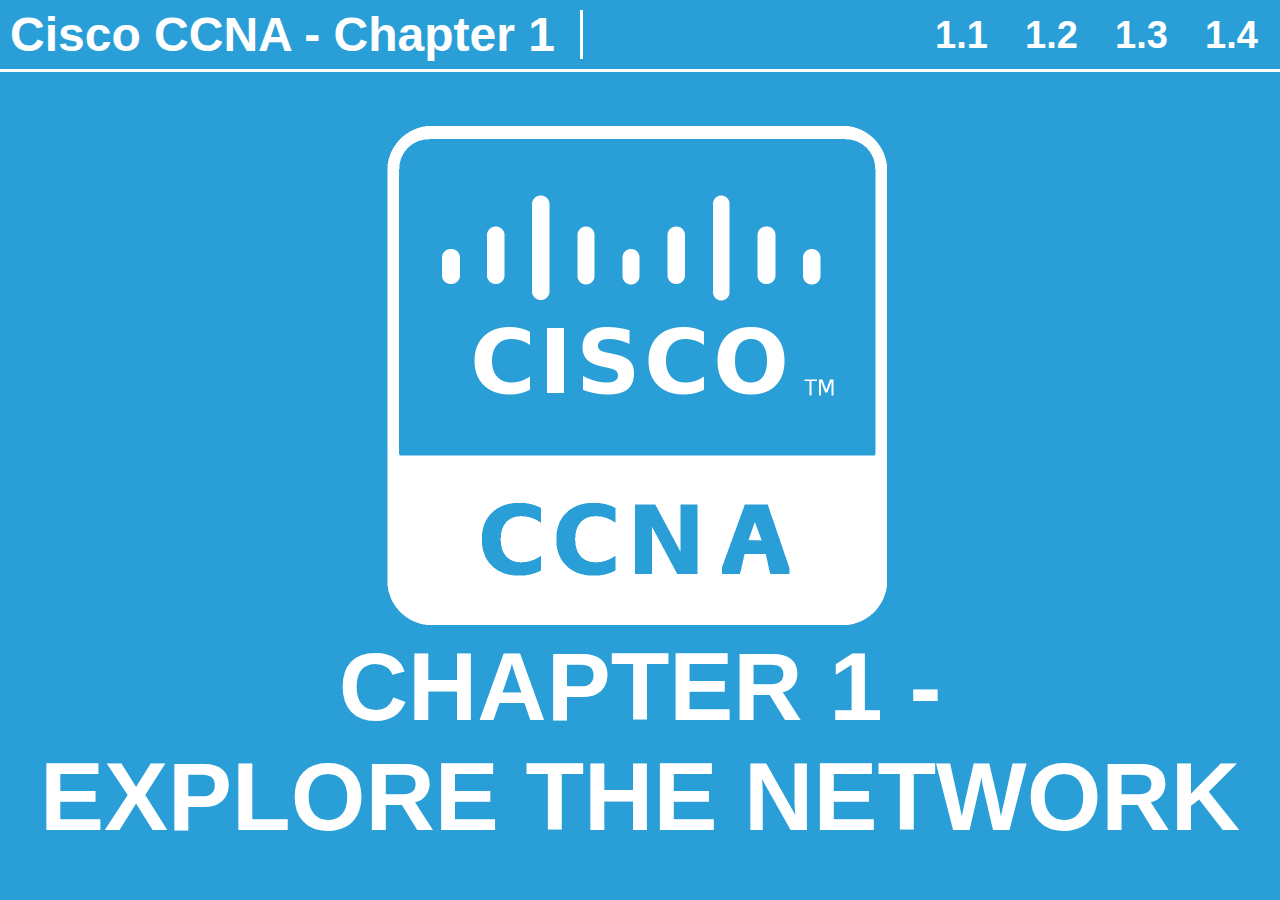
<file: CCNA_Chapter_1/index.html>
﻿<!DOCTYPE html>
<html>
<head>
    <title>Cisco CCNA - Chapter 1</title>
    <meta http-equiv="Content-Type" content="text/html; charset=utf-8">
    <meta name="viewport" content="width=device-width, initial-scale=1,maximum-scale=1, user-scalable=no">
    <link rel="stylesheet" href="css/columns.css" />
    <link rel="stylesheet" href="css/main.css" />
    <script src="js/jquery-1.11.3.min.js"></script>
    <script src="js/jquery.mobile.custom.js"></script>
    <script src="js/main.js"></script>
</head>
<body>
    <div class="navbar">
        <h1>Cisco CCNA - Chapter 1</h1>
        <div class="seperator"></div>
        <div class="side">
            <div data-target="4">1.4 - The Changing Network Environment</div>
            <div data-target="3">1.3 - The Network as a Platform</div>
            <div data-target="2">1.2 - LANs, WANs, and the Internet</div>
            <div data-target="1">1.1 - Globally Connected</div>
        </div>
    </div>
    <div id="slides">
		<div class="slide blue-layer" data-slide="32" data-chapter="5">
            <h2 class="title-heading center questions">Any Questions?</h2>
		</div>
        <!--
          End
          Patrick Chapter 1.4 The Changing Network Environment
        -->
		<div class="slide" data-slide="31" data-chapter="4">
            <h2 class="center title-heading">Includes the use of various protocols</h2>
            <div class="flex-container center">
                <ul>
                    <li>
                        IP
                    </li>
                    <li>
                        Open shortest Path first
                    </li>
                    <li>
                        Serial line interface protocol
                    </li>
					<li>
						Frame Relay, VLAN, Ethernet
					</li>
					<li>
						Access control lists (ACL)
					</li>
					<li>
						And others
					</li>
				</ul>
            </div>
        </div>

		<div class="slide" data-slide="30" data-chapter="4">
            <h2 class="center title-heading">CCNA Certification</h2>
            <div class="flex-12">
			<p class="sub-heading">Validates an individuals ability to:</p>
			</div>
                <ul>
                    <li>
                        Install
                    </li>
                    <li>
                        Configure
                    </li>
                    <li>
                        Operate
                    </li>
					<li>
						And troubleshoot
					</li>
					... Medium-sized route and switched networks
				</ul>
        </div>

		<div class="slide" data-slide="29" data-chapter="4">
      <div class="flex-container center">
        <div class="flex-5"></div>
        <div class="flex-10">
		      <img src="res/1.4/pyramide.png"/>
        </div>
        <div class="flex-3"></div>
      </div>
    </div>

		<div class="slide" data-slide="28" data-chapter="4">
            <h2 class="center title-heading">Cisco Network Architecture</h2>
            <div class="flex-container center">
                <ul>
                    <li>
                        Ensure the connection of any device
                    </li>
                    <li>
                        Cost efficiency
                    </li>
                    <li>
                        Improve network security, management and business processes
                    </li>
				</ul>
            </div>
        </div>




		<div class="slide" data-slide="27" data-chapter="4">
            <h2>Security Technology</h2>
            <div class="flex-container">
              <div class="flex-5">
                <!--<p class="sub-heading">The type depends on a few factors:</p>-->
                <ul>
                    <li>
                        Antivirus
                    </li>
                    <li>
                        Antispyware
                    </li>
                    <li>
                        Dedicated firewall systems
                    </li>
					<li>
						Access control lists (ACL)
					</li>
					<li>
						Intrusion prevention systems
					</li>
					<li>
						Virtual private networks
					</li>
                </ul>
              </div>
            <div class="flex-3">
              <img src="res/1.4/Security Solutions.png" />
            </div>
          </div>
        </div>

		<div class="slide" data-slide="26" data-chapter="4">
            <h2 class="center title-heading">Threats to Networks</h2>
                <ul>
                    <li>
                        Viruses, worms and trojan horses
                    </li>
                    <li>
                        Spyware and adware
                    </li>
                    <li>
                        Zero-day-attacks
                    </li>
					<li>
						Hacker attacks
					</li>
					<li>
						Denial of service Attacks
					</li>
					<li>
						Data Intersection and theft / Identity theft
					</li>
                </ul>

        </div>




		<div class="slide" data-slide="25" data-chapter="4">
            <h2>House Technology</h2>
            <div class="flex-container">
              <div class="flex-5">
                <!--<p class="sub-heading">The type depends on a few factors:</p>-->
                <ul>
                    <li>
                        Smart Home Technology
                    </li>
                    <li>
                        Powerline Technology
                    </li>
                    <li>
                        WISP Technology and WBS
                    </li>
                </ul>
              </div>
            <div class="flex-3">
              <img src="res/1.4/Housetechnology.png" />
            </div>
          </div>
        </div>





		<div class="slide" data-slide="24" data-chapter="4">
            <h2>New Trends</h2>
            <div class="flex-container">
              <div class="flex-5">
                <!--<p class="sub-heading">The type depends on a few factors:</p>-->
                <ul>
                    <li>
                        Bring Your Own Device
                    </li>
                    <li>
                        Online Collaboration
                    </li>
                    <li>
                        Video communications
                    </li>
                    <li>
                        Cloud computing
                    </li>
                </ul>
              </div>
            <div class="flex-3">
              <img src="res/1.4/New Trends.png" />
            </div>
          </div>
        </div>

        <div class="slide blue-layer" data-slide="23" data-chapter="4">
            <h2 class="title-heading center">Chapter 1.4 - The Changing Network Environment</h2>
            <div class="flex-container center">
                <ul class="title-list">
                    <li>New Trends</li>
                    <li>House Technologys</li>
                    <li>Threats to Networks</li>
                    <li>Security Technology</li>
                    <li>CCNA Certification</li>
                    <li>Includes the use of various protocols</li>
                </ul>
            </div>
        </div>

        <!--
          Start
          David Chapter 1.4 The Changing Network Environment
        -->

        <!--
          End
          Patrick Chapter 1.3 The Network as a Platform
        -->

        <div class="slide" data-slide="22" data-chapter="3">
            <h2>Reliable Network</h2>
            <div class="flex-container">
                <div class="flex-12">
                    <p class="sub-heading">Security</p>
                </div>
            </div>
            <div class="flex-container">
                <div class="flex-1"></div>
                <div class="flex-10">
                    <img src="res/1.3/security.jpg" />
                </div>
                <div class="flex-1"></div>
            </div>
        </div>
        <div class="slide" data-slide="21" data-chapter="3">
            <h2>Reliable Network</h2>
            <div class="flex-container">
                <div class="flex-12">
                    <p class="sub-heading">Quality of Service</p>
                </div>
            </div>
            <div class="flex-container">
                <div class="flex-1"></div>
                <div class="flex-10">
                    <img src="res/1.3/qos.jpg" />
                </div>
                <div class="flex-1"></div>
            </div>
        </div>
        <div class="slide" data-slide="20" data-chapter="3">
            <h2>Reliable Network</h2>
            <div class="flex-container">
                <div class="flex-12">
                    <p class="sub-heading">Scalability</p>
                </div>
            </div>
            <div class="flex-container">
                <div class="flex-1"></div>
                <div class="flex-10">
                    <img src="res/1.3/scalability.jpg" />
                </div>
                <div class="flex-1"></div>
            </div>
        </div>
        <div class="slide" data-slide="19" data-chapter="3">
            <h2>Reliable Network</h2>
            <div class="flex-container">
                <div class="flex-12">
                    <p class="sub-heading">Fault tolerance</p>
                </div>
            </div>
            <div class="flex-container">
                <div class="flex-1"></div>
                <div class="flex-10">
                    <img src="res/1.3/fault tolerance.jpg" />
                </div>
                <div class="flex-1"></div>
            </div>
        </div>
        <div class="slide" data-slide="18" data-chapter="3">
            <h2>Reliable Network</h2>
            <div class="flex-container">
                <div class="flex-12">
                    <p class="sub-heading">A Reliable Network consists of:</p>
                    <img src="res/1.3/reliable networks.jpg" />
                </div>
            </div>
        </div>
        <div class="slide" data-slide="17" data-chapter="3">
            <h2>Converged Networks</h2>
            <div class="flex-container">
                <div class="flex-6">
                    <p>Networks then (Multiple services - multiple networks)</p>
                    <img src="res/1.3/then.jpg" />
                </div>
                <div class="flex-6">
                    <p>Networks now (Multiple services - one network)</p>
                    <img src="res/1.3/now.jpg" />
                </div>
            </div>
        </div>
        <div class="slide blue-layer" data-slide="16" data-chapter="3">
            <h2 class="title-heading center">Chapter 1.3 - The Network as a Platform</h2>
            <div class="flex-container center">
                <ul class="title-list">
                    <li>
                        Converged Networks
                    </li>
                    <li>
                        Reliable Network
                    </li>
                </ul>
            </div>
        </div>

        <!--
          Start
          Patrick Chapter 1.3 The Network as a Platform
        -->

        <!--
          Lukas Chapter 1.2 Lans, WANs and the Internet
          End
        -->

        <div class="slide" data-slide="15" data-chapter="2">
            <h2>Local Area Network (LAN)</h2>
            <ul>
                <li>used for small geographical areas</li>
                <li>connects end devices in a limited area
                  <ul>
                    <li>school, office building, home, ...</li>
                  </ul>
                </li>
                <li>provide high speed bandwidth</li>
                <li>administrated by a single person or organisation</li>
            </ul>
            <h2>Wide Area Network (WAN)</h2>
            <ul>
                <li>used for wide geographical areas</li>
                <li>managed by ISPs</li>
                <li>interconnect LANs over wide geographical areas
                  <ul>
                    <li>cities, states, countries, ...</li>
                  </ul>
                </li>
            </ul>
        </div>
        <div class="slide" data-slide="14" data-chapter="2">
            <h2>Types of Networks</h2>
            <div class="flex-container">
              <div class="flex-5">
                <p class="sub-heading">The type depends on a few factors:</p>
                <ul>
                    <li>Size of the area that need to be covered</li>
                    <li>Number of users</li>
                    <li>Number and types of different services</li>
                    <li>Area of responsibility</li>
                </ul>
                <ul>
                    <li>Most common types
                      <ul>
                          <li>LAN</li>
                          <li>WAN</li>
                      </ul>
                    </li>
                </ul>
              </div>
            <div class="flex-3">
              <img src="res/1.2/lanwan.jpg" />
            </div>
          </div>
        </div>
        <div class="slide" data-slide="13" data-chapter="2">
            <h2>Topology diagrams</h2>
            <div class="flex-container">
                <div class="flex-6">
                  <ul>
                    <li>easy way to represent a network</li>
                    <li>plan of the network structure</li>
                  </ul>
                    <p class="sub-heading">Toloplogy diagrams:</p>
                    <ul>
                        <li>Physical topology diagram
                          <ul>
                            <li>physical location</li>
                          </ul>
                        </li>
                        <li>Logical topology diagram
                          <ul>
                            <li>devices, ports and adressing scheme</li>
                          </ul>
                        </li>
                    </ul>
                </div>
                <div class="flex-6">
                    <img src="res/1.2/topologies.jpg" />
                </div>
            </div>
        </div>
        <div class="slide" data-slide="12" data-chapter="2">
            <h2>Network Media</h2>
            <div class="flex-container">
              <div class="flex-6">
                <ul>
                  <li>medium that transmit the data</li>
                </ul>
                <p class="sub-heading">Today common methods:</p>
                <ul>
                    <li>Metallic wires within cables</li>
                    <li>Glass or plastic fibers</li>
                    <li>Wireless transmission</li>
                </ul>

                <p class="sub-heading">Criteria to choose the network media:</p>
                <ul>
                    <li>In which enviroment will the media be installed?</li>
                    <li>What is the amount of data at which it must be transmitted?</li>
                    <li>What are the costs of the media and installation?</li>
                    <li>What is the maximum distance?</li>
                </ul>
              </div>
              <div class="flex-2">
                <img src="res/1.2/cable-media.jpg" />
              </div>
            </div>
        </div>
        <div class="slide" data-slide="11" data-chapter="2">
            <h2>Intermediary Network Devices</h2>
            <ul>
                <li>connects end devices up to a network
                  <ul>
                    <li>individual network</li>
                  </ul>
                </li>
                <li>connects multiple individual networks
                  <ul>
                    <li>internetwork</li>
                  </ul>
                </li>
                <li>provide connectivity</li>
                <li>ensure that data flows across the network</li>
            </ul>
            <div class="flex-container">
                <div class="flex-6">
                    <img src="res/1.2/intermediary-devices.jpg" />
                </div>
            </div>
        </div>
        <div class="slide" data-slide="10" data-chapter="2">
            <h2>End Devices</h2>
            <ul>
                <li>two categories
                  <ul>
                    <li>source device</li>
                    <li>destination device</li>
                  </ul></li>
                <li>most poeple are familiar</li>
            </ul>
            <div class="flex-container">
                <div class="flex-8">
                    <img src="res/1.2/end-devices.jpg" />
                </div>
            </div>
        </div>
        <div class="slide" data-slide="9" data-chapter="2">
            <h2>Network Components</h2>
            <ul>
              <li>transmit data</li>
            </ul>

            <div class="flex-container">
                <div class="flex-4">
                    <p class="sub-heading">Devices:</p>
                    <ul>
                      <li>physical elements</li>
                      <li>called hardware</li>
                      <li>pc, switch, router, ...</li>
                    </ul>
                </div>
                <div class="flex-4">
                    <p class="sub-heading">Media:</p>
                    <ul>
                      <li>transmission medium</li>
                      <li>two technologies cable- and wireless media</li>
                    </ul>
                </div>
                <div class="flex-4">
                    <p class="sub-heading">Services:</p>
                    <ul>
                      <li>applications used of the network</li>
                      <li>email- or web hosting, ...</li>
                    </ul>
                </div>
            </div>
        </div>
        <div class="slide blue-layer" data-slide="8" data-chapter="2">
            <h2 class="center title-heading">Chapter 1.2 - LANs, WANs and the Internet</h2>
            <div class="flex-container center">
            <ul class="title-list">
                <li>Network Components</li>
                <li>End Devices</li>
                <li>Intermediary Network Devices</li>
                <li>Network Media</li>
                <li>Topology diagrams</li>
                <li>Types of Networks</li>
                <li>LAN and WAN</li>
            </ul>
          </div>
        </div>

        <!--
          Start
          Lukas Chapter 1.2 Lans, WANs and the Internet
        -->

        <!--
          Start
          Patrick Chapter 1.1 Globally Connected
        -->

        <div class="slide" data-slide="7" data-chapter="1">
            <h2>Providing Resources in a Network</h2>
            <p>In a Peer to Peer network a computer is server and client at the same time</p>
            <div class="flex-container">
                <div class="flex-6">
                    <p class="sub-heading">Advantages of Peer to Peer</p>
                    <ul>
                        <li>Easy to set up</li>
                        <li>Less complexity</li>
                        <li>Lower cost since network devices and dedicated servers may not be required</li>
                        <li>Can be used for simple tasks such as transferring files and sharing printers</li>
                    </ul>
                </div>
                <div class="flex-6">
                    <p class="sub-heading">Disadvantages of Peer to Peer</p>
                    <ul>
                        <li>No centralized administration</li>
                        <li>Not as secure</li>
                        <li>Not scalable</li>
                        <li>All devices may act as both clients and servers which can slow their performance</li>
                    </ul>
                </div>
            </div>
        </div>
        <div class="slide" data-slide="6" data-chapter="1">
            <h2>Providing Resources in a Network</h2>
            <div class="flex-container">
                <div class="flex-6">
                    <p>A Network consists of servers and clients</p>
                    <p class="sub-heading">Server:</p>
                    <ul>
                        <li>Computers with software to provide information</li>
                    </ul>
                    <p class="sub-heading">Client:</p>
                    <ul>
                        <li>Computers with software that enable them to request display things obtained from the server</li>
                    </ul>
                </div>
                <div class="flex-6">
                    <p class="sub-heading">A network could look like this:</p>
                    <img src="res/1.1/Network.jpg" />
                </div>
            </div>
        </div>
        <div class="slide" data-slide="5" data-chapter="1">
            <h2>Providing Resources in a Network</h2>
            <p class="sub-heading">There are many networks in many different sizes:</p>
            <div class="flex-container">
                <div class="flex-3">
                    <img class="flex-3" src="res/1.1/Small home networks.jpg" />
                    <p>Small Home Networks</p>
                </div>
                <div class="flex-3">
                    <img class="flex-3" src="res/1.1/Office networks.jpg" />
                    <p>Small Office/Home Office Networks</p>
                </div>
                <div class="flex-3">
                    <img class="flex-3" src="res/1.1/Mediumlarge networks.jpg" />
                    <p>Medium to Large Networks</p>
                </div>
                <div class="flex-3">
                    <img class="flex-3" src="res/1.1/Worldwide Networks.jpg" />
                    <p>World Wide Networks</p>
                </div>
            </div>
        </div>
        <div class="slide" data-slide="4" data-chapter="1">
            <h2>Networking Today</h2>
            <ul>
                <li>Today communicating over networks is quite common</li>
                <li>15-20 years ago there was no internet</li>
                <li>Now it's possible to easily communicate with people all over the world</li>
                <li>
                    The way of learning changed:
                    <ul>
                        <li>Research without huge lexika</li>
                        <li>Easy access to newest information</li>
                        <li>Remote lessons</li>
                    </ul>
                </li>
                <li>
                    The way we work changed:
                    <ul>
                        <li>Further education online</li>
                        <li>You can work from home</li>
                    </ul>
                </li>
                <li>The way we play games changed</li>
            </ul>
        </div>
        <div class="slide blue-layer" data-slide="3" data-chapter="1">
            <h2 class="title-heading center">Chapter 1.1 - Globally Connected</h2>
            <div class="flex-container center">
                <ul class="title-list">
                    <li>
                        Networking Today
                    </li>
                    <li>
                        Providing Resources in a Network
                    </li>
                </ul>
            </div>
        </div>

        <!--
          Start
          Patrick Chapter 1.1 Globally Connected
        -->

        

        <div class="slide blue-layer" data-slide="2" data-chapter="0">
          <h2 class="title-heading center">Table of contents</h2>
          <div class="flex-container center">
              <ul class="title-list">
                  <li>Chapter 1.1 - Globally Connected</li>
                  <li>Chapter 1.2 - LANs, WANs, and the Internet</li>
                  <li>Chapter 1.3 - The Network as a Platform</li>
                  <li>Chapter 1.4 - The Changing Network Environment</li>
              </ul>
          </div>
        </div>
        <div class="slide blue-layer" data-slide="1" data-chapter="0">
            <h2 class="title-heading center questions"><a>http://SirPatagon.github.io</a></h2>
        </div>
        <div class="slide" data-slide="0" data-chapter="0">
            <div data-role="main" class="intro">
                <img src="res/titleLogoBest.png" />
                <h1>Chapter 1 -</h1>
                <h1>Explore the Network</h1>
            </div>
        </div>
    </div>

</body>
</html>
</file>
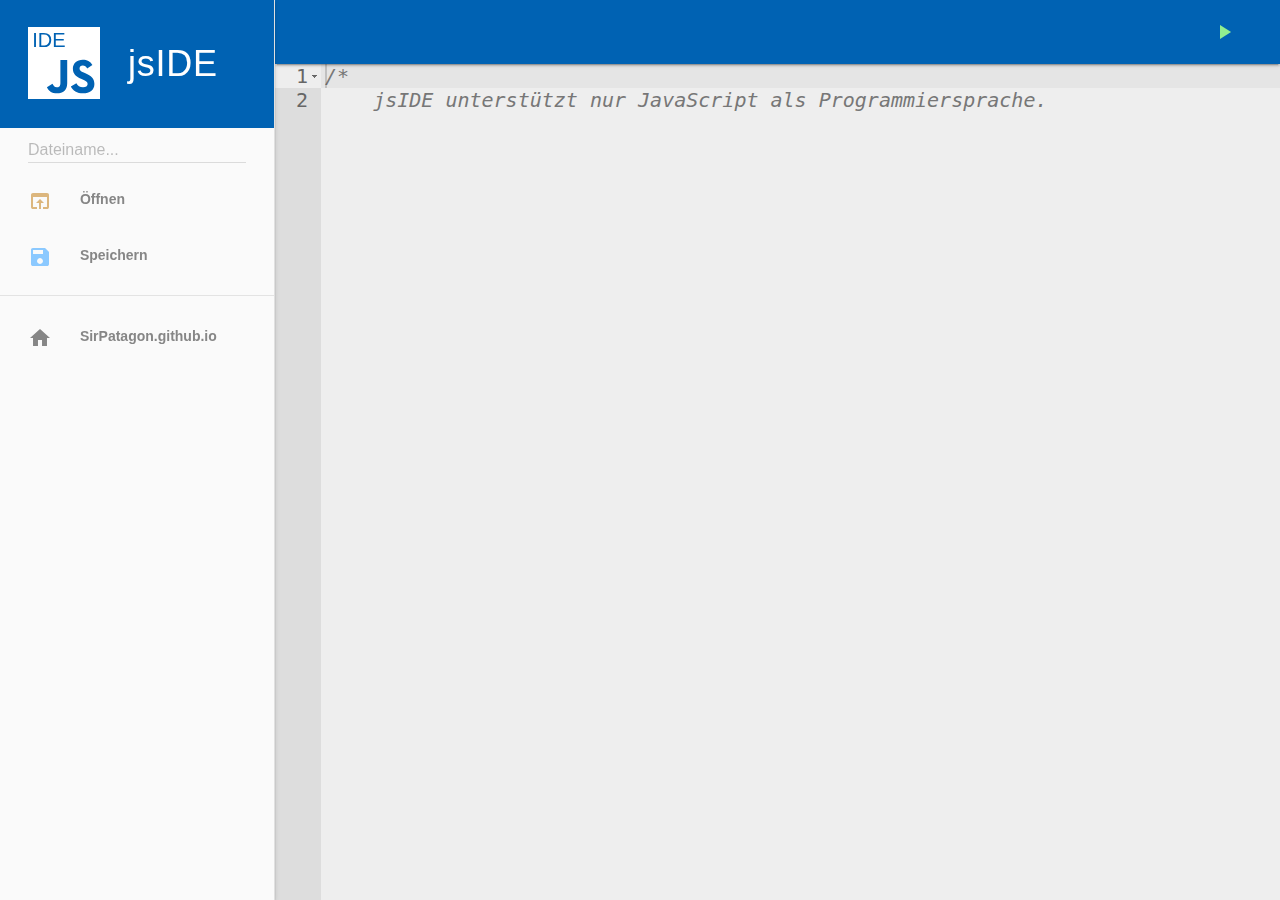
<file: jsIDE/index.html>
﻿<!DOCTYPE html>
<html>
<head>
    <link rel="stylesheet" href="../CSS/normalize.css" />
    <link rel="stylesheet" href="../MaterialDesign/material.min.css" />
    <link rel="stylesheet" href="../CSS/MaterialDesignOverrides.css" />
    <link rel="stylesheet" href="./style/base.css" />
    <script src="../MaterialDesign/material.min.js"></script>
    <script src="../JavaScript/jquery-3.1.1.min.js"></script>
    <script src="./3rd_party/Ace/ace.js" type="text/javascript" charset="utf-8"></script>
    <script src="./js/init.js"></script>
    <script src="./js/events.js"></script>
    <link rel="stylesheet" href="https://fonts.googleapis.com/icon?family=Material+Icons" />
    <meta name="viewport" content="width=device-width, initial-scale=1.0">
    <meta http-equiv="Content-Type" content="text/html; charset=utf-8">
</head>
<body>
    <div class="mdl-layout mdl-js-layout mdl-layout--fixed-drawer mdl-layout--fixed-header">

        <!--Navbar-->
        <header class="mdl-layout__header">
            <div class="mdl-layout__header-row">
                <!-- Title -->
                <span class="mdl-layout-title">
                    jsIDE
                </span>

                <!-- Launch Button -->
                <div class="mdl-layout-spacer"></div>
                <button id="btOpenConsole" class="mdl-button mdl-js-button mdl-js-ripple-effect mdl-button--icon">
                    <i class="material-icons" style="color:lightgreen;">play_arrow</i>
                </button>
            </div>
        </header>

        <!--Sidebar-->
        <div class="mdl-layout__drawer">
            <span class="mdl-layout-title">
                <img src="../Resources/Other/SVG/jsIDE.svg" />
                jsIDE
            </span>
            <nav class="mdl-navigation">
                <div class="mdl-textfield js-filename mdl-js-textfield">
                    <input class="mdl-textfield__input" type="text" id="tbFileName">
                    <label class="mdl-textfield__label" for="sample1">Dateiname...</label>
                </div>
                <a id="aOpenFile" class="mdl-navigation__link mdl-js-ripple-effect" href="#">
                    <span class="mdl-ripple"></span>
                    <i class="material-icons" style="color: #D7AC6A;">open_in_browser</i>
                    <span>Öffnen</span>
                    <input type="file" id="openFileDlg" hidden="hidden" accept="application/javascript"/>
                </a>
                <a id="aSaveFile" class="mdl-navigation__link mdl-js-ripple-effect" href="#">
                    <span class="mdl-ripple"></span>
                    <i class="material-icons" style="color: #7AC1FF;">save</i>
                    <span>Speichern</span>
                </a>
                <div class="mdl-navigation__separator"></div>
                <a class="mdl-navigation__link mdl-js-ripple-effect" href="../index.html">
                    <span class="mdl-ripple"></span>
                    <i class="material-icons">home</i>
                    <span>SirPatagon.github.io</span>
                </a>
            </nav>
        </div>

        <!--Content-->
        <main class="mdl-layout__content">
            <div class="page-content">
                <div id="editor">/*
    jsIDE unterstützt nur JavaScript als Programmiersprache.
    Installiert ist zusätzlich jQuery 3.1.1.

    Funktionen:
        main() -> Wird als allererstes aufgerufen
        write(str) -> Gibt Text aus
        writeln(str) -> Gibt Text aus und fügt eine neue Zeile hinzu
        readln(title) -> Fordert den User zur Eingabe auf. Gibt Eingabe zurück.
        clr() -> Löscht den Bildschirminhalt.
*/

function main() {
    writeln("Willkommen bei jsIDE!\n");
    var name = readln("Wie heißt du?");
    writeln("\nHallo, " + name + "!");
}</div>
            </div>
        </main>
    </div>

    <!--Konsole-->
    <div id="Console" class="mdl-layout mdl-js-layout mdl-layout--fixed-header">

        <header class="mdl-layout__header">
            <div class="mdl-layout__header-row">
                <div aria-expanded="false" id="btCloseConsole" role="button" tabindex="0" class="mdl-layout__drawer-button" data-vivaldi-spatnav-clickable="1"><i class="material-icons">arrow_back</i></div>
                <!-- Title -->
                <span class="mdl-layout-title console-title">Konsole</span>
            </div>
        </header>

        <main class="mdl-layout__content">
            <div class="page-content">
                <div class="console-core">
                    jsIDE [Version 0.2]<br />
                </div>
            </div>
        </main>
    </div>
</body>
</html>
</file>
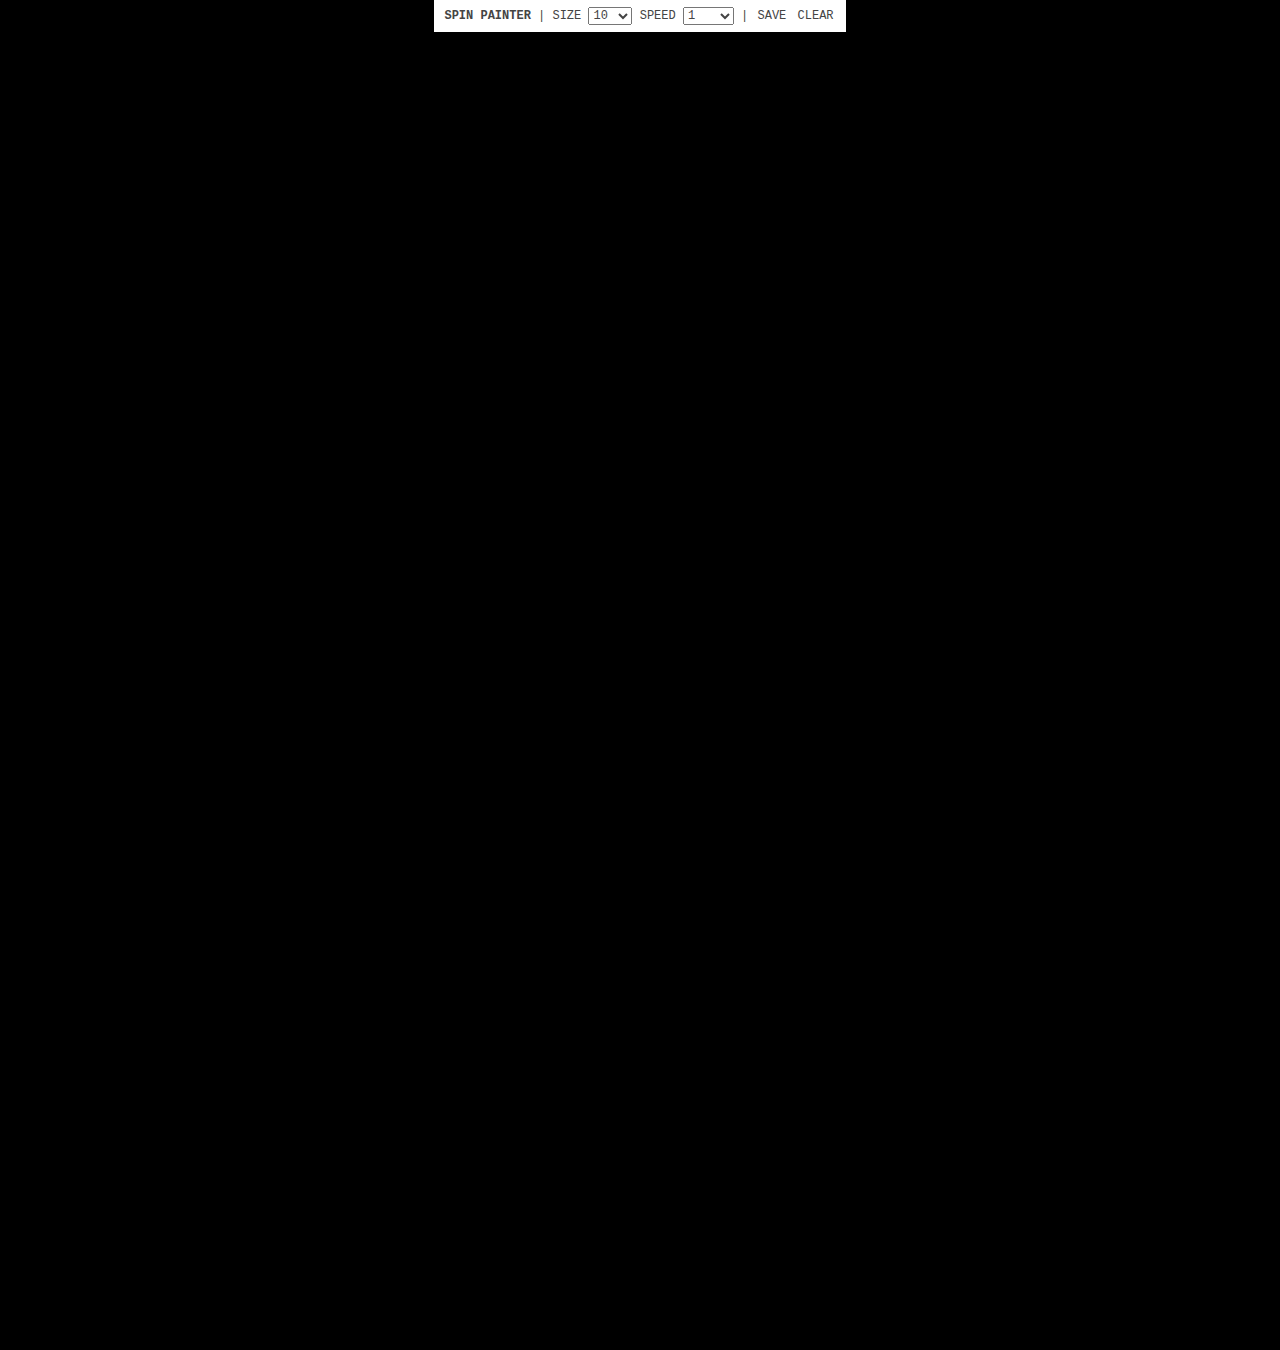
<file: Spin Painter/index.html>
﻿<!-- saved from url=(0045)http://mrdoob.com/lab/javascript/spinpainter/ -->
<html>
<head>
    <meta http-equiv="Content-Type" content="text/html; charset=UTF-8">
    <meta name="viewport" content="width=device-width, user-scalable=no, minimum-scale=1.0, maximum-scale=1.0">
    <title>Spin Painter</title>
    <style>
        * {
            color: #444;
            font-family: Monospace;
            font-size: 12px;
        }

        body {
            margin: 0;
            background: #000;
            overflow: hidden;
        }

        button {
            border: 0;
            padding: 2px;
            background: transparent;
            text-transform: uppercase;
            cursor: pointer;
            outline: 0;
        }

            button:hover {
                text-decoration: underline;
            }

        #canvas {
            position: absolute;
            cursor: crosshair;
        }

        #header {
            position: absolute;
            width: 100%;
            text-align: center;
        }

        #menu {
            display: inline-block;
            padding: 7px 10px;
            background-color: #fff;
            text-transform: uppercase;
        }

        @media all and ( max-width: 450px ) {
            #title {
                display: none;
            }
        }
    </style>
</head>
<body>
    <canvas id="canvas" width="3776" height="1902" style="left: -944px; top: -475.5px;"></canvas>
    <div id="header">
        <div id="menu">
            <span id="title"><strong>Spin Painter</strong> | </span>
            Size
            <select onchange="setSize( this.value )">
                <option>1</option>
                <option>5</option>
                <option selected="">10</option>
                <option>50</option>
                <option>100</option>
            </select>
            Speed
            <select onchange="setSpeed( this.value )">
                <!--option>1</option>
                <option>10</option>
                <option selected="">20</option>
                <option>40</option>
                <option>80</option>
                <option>100</option>
                <option>200</option-->
		<option>1</option>
		<option>2</option>
		<option>4</option>
		<option>8</option>
		<option>16</option>
		<option>32</option>
		<option>64</option>
		<option>128</option>
		<option>256</option>
		<option>512</option>
		<option>1024</option>
		<option>2048</option>
            </select>
            |
            <button onclick="saveCanvas()">Save</button>
            <button onclick="clearCanvas()">Clear</button>
        </div>
    </div>
    <script>

        var width = window.innerWidth * 2;
        var height = window.innerHeight * 2;

        var canvas = document.getElementById('canvas');
        canvas.width = width;
        canvas.height = height;
        canvas.style.left = (window.innerWidth - canvas.width) / 2;
        canvas.style.top = (window.innerHeight - canvas.height) / 2;

        var context = canvas.getContext('2d');

        var size = 10, speed = 0.2;

        var rectangle = canvas.getBoundingClientRect();
        var touches = [];

        //

        document.addEventListener('mousemove', function (event) {

            if (touches.length) touches = [event];

        });

        canvas.addEventListener('mousedown', function (event) {

            event.preventDefault();

            touches = [event];

        });

        canvas.addEventListener('mouseup', function (event) {

            touches = [];

        });

        canvas.addEventListener('touchstart', function (event) {

            event.preventDefault();

            touches = event.touches;

        });

        canvas.addEventListener('touchmove', function (event) {

            event.preventDefault();

            touches = event.touches;

        });

        canvas.addEventListener('touchend', function (event) {

            event.preventDefault();

            touches = event.touches;

        });

        //

        function setSize(value) {

            size = value;

        }

        function setSpeed(value) {

            speed = value / 100;

        }

        function saveCanvas() {

            var canvas2 = document.createElement('canvas');
            canvas2.width = width;
            canvas2.height = height;

            var context2 = canvas2.getContext('2d');
            context2.fillStyle = 'black';
            context2.fillRect(0, 0, width, height);
            context2.drawImage(canvas, 0, 0);

            var link = document.createElement('a');
            link.href = canvas2.toDataURL();
            link.download = 'image.png';
            link.target = '_blank';
            link.click();

        }

        function clearCanvas() {

            context.clearRect(0, 0, width, height);

        }

        //

        function rand() {

            return Math.floor(Math.random() * 255/* * 255*/);

        }

        function animate() {

            requestAnimationFrame(animate);

            //

            for (var i = 0; i < touches.length; i++) {

                var touch = touches[i];

                var x = touch.clientX - rectangle.left;
                var y = touch.clientY - rectangle.top;

                context.beginPath();
                context.arc(x, y, size, 0, Math.PI * 2);

                //context.fillStyle = 'rgb(' + [rand(), rand(), rand()].toString() + ')';
                //context.fillStyle = 'rgba(' + [rand(), rand(), rand(), rand()].toString() + ')';
                switch (rand() % 4) {
                    case 0:
                        context.fillStyle = 'red';
                        break;
                    case 1:
                        context.fillStyle = 'blue';
                        break;
                    case 2:
                        context.fillStyle = 'green';
                        break;
                    case 3:
                        context.fillStyle = 'yellow';
                        break;
                    default:
                        break;
                }

                context.fill();

            }

            context.save();
            context.translate(width / 2, height / 2);
            context.rotate(speed);
            context.drawImage(canvas, -width / 2, -height / 2);
            context.restore();

        }

        requestAnimationFrame(animate);

    </script>

</body>
</html>
</file>
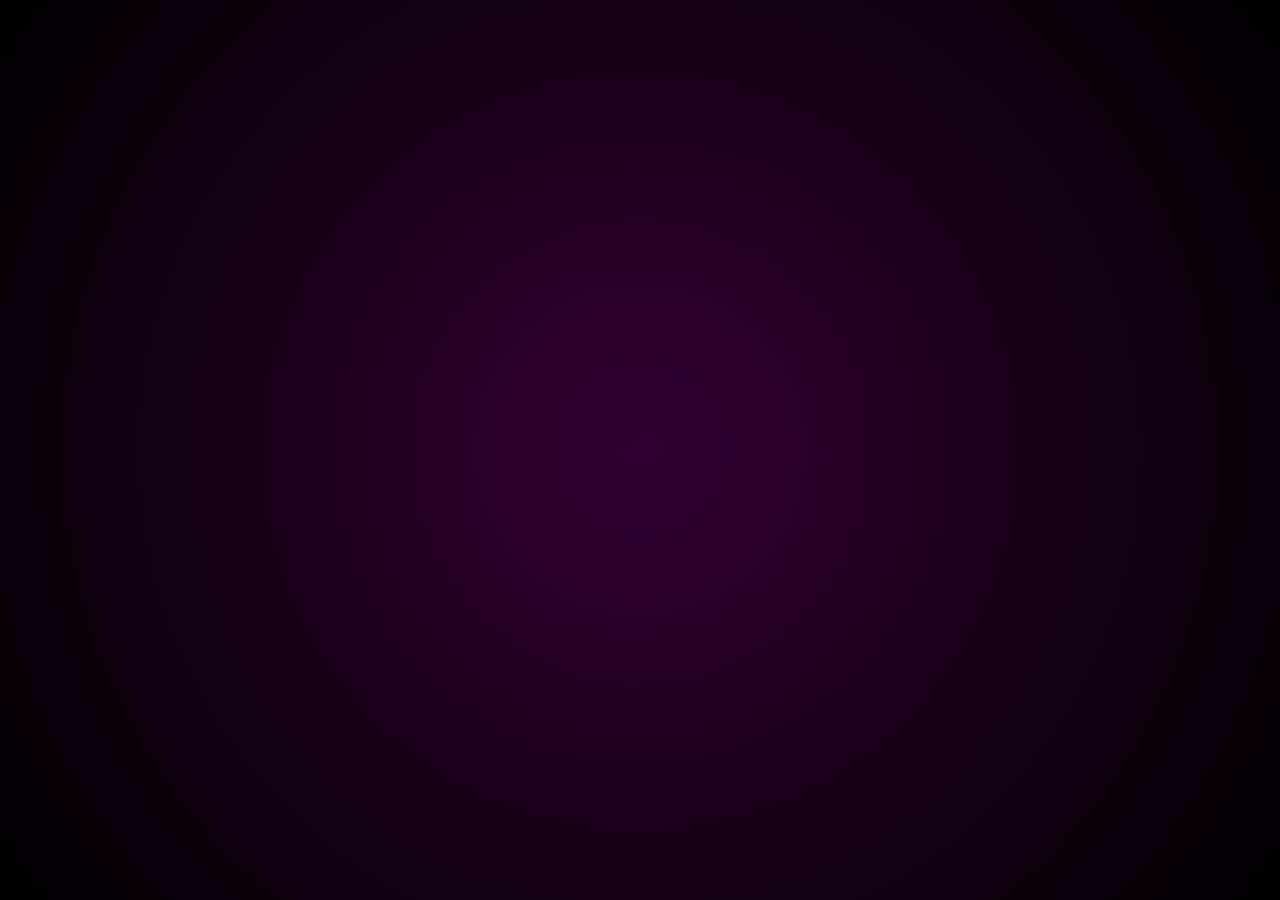
<file: WIP/index.html>
<!doctype html><html lang=""><head><meta charset="utf-8"><meta http-equiv="X-UA-Compatible" content="IE=edge"><meta name="viewport" content="width=device-width,initial-scale=1"><link rel="icon" href="/WIP/favicon.ico"><title>sirpatagon.net</title><script defer="defer" src="/WIP/js/chunk-vendors.f8dfa16a.js"></script><script defer="defer" src="/WIP/js/app.caedcf9e.js"></script><link href="/WIP/css/app.53808f9b.css" rel="stylesheet"></head><body><noscript><strong>We're sorry but sirpatagon.net doesn't work properly without JavaScript enabled. Please enable it to continue.</strong></noscript><div id="app"></div></body></html>
</file>
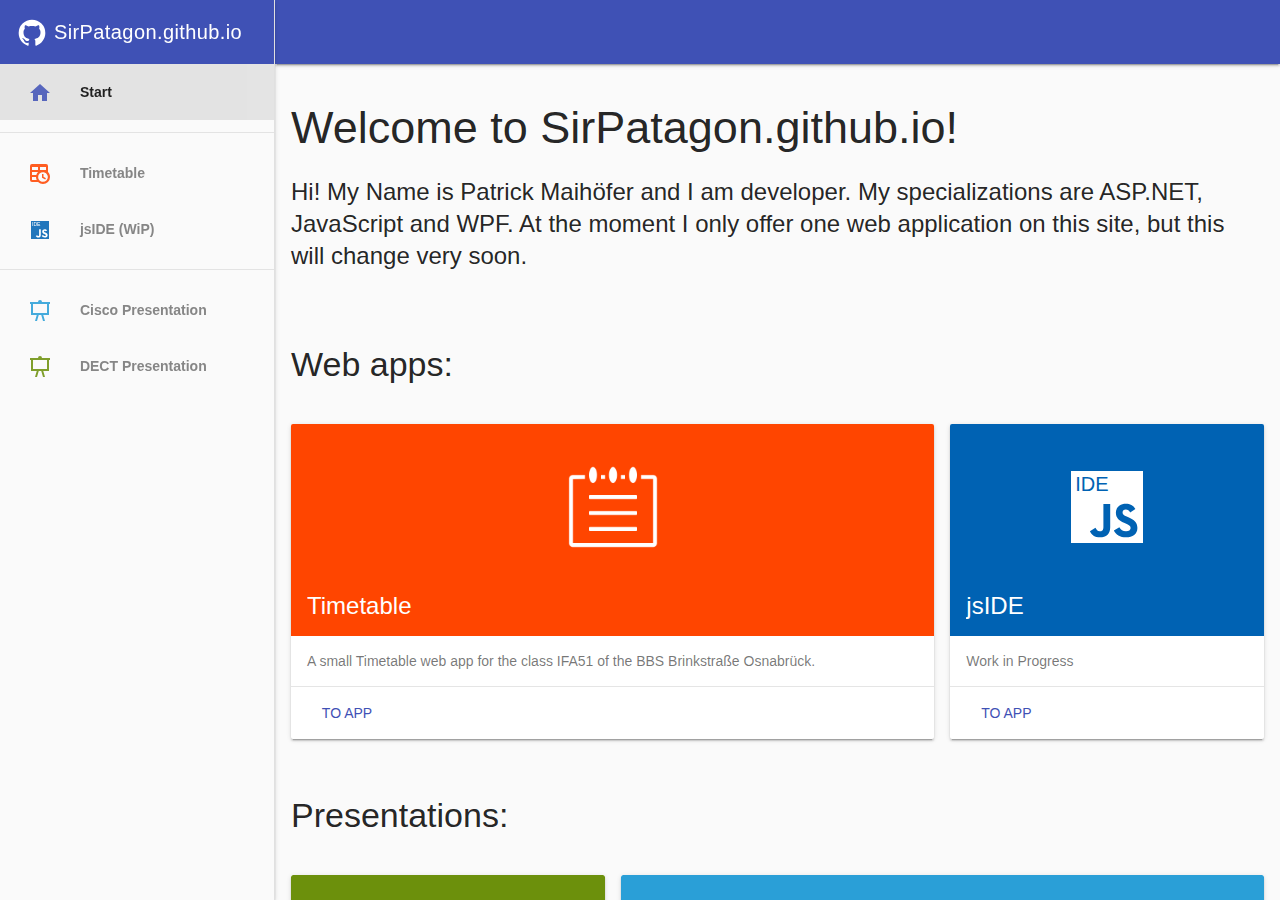
<file: index - Kopie.html>
﻿<!DOCTYPE html>
<html>
<head>
    <link rel="stylesheet" href="./CSS/normalize.css" />
    <link rel="stylesheet" href="./MaterialDesign/material.min.css">
    <link rel="stylesheet" href="./CSS/MaterialDesignOverrides.css" />
    <link rel="stylesheet" href="./CSS/main.css" />
    <meta http-equiv="Content-Type" content="text/html; charset=utf-8">
    <script src="./MaterialDesign/material.min.js"></script>
    <script src="./JavaScript/jquery-3.1.1.min.js"></script>
    <script src="./lang/languages.js"></script>
    <link rel="stylesheet" href="https://fonts.googleapis.com/icon?family=Material+Icons">
    <meta name="viewport" content="width=device-width, initial-scale=1.0">
</head>
<body>
    <div class="mdl-layout mdl-js-layout mdl-layout--fixed-drawer mdl-layout--fixed-header">

        <!--Navbar-->
        <header class="mdl-layout__header">
            <div class="mdl-layout__header-row">
                <!-- Title -->
                <span class="mdl-layout-title" data-res="pageTitle">SirPatagon.github.io</span>
                <!-- Add spacer, to align navigation to the right -->
                <div class="mdl-layout-spacer"></div>
            </div>
        </header>

        <!--Sidebar-->
        <div class="mdl-layout__drawer">
            <span class="mdl-layout-title">
                <img src="Resources/ToolBarIcons/icon.svg" />
                <span data-res="pageTitle">SirPatagon.github.io</span>
            </span>
            <nav class="mdl-navigation">
                <a class="mdl-navigation__link mdl-js-ripple-effect mdl-navigation__link--current" href="">
                    <span class="mdl-ripple"></span>
                    <img src="Resources/ToolBarIcons/home.svg" />
                    <span data-res="navBarStart">Start</span>
                </a>
                <div class="mdl-navigation__separator"></div>
                <a class="mdl-navigation__link mdl-js-ripple-effect" href="Stundenplan/index.html">
                    <span class="mdl-ripple"></span>
                    <img src="Resources/ToolBarIcons/timetable.svg" />
                    <span data-res="timeTable">Stundenplan</span>
                </a>
                <a class="mdl-navigation__link mdl-js-ripple-effect" href="jsIDE/index.html">
                    <span class="mdl-ripple"></span>
                    <img src="Resources/ToolBarIcons/jsIDE.svg" />
                    <span data-res="navBarjsIDE">jsIDE (WiP)</span>
                </a>
                <div class="mdl-navigation__separator"></div>
                <a class="mdl-navigation__link mdl-js-ripple-effect" href="CCNA_Chapter_1/index.html">
                    <span class="mdl-ripple"></span>
                    <img src="Resources/ToolBarIcons/CCNA.svg" />
                    <span data-res="navBarCisco">Cisco Präsentation</span>
                </a>
                <a class="mdl-navigation__link mdl-js-ripple-effect" href="https://sway.com/kuuDM87vjZtbSRm8">
                    <span class="mdl-ripple"></span>
                    <img src="Resources/ToolBarIcons/DECT.svg" />
                    <span data-res="navBarDECT">DECT Präsentation</span>
                </a>

            </nav>
        </div>

        <!--Content-->
        <main class="mdl-layout__content">
            <div class="page-content">

                <!--Titel-->
                <div id="Titel" class="mdl-grid text-div">
                    <div class="mdl-cell mdl-cell--12-col">
                        <h2 data-res="welcomeText">Willkommen auf SirPatagon.<wbr />github.<wbr />io!</h2>
                        <h4 data-res="introText">
                            Hallo! Mein Name ist Patrick Maihöfer und ich bin Entwickler. 
                            Meine Spezialisierungen sind ASP.NET, JavaScript und WPF. 
                            Auf dieser Webseite biete ich zur Zeit nur eine Webanwendung an, 
                            was sich sehr bald ändern wird.
                        </h4>
                    </div>
                </div>

                <!--Webanwendungen-->
                <div id="Webanwendungen" class="mdl-grid text-div">
                    <div class="mdl-cell mdl-cell--12-col">
                        <h3 data-res="webApps">Webanwendungen:</h3>
                    </div>
                    <div class="mdl-cell mdl-cell--8-col">
                        <div class="mdl-card-fullwidth mdl-card-timetable mdl-card mdl-shadow--2dp">
                            <div class="mdl-card__title mdl-card--expand">
                                <h2 class="mdl-card__title-text" data-res="timeTable">Stundenplan</h2>
                            </div>
                            <div class="mdl-card__supporting-text" data-res="timeTableDesc">
                                Eine kleine Stundenplan Webanwendung für die Klasse IFA51 der BBS Brinkstraße Osnabrück.
                            </div>
                            <div class="mdl-card__actions mdl-card--border">
                                <a data-res="toAppBtn" class="mdl-button mdl-button--colored mdl-js-button mdl-js-ripple-effect" href="Stundenplan/index.html">
                                    Zur App
                                </a>
                            </div>
                        </div>
                    </div>

                    <div class="mdl-cell mdl-cell--4-col">
                        <div class="mdl-card-fullwidth mdl-card-jside mdl-card mdl-shadow--2dp">
                            <div class="mdl-card__title mdl-card--expand">
                                <h2 class="mdl-card__title-text" data-res="jsIDE">jsIDE</h2>
                            </div>
                            <div class="mdl-card__supporting-text" data-res="jsIDEDesc">
                                Work in Progress
                            </div>
                            <div class="mdl-card__actions mdl-card--border">
                                <a data-res="toAppBtn" class="mdl-button mdl-button--colored mdl-js-button mdl-js-ripple-effect" href="jsIDE/index.html">
                                    Zur App
                                </a>
                            </div>
                        </div>
                    </div>
                </div>

                <!--Webanwendungen-->
                <div id="Webanwendungen" class="mdl-grid text-div">
                    <div class="mdl-cell mdl-cell--12-col">
                        <h3 data-res="presentations">Präsentationen:</h3>
                    </div>

                    <div class="mdl-cell mdl-cell--4-col">
                        <div class="mdl-card-fullwidth mdl-card mdl-shadow--2dp">
                            <div class="mdl-card-fullwidth mdl-card-dect mdl-card mdl-shadow--2dp">
                                <div class="mdl-card__title mdl-card--expand">
                                    <h2 class="mdl-card__title-text" data-res="presentation">Präsentation</h2>
                                </div>
                                <div class="mdl-card__supporting-text" data-res="DECTDesc">
                                    IT9 Präsentation am 9.11. über DECT.
                                </div>
                                <div class="mdl-card__actions mdl-card--border">
                                    <a data-res="toPresBtn" class="mdl-button mdl-button--colored mdl-js-button mdl-js-ripple-effect" href="https://sway.com/kuuDM87vjZtbSRm8">
                                        Zur Präsentation
                                    </a>
                                </div>
                            </div>
                        </div>
                    </div>

                    <div class="mdl-cell mdl-cell--8-col">
                        <div class="mdl-card-fullwidth mdl-card mdl-shadow--2dp">
                            <div class="mdl-card-fullwidth mdl-card-presentation mdl-card mdl-shadow--2dp">
                                <div class="mdl-card__title mdl-card--expand">
                                    <h2 class="mdl-card__title-text" data-res="presentation">Präsentation</h2>
                                </div>
                                <div class="mdl-card__supporting-text" data-res="CiscoDesc">
                                    Englisch Präsentation am 19.10. über Kapitel 1 des Cisco CCNA 5.1 Kurses.
                                </div>
                                <div class="mdl-card__actions mdl-card--border">
                                    <a data-res="toPresBtn" class="mdl-button mdl-button--colored mdl-js-button mdl-js-ripple-effect" href="CCNA_Chapter_1/index.html">
                                        Zur Präsentation
                                    </a>
                                </div>
                            </div>
                        </div>
                    </div>
                </div>



                <!--Footer-->
                <footer class="mdl-mini-footer">
                    <div class="mdl-mini-footer__left-section">
                        <div class="mdl-logo" data-res="copyrightText">&copy; Patrick Maihöfer</div>
                        <!--ul class="mdl-mini-footer__link-list">
                            <li><a href="#">Help</a></li>
                            <li><a href="#">Privacy & Terms</a></li>
                        </ul-->
                    </div>
                </footer>

            </div>
        </main>
    </div>
</body>
</html>
</file>
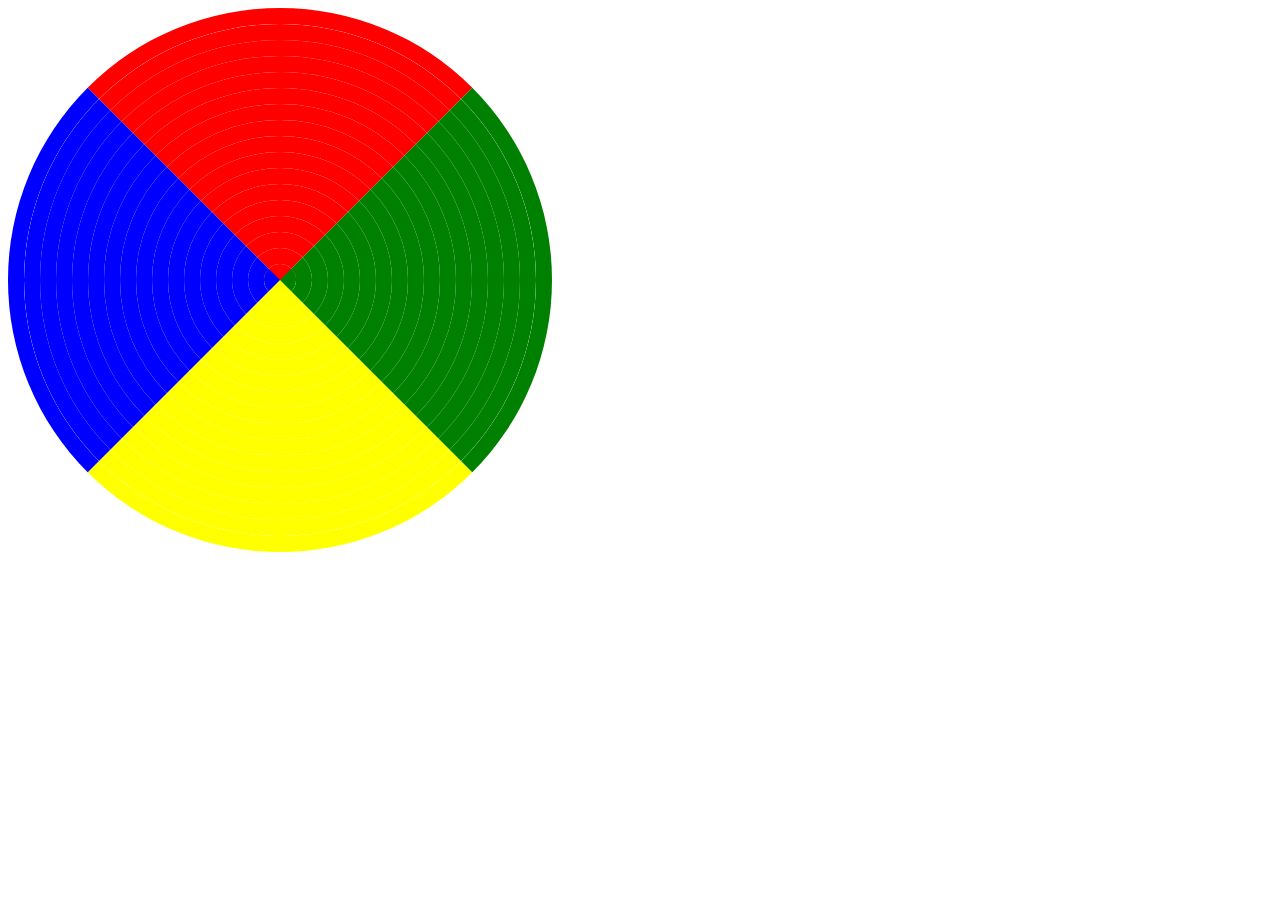
<file: test.html>
<!DOCTYPE html>
<html>
<head>
    <style>
        @keyframes spin {
            0% { transform: rotate(0deg); }
            100% { transform: rotate(360deg); }
        }

        .loader {
            border: 16px solid transparent;
            border-top: 16px solid red;
            border-right: 16px solid green;
            border-left: 16px solid blue;
            border-bottom: 16px solid yellow;
            border-radius: 50%;
            animation: spin 20s linear infinite;
            display: flex;
            align-items: stretch;
            justify-content: center;
            flex: 1 1;
        }

        .loader-content {
            height: 512px;
            width: 512px;
            overflow: hidden;
        }
/*
        .loader-2 {
            height: 482px;
            width: 482px;
        }

        .loader-3 {
            height: 452px;
            width: 452px;
        }*/
    </style>
</head>
<body>
    <div class="loader loader-content">
        <div class="loader">
            <div class="loader">
                <div class="loader">
                    <div class="loader">
                        <div class="loader">
                            <div class="loader">
                                <div class="loader">
                                    <div class="loader">
                                        <div class="loader">
                                            <div class="loader">
                                                <div class="loader">
                                                    <div class="loader">
                                                        <div class="loader">
                                                            <div class="loader">
                                                                <div class="loader">
                                                                    <div class="loader">
                                                                            
                                                                    </div> 
                                                                </div> 
                                                            </div> 
                                                        </div>
                                                    </div>
                                                </div>
                                            </div>
                                        </div> 
                                    </div>
                                </div>
                            </div>
                        </div>
                    </div>
                </div>  
            </div>
        </div>
    </div>
</body>
</html>
</file>
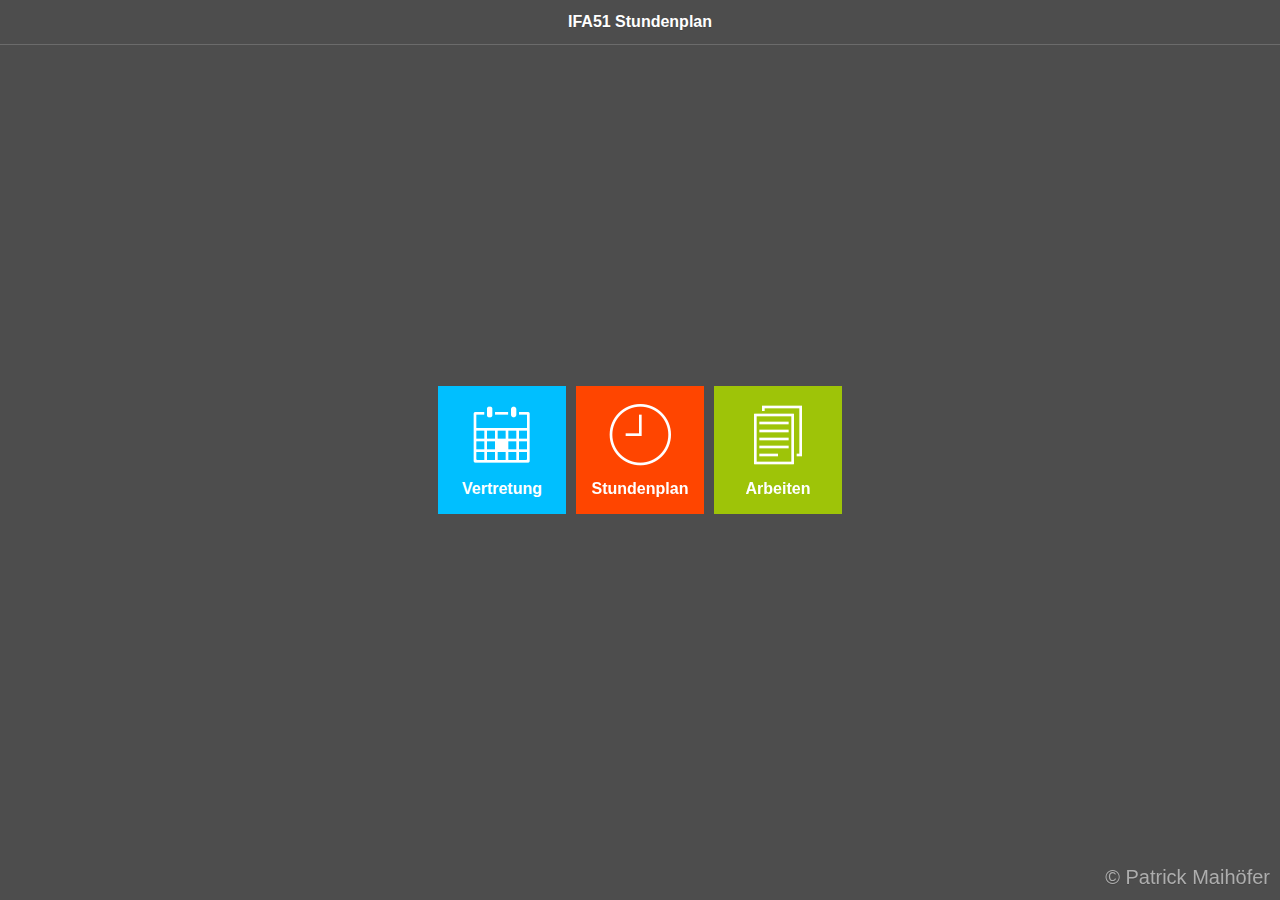
<file: Stundenplan/index - Kopie.html>
﻿<html>
<head>
    <meta charset="utf-8">
    <meta name="viewport" content="width=device-width, initial-scale=1">
    <title>IFA51 Stundenplan</title>
    <link rel="icon" type="image/vnd.microsoft.icon" href="favicon.ico"/>
    <link rel="stylesheet" href="jqm/themes/Dark.min.css" />
    <link rel="stylesheet" href="jqm/themes/jquery.mobile.icons.min.css" />
    <link rel="stylesheet" href="jqm/jquery.mobile.structure-1.4.5.min.css" />
    <link rel="stylesheet" href="Content/main.css" />
    <script src="Scripts/jquery-1.11.1.min.js"></script>
    <script src="jqm/jquery.mobile-1.4.5.min.js"></script>
    <script src="Scripts/stundenplan.js"></script>
    <script src="Scripts/vertretung.js"></script>
</head>
<body>
    <div data-role="page" id="index">
        <div class="index-div">
            <div data-role="header" data-tap-toggle="false" data-position="fixed">
                <h1>IFA51 Stundenplan</h1>
            </div>
            <div class="tile-host">
                <a class="tile blue" href="#vertretung">
                    <img src="Resources/calendar.png" />
                    Vertretung
                </a>
                <a class="tile orange" href="#stundenplan">
                    <img src="Resources/clock.png" />
                    Stundenplan
                </a>

                <a class="tile green" href="#arbeiten">
                    <img src="Resources/tests.png" />
                    Arbeiten
                </a>
            </div>
            <span class="copyright">&copy; Patrick Maihöfer</span>
        </div>
    </div>

    <div data-role="page" id="stundenplan">
        <div data-role="header" class="orange" data-tap-toggle="false" data-position="fixed">
            <a href="#index" class="ui-btn ui-icon-back ui-btn-icon-notext ">back</a>
            <h1>IFA51 Stundenplan / Stundenplan</h1>
        </div>
        <h1 class="stundenplan-title">Mittwoch</h1>
        <div class="ui-content">
            <div class="ui-bar ui-bar-a orange">
                <h3>Diese Woche</h3>
            </div>
            <div class="ui-body ui-body-a" id="dieseWoche">

            </div>
        </div>

        <div class="ui-content">
            <div class="ui-bar ui-bar-a">
                <h3>Nächste Woche</h3>
            </div>
            <div class="ui-body ui-body-a" id="naechsteWoche">

            </div>
        </div>
    </div>

    <div data-role="page" id="vertretung">
        <div data-role="header" class="blue" data-tap-toggle="false" data-position="fixed">
            <a href="#index" class="ui-btn ui-icon-back ui-btn-icon-notext ">back</a>
            <h1>IFA51 Stundenplan / Vertretung</h1>
        </div>
        <div data-role="tabs" class="ui-content">
            <div data-role="navbar">
                <ul>
                    <li><a href="#one" data-ajax="false">Diese Woche</a></li>
                    <li><a href="#two" data-ajax="false">Nächste Woche</a></li>
                </ul>
            </div>
            <div id="one" style="overflow-y: auto;">
                <h2 class="title-red">Lädt</h2>
            </div>
            <div id="two" style="overflow-y: auto;">
                <h2 class="title-red">Lädt</h2>
            </div>
        </div>
    </div>

    <div data-role="page" id="arbeiten">
        <div data-role="header" class="green" data-tap-toggle="false" data-position="fixed">
            <a href="#index" class="ui-btn ui-icon-back ui-btn-icon-notext ">back</a>
            <h1>IFA51 Stundenplan / Arbeiten</h1>
        </div>

        <div class="ui-content">
            <ul data-role="listview" data-inset="true" data-filter="true" data-filter-placeholder="Suchen...">
                <li data-role="collapsible" class="listview-collapsible" data-iconpos="right" data-collapsed-icon="carat-d" data-expanded-icon="carat-u">
                    <h3>IT9 Arbeit</h3>
                    <div style="overflow-x:auto">
                        SQL:
                        <ul>
                            <li></li>
                        </ul>
                        <br />
                        <br />
                        <i>10.05.2017 11:40:00 - 13:10:00</i>
                    </div>
                </li>
                <li data-role="collapsible" class="listview-collapsible" data-iconpos="right" data-collapsed-icon="carat-d" data-expanded-icon="carat-u">
                    <h3>Politik Arbeit</h3>
                    <div style="overflow-x:auto">
                        Politik:
                        <ul>
                            <li></li>
                        </ul>
                        <br />
                        <br />
                        <i>24.05.2017 8:00:00 - 9:30:00</i>
                    </div>
                </li>
                <li data-role="collapsible" class="listview-collapsible" data-iconpos="right" data-collapsed-icon="carat-d" data-expanded-icon="carat-u">
                    <h3>Abgabe IT7 Ubuntu Server</h3>
                    <div style="overflow-x:auto">
                        <i>Bis zum 21.05.2017 23:59:59</i>
                    </div>
                </li>
            </ul>
        </div>
    </div>
    
</body>
</html>
</file>
<file: CCNA_Chapter_1/css/columns.css>
.flex-container {
    display: flex;
}

    .flex-container > * {
        padding: 10px;
    }

.center {
    justify-content: center;
    text-align: center;
}

img {
    width: 100%;
    
}

.flex-1 {
    flex: 1;
}

.flex-2 {
    flex: 2;
}

.flex-3 {
    flex: 3;
}

.flex-4 {
    flex: 4;
}

.flex-5 {
    flex: 5;
}

.flex-6 {
    flex: 6;
}

.flex-7 {
    flex: 7;
}

.flex-8 {
    flex: 8;
}

.flex-9 {
    flex: 9;
}

.flex-10 {
    flex: 10;
}

.flex-11 {
    flex: 11;
}

.flex-12 {
    flex: 12;
}
</file>
<file: CCNA_Chapter_1/css/main.css>
body {
    font-family: sans-serif;
}

.slide {
    position: fixed;
    top: 72px;
    left: 0;
    right: 0;
    bottom: 0;
    background: white;
    padding: 15px;
}

.intro {
    background: #2A9FD7;
    display: flex;
    position: absolute;
    top: 0;
    bottom: 0;
    right: 0;
    left: 0;
    align-items: center;
    justify-content: center;
    color: white;
    text-shadow: none;
    flex-direction: column;
}

    .intro h1 {
        margin: 0;
        text-transform: uppercase;
    }

    .intro img {
        width: 512px !important;
        height: 512px !important;
    }

.questions {
    display: flex;
    height: 100%;
    font-size: 128px !important;
    justify-content: center; /* align horizontal */
    align-items: center; /* align vertical */
}

.navbar {
    position: fixed;
    box-sizing: border-box;
    top: 0;
    left: 0;
    right: 0;
    height: 72px;
    display: flex;
    align-items: center;
    background: #2A9FD7;
    z-index: 999;
    color: white;
    text-shadow: none;
    border-bottom: 3px solid #FFF;
}

    .navbar h1 {
        font-size: 48px;
        margin: 0 10px;
    }

    .navbar .seperator {
        border-left: 3px solid white;
        margin: 10px;
        position: absolute;
        bottom: 0;
        top: 0;
        left: 570px;
    }

    .navbar > div.side {
        display: flex;
        flex-direction: row-reverse;
        position: absolute;
        left: 580px;
        top: 0;
        right: 0;
        bottom: 0;
    }

    .navbar > div div {
        width: 60px;
        transition: width ease 1s, flex ease 1s;
        text-align: center;
        line-height: 47px;
        white-space: nowrap;
        font-size: 38px;
        overflow: hidden;
        margin: 12px 15px;
        box-sizing: border-box;
        font-weight: bold;
    }

        .navbar > div div.active {
            flex: 1;
        }

h1 {
    margin-top: 0;
    font-size: 96px;
}

h2 {
    margin-top: 0;
    font-size: 48px;
}

h3 {
    margin-top: 0;
}

h4 {
    margin-top: 0;
}

p, ul {
    margin-top: 0;
    font-size: 42px;
    text-align: left;
}

.title-heading {
    font-size: 72px;
    margin-bottom: 120px;
    margin-top: 30px;
}

.title-list {
    font-size: 72px;
}

    .title-list > li {
        list-style-type: none;
    }

.ui-page {
    padding-top: 45px;
}

.sub-heading {
    margin-bottom: 10px;
    font-weight: bold;
}

.blue-layer {
    background-color: #2A9FD7;
    color: #FFF;
}
</file>
<file: CSS/MaterialDesignOverrides.css>
body {
    background: #FAFAFA;
}

.text-div {
    max-width: 1024px;
}

.mdl-card {
    height: 315px;
}

.mdl-navigation__link {
    overflow: hidden;
    position: relative;
    height: 24px;
    padding: 16px 0 16px 28px !important;
}

    .mdl-navigation__link img {
        height: 24px;
    }

    .mdl-navigation__link span {
        margin: 0 24px;
        font-size: 14px;
        font-weight: 600;
    }

.mdl-layout__drawer {
    width: 275px;
    transform: translateX(-275px);
}

.mdl-layout--fixed-drawer > .mdl-layout__content {
    margin-left: 275px;
}

.mdl-layout--fixed-drawer.is-upgraded:not(.is-small-screen) > .mdl-layout__header {
    margin-left: 275px;
    width: calc(100% - 275px);
}

.mdl-layout__header-row > .mdl-layout-title {
    padding: 0 !important;
}

.mdl-layout-title {
    background: #3f51b5;
    color: white;
    padding-left: 16px !important;
}

    .mdl-layout-title img {
        margin-top: -2px;
        height: 32px;
    }

.mdl-navigation__separator {
    border-top: 1px solid #e3e3e3;
    margin: 12px 0 12px 0;
}

.mdl-navigation {
    padding-top: 0 !important;
}

@media (min-width: 1025px){
    .mdl-layout__header-row > .mdl-layout-title {
        visibility: hidden;
    }
}

@media screen and (max-width: 1024px) {
    .mdl-layout--fixed-drawer > .mdl-layout__content {
        margin-left: 0;
    }
}

@media (max-width: 839px) and (min-width: 480px) {
    .mdl-cell--8-col, .mdl-cell--8-col-tablet.mdl-cell--8-col-tablet {
        width: calc(50% - 16px);
    }
}
</file>
<file: jsIDE/style/base.css>
#editor {
    position: absolute;
    top: 0;
    bottom: 0;
    right: 0;
    left: 0;
    font-size: 20px;
}

.mdl-layout-title, .mdl-layout__header {
    background: rgb(0, 98, 179) !important;
}

.mdl-layout__drawer .mdl-layout-title {
    height: 128px;
    display: flex;
    align-items: center;
    font-size: 36px;
}

    .mdl-layout__drawer .mdl-layout-title img {
        height: 96px;
        margin-right: 16px;
    }

#Console {
    z-index: 99999;
}

.console-title {
    visibility: visible !important;
}

.console-core {
    background: #000;
    padding: 5px;
    position: absolute;
    top: 0;
    right: 0;
    bottom: 0;
    left: 0;
    overflow-y: scroll;
    overflow-x: hidden;
    overflow-wrap: break-word;
    font-size: 20px;
    color: #fff;
    line-height: 22px;
    font-family: Consolas, monaco, monospace;
}

    .console-core::selection {
        background: rgba(255, 255, 255, .99);
        color: black;
    }

    .console-core::-moz-selection {
        background: rgba(255, 255, 255, .99);
        color: black;
    }

.js-filename {
    padding: 8px 28px;
}

.js-filename > .mdl-textfield__label {
    top: 12px;
    left: 28px;
    right: 28px;
    width: auto !important;
}

.js-filename > .mdl-textfield__label:after {
    bottom: 8px;
}
</file>
<file: WIP/css/app.53808f9b.css>
#app{-webkit-font-smoothing:antialiased;-moz-osx-font-smoothing:grayscale}.sp-header{height:calc(75vh - 3rem);justify-content:center}.sp-header,.sp-page{display:flex;align-items:center;flex-direction:column}.sp-page__nav{z-index:1;height:3rem;position:sticky;top:calc(100vh - 3rem);width:100%;display:flex;justify-content:center;align-items:center;overflow:hidden;background:radial-gradient(circle at left var(--x) top var(--y),#320032 0,#000 100%);background-attachment:fixed;font-size:18px}.sp-page__nav:before{content:"";background:url(/WIP/img/black-felt.fa3dccc1.png);background-position-y:calc(-100vh + 3rem);position:absolute;top:0;right:0;bottom:0;left:0;z-index:-1}.sp-page__nav a{font-weight:700;text-decoration:none}.sp-page__nav a.router-link-exact-active{background:linear-gradient(135deg,#ae00ae,#aeae00);-webkit-background-clip:text;background-clip:text;-webkit-text-fill-color:transparent}.sp-page__content{max-width:1200px;width:100%;overflow:hidden;padding-bottom:3rem}@media screen and (min-width:512px){.sp-page__content{padding-bottom:0}.sp-page__nav{top:0}}.sp-console{box-sizing:border-box;border:1px solid #000;border-radius:6px 6px 0 0;background:rgba(0,0,0,.333);-webkit-backdrop-filter:blur(5px);backdrop-filter:blur(5px);margin:1rem}.sp-console__content{display:block;height:620px;max-height:calc(100vh - 4rem - 37.5px);white-space:pre-wrap;word-wrap:break-word;word-break:break-all;overflow-x:hidden}.sp-console__content a{white-space:pre-wrap}.sp-console__content ::-moz-selection,.sp-console__content::-moz-selection{background:#fff;color:#000}.sp-console__content ::selection,.sp-console__content::selection{background:#fff;color:#000}.sp-console__content:focus-within .sp-console__content__caret{animation:blink 1.2s step-end infinite}@keyframes blink{0%,to{background:#fff;color:#000}50%{background:transparent;color:#fff}}.sp-console__content:focus-within .sp-console__content__caret.visibility-hack{animation:none;background:#fff;color:#000}.sp-console__input{width:0;height:0;background:transparent;outline:none;border:none}.sp-console__header{position:relative;box-sizing:border-box;background:linear-gradient(180deg,#2b2b2b,#262626);border-radius:6px 6px 0 0;height:37.5px;border-bottom:1px solid #000;border-top:1px solid #383838;display:flex;justify-content:center;padding-top:8px;font-family:Cantarell,Noto Sans,sans-serif;font-size:14px;font-weight:700;-webkit-user-select:none;-moz-user-select:none;user-select:none}.sp-console__header:after{content:"";position:absolute;top:11px;right:-8px;font-family:Fira Code NF,monospace;font-size:10px;letter-spacing:1.5rem}.home[data-v-3e881ab2]{height:75%}.sp-header__subtext[data-v-3e881ab2]{font-size:4vw}@media screen and (min-width:800px){.sp-header__subtext[data-v-3e881ab2]{font-size:32px}}.sp-header__image[data-v-3e881ab2]{width:90vw;max-width:512px}@font-face{font-family:Fira Code NF;src:url(/WIP/fonts/FiraCodeNerdFont-Bold.391a6de5.ttf);font-weight:700}@font-face{font-family:Fira Code NF;src:url(/WIP/fonts/FiraCodeNerdFont-Medium.812f8815.ttf);font-weight:500}@font-face{font-family:Fira Code NF;src:url(/WIP/fonts/FiraCodeNerdFont-Regular.2afbb5d2.ttf);font-weight:400}@font-face{font-family:Fira Code NF;src:url(/WIP/fonts/FiraCodeNerdFont-Light.3f03360c.ttf);font-weight:300}@font-face{font-family:Fira Code NF Propo;src:url(/WIP/fonts/FiraCodeNerdFontPropo-Bold.8a341e43.ttf);font-weight:700}@font-face{font-family:Fira Code NF Propo;src:url(/WIP/fonts/FiraCodeNerdFontPropo-Medium.1adab633.ttf);font-weight:500}@font-face{font-family:Fira Code NF Propo;src:url(/WIP/fonts/FiraCodeNerdFontPropo-Regular.470eea6a.ttf);font-weight:400}@font-face{font-family:Fira Code NF Propo;src:url(/WIP/fonts/FiraCodeNerdFontPropo-Light.0f553cb0.ttf);font-weight:300}#app,body,html{margin:0;font-family:Fira Code NF,monospace}html{--x:50%;--y:50%;background:radial-gradient(circle at left var(--x) top var(--y),#320032 0,#000 100%);background-attachment:fixed;color:#fff}body{background:url(/WIP/img/black-felt.fa3dccc1.png)}h1,h2,h3,h4,h5,h6{background:linear-gradient(135deg,#ae00ae,#aeae00);-webkit-background-clip:text;background-clip:text;-webkit-text-fill-color:transparent}h1 span,h2 span,h3 span,h4 span,h5 span,h6 span{display:inline-block}a[href]{color:#fff}
</file>
<file: CSS/main.css>
.mdl-card-fullwidth.mdl-card {
    width: 100%;
}

.mdl-card-title > .mdl-card__title {
    color: #fff;
    height: 176px;
    background: url('../Resources/BackgroundImages/card_background_1.jpg') center;
}

.mdl-card-title > .mdl-card__menu {
    color: #fff;
}

.mdl-card-timetable > .mdl-card__title {
    color: #fff;
    height: 176px;
    background: url('../Resources/Other/PNG/Stundenplan.png') center 30% no-repeat #FF4500;
    background-size: 96px;
}

.mdl-card-timetable > .mdl-card__menu {
    color: #fff;
}

.mdl-card-presentation > .mdl-card__title {
    color: #fff;
    height: 176px;
    background: url('../CCNA_Chapter_1/res/titleLogoBest.png') center 30% no-repeat #2A9FD7;
    background-size: 96px;
}

.mdl-card-presentation  > .mdl-card__menu {
    color: #fff;
}

.mdl-card-dect > .mdl-card__title {
    color: #fff;
    height: 176px;
    background: url('../Resources/Other/PNG/DECT.png') center 30% no-repeat #6C900C;
    background-size: 128px;
}

.mdl-card-dect  > .mdl-card__menu {
    color: #fff;
}

.mdl-card-jside > .mdl-card__title {
    color: #fff;
    height: 176px;
    background: url('../Resources/Other/SVG/jsIDE.svg') center 30% no-repeat #0062b3;
    background-size: 96px;
}

.mdl-card-jside  > .mdl-card__menu {
    color: #fff;
}
</file>
<file: Stundenplan/Content/main.css>
.tile {
    display: block;
    float: left;
    height: 128px;
    width: 128px;
    text-decoration: none;
    color: white !important;
    margin: 5px;
    padding: 5px;
    box-sizing: border-box;
    text-align: center;
    text-shadow: none;
    cursor: pointer;
    -webkit-user-select: none;
    -khtml-user-select: none;
    -moz-user-select: none;
    -o-user-select: none;
    user-select: none;
    overflow: hidden;
    text-overflow: ellipsis;
}

    .tile:hover {
        opacity: .9;
    }

    .tile:active {
        opacity: .8;
    }

    .tile img {
        height: 64px;
        width: 64px;
        margin: 12px 27px;
        cursor: pointer;
        -webkit-user-drag: none;
        -khtml-user-drag: none;
        -moz-user-drag: none;
        -o-user-drag: none;
        user-drag: none;
    }

.ui-collapsible-set {
    margin: 0 !important;
}

.ui-bar-a {
    border-bottom: 0;
}

.ui-header .ui-title {
    margin: 0 !important;
}

.copyright {
    position: fixed;
    bottom: .5em;
    right: .5em;
    font-size: 20px;
    color: #adadad;
}

#one, #two {
    position: fixed;
    bottom: 5px;
    right: 5px;
    left: 3px;
    top: 82px;
}

iframe {
    display: block;
    border: 1px solid #464646;
    height: 100%;
    width: 100%;
}

.ui-body {
    padding: 0 1em !important;
    border: 1px solid #6b6b6b;
    border-top: 0;
}

.index-div {
    display: flex;
    align-items: center;
    justify-content: center;
    position: fixed;
    top: 0;
    bottom: 0;
    left: 0;
    right: 0;
}

.ui-btn-icon-notext {
    background: none !important;
    border: 1px solid rgba(0,0,0,0) !important;
}

.tile-host {
    max-width: 414px;
}

.stundenplan-title {
    margin-left: 1em;
    margin-top: .335em;
    margin-bottom: 0;
}

.listview-collapsible {
    padding: 0 !important;
    margin-top: -1px !important;
    border: 0 !important;
}

.listview-collapsible h3 {
    margin: 0 !important;
}

.orange {
    background: orangered !important;
}

.blue {
    background: deepskyblue !important;
}

.green {
    background: #9EC408 !important;
}

.ui-page {
    min-height: 30px !important;
}

table {
    width: 100%;
    
    border-collapse: collapse;
}

table td, th {
    padding: 10px;
    
}

table tr:nth-child(even){
    background: #939393;
}

table th {
    background: #939393;
    text-align: left;
    border-bottom: 1px solid white;
}

@media(max-width:413px) {
    .tile-host {
        max-width: 276px;
    }

    .copyright {
        font-size: 1em;
    }
}

h2.title-red {
    text-align: center;
    color: #ff5555;
}

/*@media(max-height: 350px) {
    .index-div {
        align-items: unset !important;
    }
}*/
</file>
<file: MaterialDesign/material.min.css>
/**
 * material-design-lite - Material Design Components in CSS, JS and HTML
 * @version v1.2.1
 * @license Apache-2.0
 * @copyright 2015 Google, Inc.
 * @link https://github.com/google/material-design-lite
 */
@charset "UTF-8";html{color:rgba(0,0,0,.87)}::-moz-selection{background:#b3d4fc;text-shadow:none}::selection{background:#b3d4fc;text-shadow:none}hr{display:block;height:1px;border:0;border-top:1px solid #ccc;margin:1em 0;padding:0}audio,canvas,iframe,img,svg,video{vertical-align:middle}fieldset{border:0;margin:0;padding:0}textarea{resize:vertical}.browserupgrade{margin:.2em 0;background:#ccc;color:#000;padding:.2em 0}.hidden{display:none!important}.visuallyhidden{border:0;clip:rect(0 0 0 0);height:1px;margin:-1px;overflow:hidden;padding:0;position:absolute;width:1px}.visuallyhidden.focusable:active,.visuallyhidden.focusable:focus{clip:auto;height:auto;margin:0;overflow:visible;position:static;width:auto}.invisible{visibility:hidden}.clearfix:before,.clearfix:after{content:" ";display:table}.clearfix:after{clear:both}@media print{*,*:before,*:after,*:first-letter{background:transparent!important;color:#000!important;box-shadow:none!important}a,a:visited{text-decoration:underline}a[href]:after{content:" (" attr(href)")"}abbr[title]:after{content:" (" attr(title)")"}a[href^="#"]:after,a[href^="javascript:"]:after{content:""}pre,blockquote{border:1px solid #999;page-break-inside:avoid}thead{display:table-header-group}tr,img{page-break-inside:avoid}img{max-width:100%!important}p,h2,h3{orphans:3;widows:3}h2,h3{page-break-after:avoid}}a,.mdl-accordion,.mdl-button,.mdl-card,.mdl-checkbox,.mdl-dropdown-menu,.mdl-icon-toggle,.mdl-item,.mdl-radio,.mdl-slider,.mdl-switch,.mdl-tabs__tab{-webkit-tap-highlight-color:transparent;-webkit-tap-highlight-color:rgba(255,255,255,0)}html{width:100%;height:100%;-ms-touch-action:manipulation;touch-action:manipulation}body{width:100%;min-height:100%}main{display:block}*[hidden]{display:none!important}html,body{font-family:"Helvetica","Arial",sans-serif;font-size:14px;font-weight:400;line-height:20px}h1,h2,h3,h4,h5,h6,p{padding:0}h1 small,h2 small,h3 small,h4 small,h5 small,h6 small{font-family:"Roboto","Helvetica","Arial",sans-serif;font-weight:400;line-height:1.35;letter-spacing:-.02em;opacity:.54;font-size:.6em}h1{font-size:56px;line-height:1.35;letter-spacing:-.02em;margin:24px 0}h1,h2{font-family:"Roboto","Helvetica","Arial",sans-serif;font-weight:400}h2{font-size:45px;line-height:48px}h2,h3{margin:24px 0}h3{font-size:34px;line-height:40px}h3,h4{font-family:"Roboto","Helvetica","Arial",sans-serif;font-weight:400}h4{font-size:24px;line-height:32px;-moz-osx-font-smoothing:grayscale;margin:24px 0 16px}h5{font-size:20px;font-weight:500;line-height:1;letter-spacing:.02em}h5,h6{font-family:"Roboto","Helvetica","Arial",sans-serif;margin:24px 0 16px}h6{font-size:16px;letter-spacing:.04em}h6,p{font-weight:400;line-height:24px}p{font-size:14px;letter-spacing:0;margin:0 0 16px}a{color:rgb(124,77,255);font-weight:500}blockquote{font-family:"Roboto","Helvetica","Arial",sans-serif;position:relative;font-size:24px;font-weight:300;font-style:italic;line-height:1.35;letter-spacing:.08em}blockquote:before{position:absolute;left:-.5em;content:'“'}blockquote:after{content:'”';margin-left:-.05em}mark{background-color:#f4ff81}dt{font-weight:700}address{font-size:12px;line-height:1;font-style:normal}address,ul,ol{font-weight:400;letter-spacing:0}ul,ol{font-size:14px;line-height:24px}.mdl-typography--display-4,.mdl-typography--display-4-color-contrast{font-family:"Roboto","Helvetica","Arial",sans-serif;font-size:112px;font-weight:300;line-height:1;letter-spacing:-.04em}.mdl-typography--display-4-color-contrast{opacity:.54}.mdl-typography--display-3,.mdl-typography--display-3-color-contrast{font-family:"Roboto","Helvetica","Arial",sans-serif;font-size:56px;font-weight:400;line-height:1.35;letter-spacing:-.02em}.mdl-typography--display-3-color-contrast{opacity:.54}.mdl-typography--display-2,.mdl-typography--display-2-color-contrast{font-family:"Roboto","Helvetica","Arial",sans-serif;font-size:45px;font-weight:400;line-height:48px}.mdl-typography--display-2-color-contrast{opacity:.54}.mdl-typography--display-1,.mdl-typography--display-1-color-contrast{font-family:"Roboto","Helvetica","Arial",sans-serif;font-size:34px;font-weight:400;line-height:40px}.mdl-typography--display-1-color-contrast{opacity:.54}.mdl-typography--headline,.mdl-typography--headline-color-contrast{font-family:"Roboto","Helvetica","Arial",sans-serif;font-size:24px;font-weight:400;line-height:32px;-moz-osx-font-smoothing:grayscale}.mdl-typography--headline-color-contrast{opacity:.87}.mdl-typography--title,.mdl-typography--title-color-contrast{font-family:"Roboto","Helvetica","Arial",sans-serif;font-size:20px;font-weight:500;line-height:1;letter-spacing:.02em}.mdl-typography--title-color-contrast{opacity:.87}.mdl-typography--subhead,.mdl-typography--subhead-color-contrast{font-family:"Roboto","Helvetica","Arial",sans-serif;font-size:16px;font-weight:400;line-height:24px;letter-spacing:.04em}.mdl-typography--subhead-color-contrast{opacity:.87}.mdl-typography--body-2,.mdl-typography--body-2-color-contrast{font-size:14px;font-weight:700;line-height:24px;letter-spacing:0}.mdl-typography--body-2-color-contrast{opacity:.87}.mdl-typography--body-1,.mdl-typography--body-1-color-contrast{font-size:14px;font-weight:400;line-height:24px;letter-spacing:0}.mdl-typography--body-1-color-contrast{opacity:.87}.mdl-typography--body-2-force-preferred-font,.mdl-typography--body-2-force-preferred-font-color-contrast{font-family:"Roboto","Helvetica","Arial",sans-serif;font-size:14px;font-weight:500;line-height:24px;letter-spacing:0}.mdl-typography--body-2-force-preferred-font-color-contrast{opacity:.87}.mdl-typography--body-1-force-preferred-font,.mdl-typography--body-1-force-preferred-font-color-contrast{font-family:"Roboto","Helvetica","Arial",sans-serif;font-size:14px;font-weight:400;line-height:24px;letter-spacing:0}.mdl-typography--body-1-force-preferred-font-color-contrast{opacity:.87}.mdl-typography--caption,.mdl-typography--caption-force-preferred-font{font-size:12px;font-weight:400;line-height:1;letter-spacing:0}.mdl-typography--caption-force-preferred-font{font-family:"Roboto","Helvetica","Arial",sans-serif}.mdl-typography--caption-color-contrast,.mdl-typography--caption-force-preferred-font-color-contrast{font-size:12px;font-weight:400;line-height:1;letter-spacing:0;opacity:.54}.mdl-typography--caption-force-preferred-font-color-contrast,.mdl-typography--menu{font-family:"Roboto","Helvetica","Arial",sans-serif}.mdl-typography--menu{font-size:14px;font-weight:500;line-height:1;letter-spacing:0}.mdl-typography--menu-color-contrast{opacity:.87}.mdl-typography--menu-color-contrast,.mdl-typography--button,.mdl-typography--button-color-contrast{font-family:"Roboto","Helvetica","Arial",sans-serif;font-size:14px;font-weight:500;line-height:1;letter-spacing:0}.mdl-typography--button,.mdl-typography--button-color-contrast{text-transform:uppercase}.mdl-typography--button-color-contrast{opacity:.87}.mdl-typography--text-left{text-align:left}.mdl-typography--text-right{text-align:right}.mdl-typography--text-center{text-align:center}.mdl-typography--text-justify{text-align:justify}.mdl-typography--text-nowrap{white-space:nowrap}.mdl-typography--text-lowercase{text-transform:lowercase}.mdl-typography--text-uppercase{text-transform:uppercase}.mdl-typography--text-capitalize{text-transform:capitalize}.mdl-typography--font-thin{font-weight:200!important}.mdl-typography--font-light{font-weight:300!important}.mdl-typography--font-regular{font-weight:400!important}.mdl-typography--font-medium{font-weight:500!important}.mdl-typography--font-bold{font-weight:700!important}.mdl-typography--font-black{font-weight:900!important}.material-icons{font-family:'Material Icons';font-weight:400;font-style:normal;font-size:24px;line-height:1;letter-spacing:normal;text-transform:none;display:inline-block;word-wrap:normal;-moz-font-feature-settings:'liga';font-feature-settings:'liga';-webkit-font-feature-settings:'liga';-webkit-font-smoothing:antialiased}.mdl-color-text--red{color:#f44336 !important}.mdl-color--red{background-color:#f44336 !important}.mdl-color-text--red-50{color:#ffebee !important}.mdl-color--red-50{background-color:#ffebee !important}.mdl-color-text--red-100{color:#ffcdd2 !important}.mdl-color--red-100{background-color:#ffcdd2 !important}.mdl-color-text--red-200{color:#ef9a9a !important}.mdl-color--red-200{background-color:#ef9a9a !important}.mdl-color-text--red-300{color:#e57373 !important}.mdl-color--red-300{background-color:#e57373 !important}.mdl-color-text--red-400{color:#ef5350 !important}.mdl-color--red-400{background-color:#ef5350 !important}.mdl-color-text--red-500{color:#f44336 !important}.mdl-color--red-500{background-color:#f44336 !important}.mdl-color-text--red-600{color:#e53935 !important}.mdl-color--red-600{background-color:#e53935 !important}.mdl-color-text--red-700{color:#d32f2f !important}.mdl-color--red-700{background-color:#d32f2f !important}.mdl-color-text--red-800{color:#c62828 !important}.mdl-color--red-800{background-color:#c62828 !important}.mdl-color-text--red-900{color:#b71c1c !important}.mdl-color--red-900{background-color:#b71c1c !important}.mdl-color-text--red-A100{color:#ff8a80 !important}.mdl-color--red-A100{background-color:#ff8a80 !important}.mdl-color-text--red-A200{color:#ff5252 !important}.mdl-color--red-A200{background-color:#ff5252 !important}.mdl-color-text--red-A400{color:#ff1744 !important}.mdl-color--red-A400{background-color:#ff1744 !important}.mdl-color-text--red-A700{color:#d50000 !important}.mdl-color--red-A700{background-color:#d50000 !important}.mdl-color-text--pink{color:#e91e63 !important}.mdl-color--pink{background-color:#e91e63 !important}.mdl-color-text--pink-50{color:#fce4ec !important}.mdl-color--pink-50{background-color:#fce4ec !important}.mdl-color-text--pink-100{color:#f8bbd0 !important}.mdl-color--pink-100{background-color:#f8bbd0 !important}.mdl-color-text--pink-200{color:#f48fb1 !important}.mdl-color--pink-200{background-color:#f48fb1 !important}.mdl-color-text--pink-300{color:#f06292 !important}.mdl-color--pink-300{background-color:#f06292 !important}.mdl-color-text--pink-400{color:#ec407a !important}.mdl-color--pink-400{background-color:#ec407a !important}.mdl-color-text--pink-500{color:#e91e63 !important}.mdl-color--pink-500{background-color:#e91e63 !important}.mdl-color-text--pink-600{color:#d81b60 !important}.mdl-color--pink-600{background-color:#d81b60 !important}.mdl-color-text--pink-700{color:#c2185b !important}.mdl-color--pink-700{background-color:#c2185b !important}.mdl-color-text--pink-800{color:#ad1457 !important}.mdl-color--pink-800{background-color:#ad1457 !important}.mdl-color-text--pink-900{color:#880e4f !important}.mdl-color--pink-900{background-color:#880e4f !important}.mdl-color-text--pink-A100{color:#ff80ab !important}.mdl-color--pink-A100{background-color:#ff80ab !important}.mdl-color-text--pink-A200{color:#ff4081 !important}.mdl-color--pink-A200{background-color:#ff4081 !important}.mdl-color-text--pink-A400{color:#f50057 !important}.mdl-color--pink-A400{background-color:#f50057 !important}.mdl-color-text--pink-A700{color:#c51162 !important}.mdl-color--pink-A700{background-color:#c51162 !important}.mdl-color-text--purple{color:#9c27b0 !important}.mdl-color--purple{background-color:#9c27b0 !important}.mdl-color-text--purple-50{color:#f3e5f5 !important}.mdl-color--purple-50{background-color:#f3e5f5 !important}.mdl-color-text--purple-100{color:#e1bee7 !important}.mdl-color--purple-100{background-color:#e1bee7 !important}.mdl-color-text--purple-200{color:#ce93d8 !important}.mdl-color--purple-200{background-color:#ce93d8 !important}.mdl-color-text--purple-300{color:#ba68c8 !important}.mdl-color--purple-300{background-color:#ba68c8 !important}.mdl-color-text--purple-400{color:#ab47bc !important}.mdl-color--purple-400{background-color:#ab47bc !important}.mdl-color-text--purple-500{color:#9c27b0 !important}.mdl-color--purple-500{background-color:#9c27b0 !important}.mdl-color-text--purple-600{color:#8e24aa !important}.mdl-color--purple-600{background-color:#8e24aa !important}.mdl-color-text--purple-700{color:#7b1fa2 !important}.mdl-color--purple-700{background-color:#7b1fa2 !important}.mdl-color-text--purple-800{color:#6a1b9a !important}.mdl-color--purple-800{background-color:#6a1b9a !important}.mdl-color-text--purple-900{color:#4a148c !important}.mdl-color--purple-900{background-color:#4a148c !important}.mdl-color-text--purple-A100{color:#ea80fc !important}.mdl-color--purple-A100{background-color:#ea80fc !important}.mdl-color-text--purple-A200{color:#e040fb !important}.mdl-color--purple-A200{background-color:#e040fb !important}.mdl-color-text--purple-A400{color:#d500f9 !important}.mdl-color--purple-A400{background-color:#d500f9 !important}.mdl-color-text--purple-A700{color:#a0f !important}.mdl-color--purple-A700{background-color:#a0f !important}.mdl-color-text--deep-purple{color:#673ab7 !important}.mdl-color--deep-purple{background-color:#673ab7 !important}.mdl-color-text--deep-purple-50{color:#ede7f6 !important}.mdl-color--deep-purple-50{background-color:#ede7f6 !important}.mdl-color-text--deep-purple-100{color:#d1c4e9 !important}.mdl-color--deep-purple-100{background-color:#d1c4e9 !important}.mdl-color-text--deep-purple-200{color:#b39ddb !important}.mdl-color--deep-purple-200{background-color:#b39ddb !important}.mdl-color-text--deep-purple-300{color:#9575cd !important}.mdl-color--deep-purple-300{background-color:#9575cd !important}.mdl-color-text--deep-purple-400{color:#7e57c2 !important}.mdl-color--deep-purple-400{background-color:#7e57c2 !important}.mdl-color-text--deep-purple-500{color:#673ab7 !important}.mdl-color--deep-purple-500{background-color:#673ab7 !important}.mdl-color-text--deep-purple-600{color:#5e35b1 !important}.mdl-color--deep-purple-600{background-color:#5e35b1 !important}.mdl-color-text--deep-purple-700{color:#512da8 !important}.mdl-color--deep-purple-700{background-color:#512da8 !important}.mdl-color-text--deep-purple-800{color:#4527a0 !important}.mdl-color--deep-purple-800{background-color:#4527a0 !important}.mdl-color-text--deep-purple-900{color:#311b92 !important}.mdl-color--deep-purple-900{background-color:#311b92 !important}.mdl-color-text--deep-purple-A100{color:#b388ff !important}.mdl-color--deep-purple-A100{background-color:#b388ff !important}.mdl-color-text--deep-purple-A200{color:#7c4dff !important}.mdl-color--deep-purple-A200{background-color:#7c4dff !important}.mdl-color-text--deep-purple-A400{color:#651fff !important}.mdl-color--deep-purple-A400{background-color:#651fff !important}.mdl-color-text--deep-purple-A700{color:#6200ea !important}.mdl-color--deep-purple-A700{background-color:#6200ea !important}.mdl-color-text--indigo{color:#3f51b5 !important}.mdl-color--indigo{background-color:#3f51b5 !important}.mdl-color-text--indigo-50{color:#e8eaf6 !important}.mdl-color--indigo-50{background-color:#e8eaf6 !important}.mdl-color-text--indigo-100{color:#c5cae9 !important}.mdl-color--indigo-100{background-color:#c5cae9 !important}.mdl-color-text--indigo-200{color:#9fa8da !important}.mdl-color--indigo-200{background-color:#9fa8da !important}.mdl-color-text--indigo-300{color:#7986cb !important}.mdl-color--indigo-300{background-color:#7986cb !important}.mdl-color-text--indigo-400{color:#5c6bc0 !important}.mdl-color--indigo-400{background-color:#5c6bc0 !important}.mdl-color-text--indigo-500{color:#3f51b5 !important}.mdl-color--indigo-500{background-color:#3f51b5 !important}.mdl-color-text--indigo-600{color:#3949ab !important}.mdl-color--indigo-600{background-color:#3949ab !important}.mdl-color-text--indigo-700{color:#303f9f !important}.mdl-color--indigo-700{background-color:#303f9f !important}.mdl-color-text--indigo-800{color:#283593 !important}.mdl-color--indigo-800{background-color:#283593 !important}.mdl-color-text--indigo-900{color:#1a237e !important}.mdl-color--indigo-900{background-color:#1a237e !important}.mdl-color-text--indigo-A100{color:#8c9eff !important}.mdl-color--indigo-A100{background-color:#8c9eff !important}.mdl-color-text--indigo-A200{color:#536dfe !important}.mdl-color--indigo-A200{background-color:#536dfe !important}.mdl-color-text--indigo-A400{color:#3d5afe !important}.mdl-color--indigo-A400{background-color:#3d5afe !important}.mdl-color-text--indigo-A700{color:#304ffe !important}.mdl-color--indigo-A700{background-color:#304ffe !important}.mdl-color-text--blue{color:#2196f3 !important}.mdl-color--blue{background-color:#2196f3 !important}.mdl-color-text--blue-50{color:#e3f2fd !important}.mdl-color--blue-50{background-color:#e3f2fd !important}.mdl-color-text--blue-100{color:#bbdefb !important}.mdl-color--blue-100{background-color:#bbdefb !important}.mdl-color-text--blue-200{color:#90caf9 !important}.mdl-color--blue-200{background-color:#90caf9 !important}.mdl-color-text--blue-300{color:#64b5f6 !important}.mdl-color--blue-300{background-color:#64b5f6 !important}.mdl-color-text--blue-400{color:#42a5f5 !important}.mdl-color--blue-400{background-color:#42a5f5 !important}.mdl-color-text--blue-500{color:#2196f3 !important}.mdl-color--blue-500{background-color:#2196f3 !important}.mdl-color-text--blue-600{color:#1e88e5 !important}.mdl-color--blue-600{background-color:#1e88e5 !important}.mdl-color-text--blue-700{color:#1976d2 !important}.mdl-color--blue-700{background-color:#1976d2 !important}.mdl-color-text--blue-800{color:#1565c0 !important}.mdl-color--blue-800{background-color:#1565c0 !important}.mdl-color-text--blue-900{color:#0d47a1 !important}.mdl-color--blue-900{background-color:#0d47a1 !important}.mdl-color-text--blue-A100{color:#82b1ff !important}.mdl-color--blue-A100{background-color:#82b1ff !important}.mdl-color-text--blue-A200{color:#448aff !important}.mdl-color--blue-A200{background-color:#448aff !important}.mdl-color-text--blue-A400{color:#2979ff !important}.mdl-color--blue-A400{background-color:#2979ff !important}.mdl-color-text--blue-A700{color:#2962ff !important}.mdl-color--blue-A700{background-color:#2962ff !important}.mdl-color-text--light-blue{color:#03a9f4 !important}.mdl-color--light-blue{background-color:#03a9f4 !important}.mdl-color-text--light-blue-50{color:#e1f5fe !important}.mdl-color--light-blue-50{background-color:#e1f5fe !important}.mdl-color-text--light-blue-100{color:#b3e5fc !important}.mdl-color--light-blue-100{background-color:#b3e5fc !important}.mdl-color-text--light-blue-200{color:#81d4fa !important}.mdl-color--light-blue-200{background-color:#81d4fa !important}.mdl-color-text--light-blue-300{color:#4fc3f7 !important}.mdl-color--light-blue-300{background-color:#4fc3f7 !important}.mdl-color-text--light-blue-400{color:#29b6f6 !important}.mdl-color--light-blue-400{background-color:#29b6f6 !important}.mdl-color-text--light-blue-500{color:#03a9f4 !important}.mdl-color--light-blue-500{background-color:#03a9f4 !important}.mdl-color-text--light-blue-600{color:#039be5 !important}.mdl-color--light-blue-600{background-color:#039be5 !important}.mdl-color-text--light-blue-700{color:#0288d1 !important}.mdl-color--light-blue-700{background-color:#0288d1 !important}.mdl-color-text--light-blue-800{color:#0277bd !important}.mdl-color--light-blue-800{background-color:#0277bd !important}.mdl-color-text--light-blue-900{color:#01579b !important}.mdl-color--light-blue-900{background-color:#01579b !important}.mdl-color-text--light-blue-A100{color:#80d8ff !important}.mdl-color--light-blue-A100{background-color:#80d8ff !important}.mdl-color-text--light-blue-A200{color:#40c4ff !important}.mdl-color--light-blue-A200{background-color:#40c4ff !important}.mdl-color-text--light-blue-A400{color:#00b0ff !important}.mdl-color--light-blue-A400{background-color:#00b0ff !important}.mdl-color-text--light-blue-A700{color:#0091ea !important}.mdl-color--light-blue-A700{background-color:#0091ea !important}.mdl-color-text--cyan{color:#00bcd4 !important}.mdl-color--cyan{background-color:#00bcd4 !important}.mdl-color-text--cyan-50{color:#e0f7fa !important}.mdl-color--cyan-50{background-color:#e0f7fa !important}.mdl-color-text--cyan-100{color:#b2ebf2 !important}.mdl-color--cyan-100{background-color:#b2ebf2 !important}.mdl-color-text--cyan-200{color:#80deea !important}.mdl-color--cyan-200{background-color:#80deea !important}.mdl-color-text--cyan-300{color:#4dd0e1 !important}.mdl-color--cyan-300{background-color:#4dd0e1 !important}.mdl-color-text--cyan-400{color:#26c6da !important}.mdl-color--cyan-400{background-color:#26c6da !important}.mdl-color-text--cyan-500{color:#00bcd4 !important}.mdl-color--cyan-500{background-color:#00bcd4 !important}.mdl-color-text--cyan-600{color:#00acc1 !important}.mdl-color--cyan-600{background-color:#00acc1 !important}.mdl-color-text--cyan-700{color:#0097a7 !important}.mdl-color--cyan-700{background-color:#0097a7 !important}.mdl-color-text--cyan-800{color:#00838f !important}.mdl-color--cyan-800{background-color:#00838f !important}.mdl-color-text--cyan-900{color:#006064 !important}.mdl-color--cyan-900{background-color:#006064 !important}.mdl-color-text--cyan-A100{color:#84ffff !important}.mdl-color--cyan-A100{background-color:#84ffff !important}.mdl-color-text--cyan-A200{color:#18ffff !important}.mdl-color--cyan-A200{background-color:#18ffff !important}.mdl-color-text--cyan-A400{color:#00e5ff !important}.mdl-color--cyan-A400{background-color:#00e5ff !important}.mdl-color-text--cyan-A700{color:#00b8d4 !important}.mdl-color--cyan-A700{background-color:#00b8d4 !important}.mdl-color-text--teal{color:#009688 !important}.mdl-color--teal{background-color:#009688 !important}.mdl-color-text--teal-50{color:#e0f2f1 !important}.mdl-color--teal-50{background-color:#e0f2f1 !important}.mdl-color-text--teal-100{color:#b2dfdb !important}.mdl-color--teal-100{background-color:#b2dfdb !important}.mdl-color-text--teal-200{color:#80cbc4 !important}.mdl-color--teal-200{background-color:#80cbc4 !important}.mdl-color-text--teal-300{color:#4db6ac !important}.mdl-color--teal-300{background-color:#4db6ac !important}.mdl-color-text--teal-400{color:#26a69a !important}.mdl-color--teal-400{background-color:#26a69a !important}.mdl-color-text--teal-500{color:#009688 !important}.mdl-color--teal-500{background-color:#009688 !important}.mdl-color-text--teal-600{color:#00897b !important}.mdl-color--teal-600{background-color:#00897b !important}.mdl-color-text--teal-700{color:#00796b !important}.mdl-color--teal-700{background-color:#00796b !important}.mdl-color-text--teal-800{color:#00695c !important}.mdl-color--teal-800{background-color:#00695c !important}.mdl-color-text--teal-900{color:#004d40 !important}.mdl-color--teal-900{background-color:#004d40 !important}.mdl-color-text--teal-A100{color:#a7ffeb !important}.mdl-color--teal-A100{background-color:#a7ffeb !important}.mdl-color-text--teal-A200{color:#64ffda !important}.mdl-color--teal-A200{background-color:#64ffda !important}.mdl-color-text--teal-A400{color:#1de9b6 !important}.mdl-color--teal-A400{background-color:#1de9b6 !important}.mdl-color-text--teal-A700{color:#00bfa5 !important}.mdl-color--teal-A700{background-color:#00bfa5 !important}.mdl-color-text--green{color:#4caf50 !important}.mdl-color--green{background-color:#4caf50 !important}.mdl-color-text--green-50{color:#e8f5e9 !important}.mdl-color--green-50{background-color:#e8f5e9 !important}.mdl-color-text--green-100{color:#c8e6c9 !important}.mdl-color--green-100{background-color:#c8e6c9 !important}.mdl-color-text--green-200{color:#a5d6a7 !important}.mdl-color--green-200{background-color:#a5d6a7 !important}.mdl-color-text--green-300{color:#81c784 !important}.mdl-color--green-300{background-color:#81c784 !important}.mdl-color-text--green-400{color:#66bb6a !important}.mdl-color--green-400{background-color:#66bb6a !important}.mdl-color-text--green-500{color:#4caf50 !important}.mdl-color--green-500{background-color:#4caf50 !important}.mdl-color-text--green-600{color:#43a047 !important}.mdl-color--green-600{background-color:#43a047 !important}.mdl-color-text--green-700{color:#388e3c !important}.mdl-color--green-700{background-color:#388e3c !important}.mdl-color-text--green-800{color:#2e7d32 !important}.mdl-color--green-800{background-color:#2e7d32 !important}.mdl-color-text--green-900{color:#1b5e20 !important}.mdl-color--green-900{background-color:#1b5e20 !important}.mdl-color-text--green-A100{color:#b9f6ca !important}.mdl-color--green-A100{background-color:#b9f6ca !important}.mdl-color-text--green-A200{color:#69f0ae !important}.mdl-color--green-A200{background-color:#69f0ae !important}.mdl-color-text--green-A400{color:#00e676 !important}.mdl-color--green-A400{background-color:#00e676 !important}.mdl-color-text--green-A700{color:#00c853 !important}.mdl-color--green-A700{background-color:#00c853 !important}.mdl-color-text--light-green{color:#8bc34a !important}.mdl-color--light-green{background-color:#8bc34a !important}.mdl-color-text--light-green-50{color:#f1f8e9 !important}.mdl-color--light-green-50{background-color:#f1f8e9 !important}.mdl-color-text--light-green-100{color:#dcedc8 !important}.mdl-color--light-green-100{background-color:#dcedc8 !important}.mdl-color-text--light-green-200{color:#c5e1a5 !important}.mdl-color--light-green-200{background-color:#c5e1a5 !important}.mdl-color-text--light-green-300{color:#aed581 !important}.mdl-color--light-green-300{background-color:#aed581 !important}.mdl-color-text--light-green-400{color:#9ccc65 !important}.mdl-color--light-green-400{background-color:#9ccc65 !important}.mdl-color-text--light-green-500{color:#8bc34a !important}.mdl-color--light-green-500{background-color:#8bc34a !important}.mdl-color-text--light-green-600{color:#7cb342 !important}.mdl-color--light-green-600{background-color:#7cb342 !important}.mdl-color-text--light-green-700{color:#689f38 !important}.mdl-color--light-green-700{background-color:#689f38 !important}.mdl-color-text--light-green-800{color:#558b2f !important}.mdl-color--light-green-800{background-color:#558b2f !important}.mdl-color-text--light-green-900{color:#33691e !important}.mdl-color--light-green-900{background-color:#33691e !important}.mdl-color-text--light-green-A100{color:#ccff90 !important}.mdl-color--light-green-A100{background-color:#ccff90 !important}.mdl-color-text--light-green-A200{color:#b2ff59 !important}.mdl-color--light-green-A200{background-color:#b2ff59 !important}.mdl-color-text--light-green-A400{color:#76ff03 !important}.mdl-color--light-green-A400{background-color:#76ff03 !important}.mdl-color-text--light-green-A700{color:#64dd17 !important}.mdl-color--light-green-A700{background-color:#64dd17 !important}.mdl-color-text--lime{color:#cddc39 !important}.mdl-color--lime{background-color:#cddc39 !important}.mdl-color-text--lime-50{color:#f9fbe7 !important}.mdl-color--lime-50{background-color:#f9fbe7 !important}.mdl-color-text--lime-100{color:#f0f4c3 !important}.mdl-color--lime-100{background-color:#f0f4c3 !important}.mdl-color-text--lime-200{color:#e6ee9c !important}.mdl-color--lime-200{background-color:#e6ee9c !important}.mdl-color-text--lime-300{color:#dce775 !important}.mdl-color--lime-300{background-color:#dce775 !important}.mdl-color-text--lime-400{color:#d4e157 !important}.mdl-color--lime-400{background-color:#d4e157 !important}.mdl-color-text--lime-500{color:#cddc39 !important}.mdl-color--lime-500{background-color:#cddc39 !important}.mdl-color-text--lime-600{color:#c0ca33 !important}.mdl-color--lime-600{background-color:#c0ca33 !important}.mdl-color-text--lime-700{color:#afb42b !important}.mdl-color--lime-700{background-color:#afb42b !important}.mdl-color-text--lime-800{color:#9e9d24 !important}.mdl-color--lime-800{background-color:#9e9d24 !important}.mdl-color-text--lime-900{color:#827717 !important}.mdl-color--lime-900{background-color:#827717 !important}.mdl-color-text--lime-A100{color:#f4ff81 !important}.mdl-color--lime-A100{background-color:#f4ff81 !important}.mdl-color-text--lime-A200{color:#eeff41 !important}.mdl-color--lime-A200{background-color:#eeff41 !important}.mdl-color-text--lime-A400{color:#c6ff00 !important}.mdl-color--lime-A400{background-color:#c6ff00 !important}.mdl-color-text--lime-A700{color:#aeea00 !important}.mdl-color--lime-A700{background-color:#aeea00 !important}.mdl-color-text--yellow{color:#ffeb3b !important}.mdl-color--yellow{background-color:#ffeb3b !important}.mdl-color-text--yellow-50{color:#fffde7 !important}.mdl-color--yellow-50{background-color:#fffde7 !important}.mdl-color-text--yellow-100{color:#fff9c4 !important}.mdl-color--yellow-100{background-color:#fff9c4 !important}.mdl-color-text--yellow-200{color:#fff59d !important}.mdl-color--yellow-200{background-color:#fff59d !important}.mdl-color-text--yellow-300{color:#fff176 !important}.mdl-color--yellow-300{background-color:#fff176 !important}.mdl-color-text--yellow-400{color:#ffee58 !important}.mdl-color--yellow-400{background-color:#ffee58 !important}.mdl-color-text--yellow-500{color:#ffeb3b !important}.mdl-color--yellow-500{background-color:#ffeb3b !important}.mdl-color-text--yellow-600{color:#fdd835 !important}.mdl-color--yellow-600{background-color:#fdd835 !important}.mdl-color-text--yellow-700{color:#fbc02d !important}.mdl-color--yellow-700{background-color:#fbc02d !important}.mdl-color-text--yellow-800{color:#f9a825 !important}.mdl-color--yellow-800{background-color:#f9a825 !important}.mdl-color-text--yellow-900{color:#f57f17 !important}.mdl-color--yellow-900{background-color:#f57f17 !important}.mdl-color-text--yellow-A100{color:#ffff8d !important}.mdl-color--yellow-A100{background-color:#ffff8d !important}.mdl-color-text--yellow-A200{color:#ff0 !important}.mdl-color--yellow-A200{background-color:#ff0 !important}.mdl-color-text--yellow-A400{color:#ffea00 !important}.mdl-color--yellow-A400{background-color:#ffea00 !important}.mdl-color-text--yellow-A700{color:#ffd600 !important}.mdl-color--yellow-A700{background-color:#ffd600 !important}.mdl-color-text--amber{color:#ffc107 !important}.mdl-color--amber{background-color:#ffc107 !important}.mdl-color-text--amber-50{color:#fff8e1 !important}.mdl-color--amber-50{background-color:#fff8e1 !important}.mdl-color-text--amber-100{color:#ffecb3 !important}.mdl-color--amber-100{background-color:#ffecb3 !important}.mdl-color-text--amber-200{color:#ffe082 !important}.mdl-color--amber-200{background-color:#ffe082 !important}.mdl-color-text--amber-300{color:#ffd54f !important}.mdl-color--amber-300{background-color:#ffd54f !important}.mdl-color-text--amber-400{color:#ffca28 !important}.mdl-color--amber-400{background-color:#ffca28 !important}.mdl-color-text--amber-500{color:#ffc107 !important}.mdl-color--amber-500{background-color:#ffc107 !important}.mdl-color-text--amber-600{color:#ffb300 !important}.mdl-color--amber-600{background-color:#ffb300 !important}.mdl-color-text--amber-700{color:#ffa000 !important}.mdl-color--amber-700{background-color:#ffa000 !important}.mdl-color-text--amber-800{color:#ff8f00 !important}.mdl-color--amber-800{background-color:#ff8f00 !important}.mdl-color-text--amber-900{color:#ff6f00 !important}.mdl-color--amber-900{background-color:#ff6f00 !important}.mdl-color-text--amber-A100{color:#ffe57f !important}.mdl-color--amber-A100{background-color:#ffe57f !important}.mdl-color-text--amber-A200{color:#ffd740 !important}.mdl-color--amber-A200{background-color:#ffd740 !important}.mdl-color-text--amber-A400{color:#ffc400 !important}.mdl-color--amber-A400{background-color:#ffc400 !important}.mdl-color-text--amber-A700{color:#ffab00 !important}.mdl-color--amber-A700{background-color:#ffab00 !important}.mdl-color-text--orange{color:#ff9800 !important}.mdl-color--orange{background-color:#ff9800 !important}.mdl-color-text--orange-50{color:#fff3e0 !important}.mdl-color--orange-50{background-color:#fff3e0 !important}.mdl-color-text--orange-100{color:#ffe0b2 !important}.mdl-color--orange-100{background-color:#ffe0b2 !important}.mdl-color-text--orange-200{color:#ffcc80 !important}.mdl-color--orange-200{background-color:#ffcc80 !important}.mdl-color-text--orange-300{color:#ffb74d !important}.mdl-color--orange-300{background-color:#ffb74d !important}.mdl-color-text--orange-400{color:#ffa726 !important}.mdl-color--orange-400{background-color:#ffa726 !important}.mdl-color-text--orange-500{color:#ff9800 !important}.mdl-color--orange-500{background-color:#ff9800 !important}.mdl-color-text--orange-600{color:#fb8c00 !important}.mdl-color--orange-600{background-color:#fb8c00 !important}.mdl-color-text--orange-700{color:#f57c00 !important}.mdl-color--orange-700{background-color:#f57c00 !important}.mdl-color-text--orange-800{color:#ef6c00 !important}.mdl-color--orange-800{background-color:#ef6c00 !important}.mdl-color-text--orange-900{color:#e65100 !important}.mdl-color--orange-900{background-color:#e65100 !important}.mdl-color-text--orange-A100{color:#ffd180 !important}.mdl-color--orange-A100{background-color:#ffd180 !important}.mdl-color-text--orange-A200{color:#ffab40 !important}.mdl-color--orange-A200{background-color:#ffab40 !important}.mdl-color-text--orange-A400{color:#ff9100 !important}.mdl-color--orange-A400{background-color:#ff9100 !important}.mdl-color-text--orange-A700{color:#ff6d00 !important}.mdl-color--orange-A700{background-color:#ff6d00 !important}.mdl-color-text--deep-orange{color:#ff5722 !important}.mdl-color--deep-orange{background-color:#ff5722 !important}.mdl-color-text--deep-orange-50{color:#fbe9e7 !important}.mdl-color--deep-orange-50{background-color:#fbe9e7 !important}.mdl-color-text--deep-orange-100{color:#ffccbc !important}.mdl-color--deep-orange-100{background-color:#ffccbc !important}.mdl-color-text--deep-orange-200{color:#ffab91 !important}.mdl-color--deep-orange-200{background-color:#ffab91 !important}.mdl-color-text--deep-orange-300{color:#ff8a65 !important}.mdl-color--deep-orange-300{background-color:#ff8a65 !important}.mdl-color-text--deep-orange-400{color:#ff7043 !important}.mdl-color--deep-orange-400{background-color:#ff7043 !important}.mdl-color-text--deep-orange-500{color:#ff5722 !important}.mdl-color--deep-orange-500{background-color:#ff5722 !important}.mdl-color-text--deep-orange-600{color:#f4511e !important}.mdl-color--deep-orange-600{background-color:#f4511e !important}.mdl-color-text--deep-orange-700{color:#e64a19 !important}.mdl-color--deep-orange-700{background-color:#e64a19 !important}.mdl-color-text--deep-orange-800{color:#d84315 !important}.mdl-color--deep-orange-800{background-color:#d84315 !important}.mdl-color-text--deep-orange-900{color:#bf360c !important}.mdl-color--deep-orange-900{background-color:#bf360c !important}.mdl-color-text--deep-orange-A100{color:#ff9e80 !important}.mdl-color--deep-orange-A100{background-color:#ff9e80 !important}.mdl-color-text--deep-orange-A200{color:#ff6e40 !important}.mdl-color--deep-orange-A200{background-color:#ff6e40 !important}.mdl-color-text--deep-orange-A400{color:#ff3d00 !important}.mdl-color--deep-orange-A400{background-color:#ff3d00 !important}.mdl-color-text--deep-orange-A700{color:#dd2c00 !important}.mdl-color--deep-orange-A700{background-color:#dd2c00 !important}.mdl-color-text--brown{color:#795548 !important}.mdl-color--brown{background-color:#795548 !important}.mdl-color-text--brown-50{color:#efebe9 !important}.mdl-color--brown-50{background-color:#efebe9 !important}.mdl-color-text--brown-100{color:#d7ccc8 !important}.mdl-color--brown-100{background-color:#d7ccc8 !important}.mdl-color-text--brown-200{color:#bcaaa4 !important}.mdl-color--brown-200{background-color:#bcaaa4 !important}.mdl-color-text--brown-300{color:#a1887f !important}.mdl-color--brown-300{background-color:#a1887f !important}.mdl-color-text--brown-400{color:#8d6e63 !important}.mdl-color--brown-400{background-color:#8d6e63 !important}.mdl-color-text--brown-500{color:#795548 !important}.mdl-color--brown-500{background-color:#795548 !important}.mdl-color-text--brown-600{color:#6d4c41 !important}.mdl-color--brown-600{background-color:#6d4c41 !important}.mdl-color-text--brown-700{color:#5d4037 !important}.mdl-color--brown-700{background-color:#5d4037 !important}.mdl-color-text--brown-800{color:#4e342e !important}.mdl-color--brown-800{background-color:#4e342e !important}.mdl-color-text--brown-900{color:#3e2723 !important}.mdl-color--brown-900{background-color:#3e2723 !important}.mdl-color-text--grey{color:#9e9e9e !important}.mdl-color--grey{background-color:#9e9e9e !important}.mdl-color-text--grey-50{color:#fafafa !important}.mdl-color--grey-50{background-color:#fafafa !important}.mdl-color-text--grey-100{color:#f5f5f5 !important}.mdl-color--grey-100{background-color:#f5f5f5 !important}.mdl-color-text--grey-200{color:#eee !important}.mdl-color--grey-200{background-color:#eee !important}.mdl-color-text--grey-300{color:#e0e0e0 !important}.mdl-color--grey-300{background-color:#e0e0e0 !important}.mdl-color-text--grey-400{color:#bdbdbd !important}.mdl-color--grey-400{background-color:#bdbdbd !important}.mdl-color-text--grey-500{color:#9e9e9e !important}.mdl-color--grey-500{background-color:#9e9e9e !important}.mdl-color-text--grey-600{color:#757575 !important}.mdl-color--grey-600{background-color:#757575 !important}.mdl-color-text--grey-700{color:#616161 !important}.mdl-color--grey-700{background-color:#616161 !important}.mdl-color-text--grey-800{color:#424242 !important}.mdl-color--grey-800{background-color:#424242 !important}.mdl-color-text--grey-900{color:#212121 !important}.mdl-color--grey-900{background-color:#212121 !important}.mdl-color-text--blue-grey{color:#607d8b !important}.mdl-color--blue-grey{background-color:#607d8b !important}.mdl-color-text--blue-grey-50{color:#eceff1 !important}.mdl-color--blue-grey-50{background-color:#eceff1 !important}.mdl-color-text--blue-grey-100{color:#cfd8dc !important}.mdl-color--blue-grey-100{background-color:#cfd8dc !important}.mdl-color-text--blue-grey-200{color:#b0bec5 !important}.mdl-color--blue-grey-200{background-color:#b0bec5 !important}.mdl-color-text--blue-grey-300{color:#90a4ae !important}.mdl-color--blue-grey-300{background-color:#90a4ae !important}.mdl-color-text--blue-grey-400{color:#78909c !important}.mdl-color--blue-grey-400{background-color:#78909c !important}.mdl-color-text--blue-grey-500{color:#607d8b !important}.mdl-color--blue-grey-500{background-color:#607d8b !important}.mdl-color-text--blue-grey-600{color:#546e7a !important}.mdl-color--blue-grey-600{background-color:#546e7a !important}.mdl-color-text--blue-grey-700{color:#455a64 !important}.mdl-color--blue-grey-700{background-color:#455a64 !important}.mdl-color-text--blue-grey-800{color:#37474f !important}.mdl-color--blue-grey-800{background-color:#37474f !important}.mdl-color-text--blue-grey-900{color:#263238 !important}.mdl-color--blue-grey-900{background-color:#263238 !important}.mdl-color--black{background-color:#000 !important}.mdl-color-text--black{color:#000 !important}.mdl-color--white{background-color:#fff !important}.mdl-color-text--white{color:#fff !important}.mdl-color--primary{background-color:rgb(63,81,181)!important}.mdl-color--primary-contrast{background-color:rgb(255,255,255)!important}.mdl-color--primary-dark{background-color:rgb(48,63,159)!important}.mdl-color--accent{background-color:rgb(124,77,255)!important}.mdl-color--accent-contrast{background-color:rgb(255,255,255)!important}.mdl-color-text--primary{color:rgb(63,81,181)!important}.mdl-color-text--primary-contrast{color:rgb(255,255,255)!important}.mdl-color-text--primary-dark{color:rgb(48,63,159)!important}.mdl-color-text--accent{color:rgb(124,77,255)!important}.mdl-color-text--accent-contrast{color:rgb(255,255,255)!important}.mdl-ripple{background:#000;border-radius:50%;height:50px;left:0;opacity:0;pointer-events:none;position:absolute;top:0;-webkit-transform:translate(-50%,-50%);transform:translate(-50%,-50%);width:50px;overflow:hidden}.mdl-ripple.is-animating{transition:transform .3s cubic-bezier(0,0,.2,1),width .3s cubic-bezier(0,0,.2,1),height .3s cubic-bezier(0,0,.2,1),opacity .6s cubic-bezier(0,0,.2,1);transition:transform .3s cubic-bezier(0,0,.2,1),width .3s cubic-bezier(0,0,.2,1),height .3s cubic-bezier(0,0,.2,1),opacity .6s cubic-bezier(0,0,.2,1),-webkit-transform .3s cubic-bezier(0,0,.2,1)}.mdl-ripple.is-visible{opacity:.3}.mdl-animation--default,.mdl-animation--fast-out-slow-in{transition-timing-function:cubic-bezier(.4,0,.2,1)}.mdl-animation--linear-out-slow-in{transition-timing-function:cubic-bezier(0,0,.2,1)}.mdl-animation--fast-out-linear-in{transition-timing-function:cubic-bezier(.4,0,1,1)}.mdl-badge{position:relative;white-space:nowrap;margin-right:24px}.mdl-badge:not([data-badge]){margin-right:auto}.mdl-badge[data-badge]:after{content:attr(data-badge);display:-webkit-flex;display:-ms-flexbox;display:flex;-webkit-flex-direction:row;-ms-flex-direction:row;flex-direction:row;-webkit-flex-wrap:wrap;-ms-flex-wrap:wrap;flex-wrap:wrap;-webkit-justify-content:center;-ms-flex-pack:center;justify-content:center;-webkit-align-content:center;-ms-flex-line-pack:center;align-content:center;-webkit-align-items:center;-ms-flex-align:center;align-items:center;position:absolute;top:-11px;right:-24px;font-family:"Roboto","Helvetica","Arial",sans-serif;font-weight:600;font-size:12px;width:22px;height:22px;border-radius:50%;background:rgb(124,77,255);color:rgb(255,255,255)}.mdl-button .mdl-badge[data-badge]:after{top:-10px;right:-5px}.mdl-badge.mdl-badge--no-background[data-badge]:after{color:rgb(124,77,255);background:rgba(255,255,255,.2);box-shadow:0 0 1px gray}.mdl-badge.mdl-badge--overlap{margin-right:10px}.mdl-badge.mdl-badge--overlap:after{right:-10px}.mdl-button{background:0 0;border:none;border-radius:2px;color:#000;position:relative;height:36px;margin:0;min-width:64px;padding:0 16px;display:inline-block;font-family:"Roboto","Helvetica","Arial",sans-serif;font-size:14px;font-weight:500;text-transform:uppercase;letter-spacing:0;overflow:hidden;will-change:box-shadow;transition:box-shadow .2s cubic-bezier(.4,0,1,1),background-color .2s cubic-bezier(.4,0,.2,1),color .2s cubic-bezier(.4,0,.2,1);outline:none;cursor:pointer;text-decoration:none;text-align:center;line-height:36px;vertical-align:middle}.mdl-button::-moz-focus-inner{border:0}.mdl-button:hover{background-color:rgba(158,158,158,.2)}.mdl-button:focus:not(:active){background-color:rgba(0,0,0,.12)}.mdl-button:active{background-color:rgba(158,158,158,.4)}.mdl-button.mdl-button--colored{color:rgb(63,81,181)}.mdl-button.mdl-button--colored:focus:not(:active){background-color:rgba(0,0,0,.12)}input.mdl-button[type="submit"]{-webkit-appearance:none}.mdl-button--raised{background:rgba(158,158,158,.2);box-shadow:0 2px 2px 0 rgba(0,0,0,.14),0 3px 1px -2px rgba(0,0,0,.2),0 1px 5px 0 rgba(0,0,0,.12)}.mdl-button--raised:active{box-shadow:0 4px 5px 0 rgba(0,0,0,.14),0 1px 10px 0 rgba(0,0,0,.12),0 2px 4px -1px rgba(0,0,0,.2);background-color:rgba(158,158,158,.4)}.mdl-button--raised:focus:not(:active){box-shadow:0 0 8px rgba(0,0,0,.18),0 8px 16px rgba(0,0,0,.36);background-color:rgba(158,158,158,.4)}.mdl-button--raised.mdl-button--colored{background:rgb(63,81,181);color:rgb(255,255,255)}.mdl-button--raised.mdl-button--colored:hover{background-color:rgb(63,81,181)}.mdl-button--raised.mdl-button--colored:active{background-color:rgb(63,81,181)}.mdl-button--raised.mdl-button--colored:focus:not(:active){background-color:rgb(63,81,181)}.mdl-button--raised.mdl-button--colored .mdl-ripple{background:rgb(255,255,255)}.mdl-button--fab{border-radius:50%;font-size:24px;height:56px;margin:auto;min-width:56px;width:56px;padding:0;overflow:hidden;background:rgba(158,158,158,.2);box-shadow:0 1px 1.5px 0 rgba(0,0,0,.12),0 1px 1px 0 rgba(0,0,0,.24);position:relative;line-height:normal}.mdl-button--fab .material-icons{position:absolute;top:50%;left:50%;-webkit-transform:translate(-12px,-12px);transform:translate(-12px,-12px);line-height:24px;width:24px}.mdl-button--fab.mdl-button--mini-fab{height:40px;min-width:40px;width:40px}.mdl-button--fab .mdl-button__ripple-container{border-radius:50%;-webkit-mask-image:-webkit-radial-gradient(circle,#fff,#000)}.mdl-button--fab:active{box-shadow:0 4px 5px 0 rgba(0,0,0,.14),0 1px 10px 0 rgba(0,0,0,.12),0 2px 4px -1px rgba(0,0,0,.2);background-color:rgba(158,158,158,.4)}.mdl-button--fab:focus:not(:active){box-shadow:0 0 8px rgba(0,0,0,.18),0 8px 16px rgba(0,0,0,.36);background-color:rgba(158,158,158,.4)}.mdl-button--fab.mdl-button--colored{background:rgb(124,77,255);color:rgb(255,255,255)}.mdl-button--fab.mdl-button--colored:hover{background-color:rgb(124,77,255)}.mdl-button--fab.mdl-button--colored:focus:not(:active){background-color:rgb(124,77,255)}.mdl-button--fab.mdl-button--colored:active{background-color:rgb(124,77,255)}.mdl-button--fab.mdl-button--colored .mdl-ripple{background:rgb(255,255,255)}.mdl-button--icon{border-radius:50%;font-size:24px;height:32px;margin-left:0;margin-right:0;min-width:32px;width:32px;padding:0;overflow:hidden;color:inherit;line-height:normal}.mdl-button--icon .material-icons{position:absolute;top:50%;left:50%;-webkit-transform:translate(-12px,-12px);transform:translate(-12px,-12px);line-height:24px;width:24px}.mdl-button--icon.mdl-button--mini-icon{height:24px;min-width:24px;width:24px}.mdl-button--icon.mdl-button--mini-icon .material-icons{top:0;left:0}.mdl-button--icon .mdl-button__ripple-container{border-radius:50%;-webkit-mask-image:-webkit-radial-gradient(circle,#fff,#000)}.mdl-button__ripple-container{display:block;height:100%;left:0;position:absolute;top:0;width:100%;z-index:0;overflow:hidden}.mdl-button[disabled] .mdl-button__ripple-container .mdl-ripple,.mdl-button.mdl-button--disabled .mdl-button__ripple-container .mdl-ripple{background-color:transparent}.mdl-button--primary.mdl-button--primary{color:rgb(63,81,181)}.mdl-button--primary.mdl-button--primary .mdl-ripple{background:rgb(255,255,255)}.mdl-button--primary.mdl-button--primary.mdl-button--raised,.mdl-button--primary.mdl-button--primary.mdl-button--fab{color:rgb(255,255,255);background-color:rgb(63,81,181)}.mdl-button--accent.mdl-button--accent{color:rgb(124,77,255)}.mdl-button--accent.mdl-button--accent .mdl-ripple{background:rgb(255,255,255)}.mdl-button--accent.mdl-button--accent.mdl-button--raised,.mdl-button--accent.mdl-button--accent.mdl-button--fab{color:rgb(255,255,255);background-color:rgb(124,77,255)}.mdl-button[disabled][disabled],.mdl-button.mdl-button--disabled.mdl-button--disabled{color:rgba(0,0,0,.26);cursor:default;background-color:transparent}.mdl-button--fab[disabled][disabled],.mdl-button--fab.mdl-button--disabled.mdl-button--disabled{background-color:rgba(0,0,0,.12);color:rgba(0,0,0,.26)}.mdl-button--raised[disabled][disabled],.mdl-button--raised.mdl-button--disabled.mdl-button--disabled{background-color:rgba(0,0,0,.12);color:rgba(0,0,0,.26);box-shadow:none}.mdl-button--colored[disabled][disabled],.mdl-button--colored.mdl-button--disabled.mdl-button--disabled{color:rgba(0,0,0,.26)}.mdl-button .material-icons{vertical-align:middle}.mdl-card{display:-webkit-flex;display:-ms-flexbox;display:flex;-webkit-flex-direction:column;-ms-flex-direction:column;flex-direction:column;font-size:16px;font-weight:400;min-height:200px;overflow:hidden;width:330px;z-index:1;position:relative;background:#fff;border-radius:2px;box-sizing:border-box}.mdl-card__media{background-color:rgb(124,77,255);background-repeat:repeat;background-position:50% 50%;background-size:cover;background-origin:padding-box;background-attachment:scroll;box-sizing:border-box}.mdl-card__title{-webkit-align-items:center;-ms-flex-align:center;align-items:center;color:#000;display:block;display:-webkit-flex;display:-ms-flexbox;display:flex;-webkit-justify-content:stretch;-ms-flex-pack:stretch;justify-content:stretch;line-height:normal;padding:16px;-webkit-perspective-origin:165px 56px;perspective-origin:165px 56px;-webkit-transform-origin:165px 56px;transform-origin:165px 56px;box-sizing:border-box}.mdl-card__title.mdl-card--border{border-bottom:1px solid rgba(0,0,0,.1)}.mdl-card__title-text{-webkit-align-self:flex-end;-ms-flex-item-align:end;align-self:flex-end;color:inherit;display:block;display:-webkit-flex;display:-ms-flexbox;display:flex;font-size:24px;font-weight:300;line-height:normal;overflow:hidden;-webkit-transform-origin:149px 48px;transform-origin:149px 48px;margin:0}.mdl-card__subtitle-text{font-size:14px;color:rgba(0,0,0,.54);margin:0}.mdl-card__supporting-text{color:rgba(0,0,0,.54);font-size:1rem;line-height:18px;overflow:hidden;padding:16px;width:90%}.mdl-card__actions{font-size:16px;line-height:normal;width:100%;background-color:transparent;padding:8px;box-sizing:border-box}.mdl-card__actions.mdl-card--border{border-top:1px solid rgba(0,0,0,.1)}.mdl-card--expand{-webkit-flex-grow:1;-ms-flex-positive:1;flex-grow:1}.mdl-card__menu{position:absolute;right:16px;top:16px}.mdl-checkbox{position:relative;z-index:1;vertical-align:middle;display:inline-block;box-sizing:border-box;width:100%;height:24px;margin:0;padding:0}.mdl-checkbox.is-upgraded{padding-left:24px}.mdl-checkbox__input{line-height:24px}.mdl-checkbox.is-upgraded .mdl-checkbox__input{position:absolute;width:0;height:0;margin:0;padding:0;opacity:0;-ms-appearance:none;-moz-appearance:none;-webkit-appearance:none;appearance:none;border:none}.mdl-checkbox__box-outline{position:absolute;top:3px;left:0;display:inline-block;box-sizing:border-box;width:16px;height:16px;margin:0;cursor:pointer;overflow:hidden;border:2px solid rgba(0,0,0,.54);border-radius:2px;z-index:2}.mdl-checkbox.is-checked .mdl-checkbox__box-outline{border:2px solid rgb(63,81,181)}fieldset[disabled] .mdl-checkbox .mdl-checkbox__box-outline,.mdl-checkbox.is-disabled .mdl-checkbox__box-outline{border:2px solid rgba(0,0,0,.26);cursor:auto}.mdl-checkbox__focus-helper{position:absolute;top:3px;left:0;display:inline-block;box-sizing:border-box;width:16px;height:16px;border-radius:50%;background-color:transparent}.mdl-checkbox.is-focused .mdl-checkbox__focus-helper{box-shadow:0 0 0 8px rgba(0,0,0,.1);background-color:rgba(0,0,0,.1)}.mdl-checkbox.is-focused.is-checked .mdl-checkbox__focus-helper{box-shadow:0 0 0 8px rgba(63,81,181,.26);background-color:rgba(63,81,181,.26)}.mdl-checkbox__tick-outline{position:absolute;top:0;left:0;height:100%;width:100%;-webkit-mask:url("[data-uri]");mask:url("[data-uri]");background:0 0;transition-duration:.28s;transition-timing-function:cubic-bezier(.4,0,.2,1);transition-property:background}.mdl-checkbox.is-checked .mdl-checkbox__tick-outline{background:rgb(63,81,181)url("[data-uri]")}fieldset[disabled] .mdl-checkbox.is-checked .mdl-checkbox__tick-outline,.mdl-checkbox.is-checked.is-disabled .mdl-checkbox__tick-outline{background:rgba(0,0,0,.26)url("[data-uri]")}.mdl-checkbox__label{position:relative;cursor:pointer;font-size:16px;line-height:24px;margin:0}fieldset[disabled] .mdl-checkbox .mdl-checkbox__label,.mdl-checkbox.is-disabled .mdl-checkbox__label{color:rgba(0,0,0,.26);cursor:auto}.mdl-checkbox__ripple-container{position:absolute;z-index:2;top:-6px;left:-10px;box-sizing:border-box;width:36px;height:36px;border-radius:50%;cursor:pointer;overflow:hidden;-webkit-mask-image:-webkit-radial-gradient(circle,#fff,#000)}.mdl-checkbox__ripple-container .mdl-ripple{background:rgb(63,81,181)}fieldset[disabled] .mdl-checkbox .mdl-checkbox__ripple-container,.mdl-checkbox.is-disabled .mdl-checkbox__ripple-container{cursor:auto}fieldset[disabled] .mdl-checkbox .mdl-checkbox__ripple-container .mdl-ripple,.mdl-checkbox.is-disabled .mdl-checkbox__ripple-container .mdl-ripple{background:0 0}.mdl-chip{height:32px;font-family:"Roboto","Helvetica","Arial",sans-serif;line-height:32px;padding:0 12px;border:0;border-radius:16px;background-color:#dedede;display:inline-block;color:rgba(0,0,0,.87);margin:2px 0;font-size:0;white-space:nowrap}.mdl-chip__text{font-size:13px;vertical-align:middle;display:inline-block}.mdl-chip__action{height:24px;width:24px;background:0 0;opacity:.54;cursor:pointer;padding:0;margin:0 0 0 4px;font-size:13px;text-decoration:none;color:rgba(0,0,0,.87);border:none;outline:none}.mdl-chip__action,.mdl-chip__contact{display:inline-block;vertical-align:middle;overflow:hidden;text-align:center}.mdl-chip__contact{height:32px;width:32px;border-radius:16px;margin-right:8px;font-size:18px;line-height:32px}.mdl-chip:focus{outline:0;box-shadow:0 2px 2px 0 rgba(0,0,0,.14),0 3px 1px -2px rgba(0,0,0,.2),0 1px 5px 0 rgba(0,0,0,.12)}.mdl-chip:active{background-color:#d6d6d6}.mdl-chip--deletable{padding-right:4px}.mdl-chip--contact{padding-left:0}.mdl-data-table{position:relative;border:1px solid rgba(0,0,0,.12);border-collapse:collapse;white-space:nowrap;font-size:13px;background-color:#fff}.mdl-data-table thead{padding-bottom:3px}.mdl-data-table thead .mdl-data-table__select{margin-top:0}.mdl-data-table tbody tr{position:relative;height:48px;transition-duration:.28s;transition-timing-function:cubic-bezier(.4,0,.2,1);transition-property:background-color}.mdl-data-table tbody tr.is-selected{background-color:#e0e0e0}.mdl-data-table tbody tr:hover{background-color:#eee}.mdl-data-table td{text-align:right}.mdl-data-table th{padding:0 18px 12px 18px;text-align:right}.mdl-data-table td:first-of-type,.mdl-data-table th:first-of-type{padding-left:24px}.mdl-data-table td:last-of-type,.mdl-data-table th:last-of-type{padding-right:24px}.mdl-data-table td{position:relative;height:48px;border-top:1px solid rgba(0,0,0,.12);border-bottom:1px solid rgba(0,0,0,.12);padding:12px 18px;box-sizing:border-box}.mdl-data-table td,.mdl-data-table td .mdl-data-table__select{vertical-align:middle}.mdl-data-table th{position:relative;vertical-align:bottom;text-overflow:ellipsis;font-weight:700;line-height:24px;letter-spacing:0;height:48px;font-size:12px;color:rgba(0,0,0,.54);padding-bottom:8px;box-sizing:border-box}.mdl-data-table th.mdl-data-table__header--sorted-ascending,.mdl-data-table th.mdl-data-table__header--sorted-descending{color:rgba(0,0,0,.87)}.mdl-data-table th.mdl-data-table__header--sorted-ascending:before,.mdl-data-table th.mdl-data-table__header--sorted-descending:before{font-family:'Material Icons';font-weight:400;font-style:normal;line-height:1;letter-spacing:normal;text-transform:none;display:inline-block;word-wrap:normal;-moz-font-feature-settings:'liga';font-feature-settings:'liga';-webkit-font-feature-settings:'liga';-webkit-font-smoothing:antialiased;font-size:16px;content:"\e5d8";margin-right:5px;vertical-align:sub}.mdl-data-table th.mdl-data-table__header--sorted-ascending:hover,.mdl-data-table th.mdl-data-table__header--sorted-descending:hover{cursor:pointer}.mdl-data-table th.mdl-data-table__header--sorted-ascending:hover:before,.mdl-data-table th.mdl-data-table__header--sorted-descending:hover:before{color:rgba(0,0,0,.26)}.mdl-data-table th.mdl-data-table__header--sorted-descending:before{content:"\e5db"}.mdl-data-table__select{width:16px}.mdl-data-table__cell--non-numeric.mdl-data-table__cell--non-numeric{text-align:left}.mdl-dialog{border:none;box-shadow:0 9px 46px 8px rgba(0,0,0,.14),0 11px 15px -7px rgba(0,0,0,.12),0 24px 38px 3px rgba(0,0,0,.2);width:280px}.mdl-dialog__title{padding:24px 24px 0;margin:0;font-size:2.5rem}.mdl-dialog__actions{padding:8px 8px 8px 24px;display:-webkit-flex;display:-ms-flexbox;display:flex;-webkit-flex-direction:row-reverse;-ms-flex-direction:row-reverse;flex-direction:row-reverse;-webkit-flex-wrap:wrap;-ms-flex-wrap:wrap;flex-wrap:wrap}.mdl-dialog__actions>*{margin-right:8px;height:36px}.mdl-dialog__actions>*:first-child{margin-right:0}.mdl-dialog__actions--full-width{padding:0 0 8px}.mdl-dialog__actions--full-width>*{height:48px;-webkit-flex:0 0 100%;-ms-flex:0 0 100%;flex:0 0 100%;padding-right:16px;margin-right:0;text-align:right}.mdl-dialog__content{padding:20px 24px 24px;color:rgba(0,0,0,.54)}.mdl-mega-footer{padding:16px 40px;color:#9e9e9e;background-color:#424242}.mdl-mega-footer--top-section:after,.mdl-mega-footer--middle-section:after,.mdl-mega-footer--bottom-section:after,.mdl-mega-footer__top-section:after,.mdl-mega-footer__middle-section:after,.mdl-mega-footer__bottom-section:after{content:'';display:block;clear:both}.mdl-mega-footer--left-section,.mdl-mega-footer__left-section,.mdl-mega-footer--right-section,.mdl-mega-footer__right-section{margin-bottom:16px}.mdl-mega-footer--right-section a,.mdl-mega-footer__right-section a{display:block;margin-bottom:16px;color:inherit;text-decoration:none}@media screen and (min-width:760px){.mdl-mega-footer--left-section,.mdl-mega-footer__left-section{float:left}.mdl-mega-footer--right-section,.mdl-mega-footer__right-section{float:right}.mdl-mega-footer--right-section a,.mdl-mega-footer__right-section a{display:inline-block;margin-left:16px;line-height:36px;vertical-align:middle}}.mdl-mega-footer--social-btn,.mdl-mega-footer__social-btn{width:36px;height:36px;padding:0;margin:0;background-color:#9e9e9e;border:none}.mdl-mega-footer--drop-down-section,.mdl-mega-footer__drop-down-section{display:block;position:relative}@media screen and (min-width:760px){.mdl-mega-footer--drop-down-section,.mdl-mega-footer__drop-down-section{width:33%}.mdl-mega-footer--drop-down-section:nth-child(1),.mdl-mega-footer--drop-down-section:nth-child(2),.mdl-mega-footer__drop-down-section:nth-child(1),.mdl-mega-footer__drop-down-section:nth-child(2){float:left}.mdl-mega-footer--drop-down-section:nth-child(3),.mdl-mega-footer__drop-down-section:nth-child(3){float:right}.mdl-mega-footer--drop-down-section:nth-child(3):after,.mdl-mega-footer__drop-down-section:nth-child(3):after{clear:right}.mdl-mega-footer--drop-down-section:nth-child(4),.mdl-mega-footer__drop-down-section:nth-child(4){clear:right;float:right}.mdl-mega-footer--middle-section:after,.mdl-mega-footer__middle-section:after{content:'';display:block;clear:both}.mdl-mega-footer--bottom-section,.mdl-mega-footer__bottom-section{padding-top:0}}@media screen and (min-width:1024px){.mdl-mega-footer--drop-down-section,.mdl-mega-footer--drop-down-section:nth-child(3),.mdl-mega-footer--drop-down-section:nth-child(4),.mdl-mega-footer__drop-down-section,.mdl-mega-footer__drop-down-section:nth-child(3),.mdl-mega-footer__drop-down-section:nth-child(4){width:24%;float:left}}.mdl-mega-footer--heading-checkbox,.mdl-mega-footer__heading-checkbox{position:absolute;width:100%;height:55.8px;padding:32px;margin:-16px 0 0;cursor:pointer;z-index:1;opacity:0}.mdl-mega-footer--heading-checkbox+.mdl-mega-footer--heading:after,.mdl-mega-footer--heading-checkbox+.mdl-mega-footer__heading:after,.mdl-mega-footer__heading-checkbox+.mdl-mega-footer--heading:after,.mdl-mega-footer__heading-checkbox+.mdl-mega-footer__heading:after{font-family:'Material Icons';content:'\E5CE'}.mdl-mega-footer--heading-checkbox:checked~.mdl-mega-footer--link-list,.mdl-mega-footer--heading-checkbox:checked~.mdl-mega-footer__link-list,.mdl-mega-footer--heading-checkbox:checked+.mdl-mega-footer--heading+.mdl-mega-footer--link-list,.mdl-mega-footer--heading-checkbox:checked+.mdl-mega-footer__heading+.mdl-mega-footer__link-list,.mdl-mega-footer__heading-checkbox:checked~.mdl-mega-footer--link-list,.mdl-mega-footer__heading-checkbox:checked~.mdl-mega-footer__link-list,.mdl-mega-footer__heading-checkbox:checked+.mdl-mega-footer--heading+.mdl-mega-footer--link-list,.mdl-mega-footer__heading-checkbox:checked+.mdl-mega-footer__heading+.mdl-mega-footer__link-list{display:none}.mdl-mega-footer--heading-checkbox:checked+.mdl-mega-footer--heading:after,.mdl-mega-footer--heading-checkbox:checked+.mdl-mega-footer__heading:after,.mdl-mega-footer__heading-checkbox:checked+.mdl-mega-footer--heading:after,.mdl-mega-footer__heading-checkbox:checked+.mdl-mega-footer__heading:after{font-family:'Material Icons';content:'\E5CF'}.mdl-mega-footer--heading,.mdl-mega-footer__heading{position:relative;width:100%;padding-right:39.8px;margin-bottom:16px;box-sizing:border-box;font-size:14px;line-height:23.8px;font-weight:500;white-space:nowrap;text-overflow:ellipsis;overflow:hidden;color:#e0e0e0}.mdl-mega-footer--heading:after,.mdl-mega-footer__heading:after{content:'';position:absolute;top:0;right:0;display:block;width:23.8px;height:23.8px;background-size:cover}.mdl-mega-footer--link-list,.mdl-mega-footer__link-list{list-style:none;padding:0;margin:0 0 32px}.mdl-mega-footer--link-list:after,.mdl-mega-footer__link-list:after{clear:both;display:block;content:''}.mdl-mega-footer--link-list li,.mdl-mega-footer__link-list li{font-size:14px;font-weight:400;letter-spacing:0;line-height:20px}.mdl-mega-footer--link-list a,.mdl-mega-footer__link-list a{color:inherit;text-decoration:none;white-space:nowrap}@media screen and (min-width:760px){.mdl-mega-footer--heading-checkbox,.mdl-mega-footer__heading-checkbox{display:none}.mdl-mega-footer--heading-checkbox+.mdl-mega-footer--heading:after,.mdl-mega-footer--heading-checkbox+.mdl-mega-footer__heading:after,.mdl-mega-footer__heading-checkbox+.mdl-mega-footer--heading:after,.mdl-mega-footer__heading-checkbox+.mdl-mega-footer__heading:after{content:''}.mdl-mega-footer--heading-checkbox:checked~.mdl-mega-footer--link-list,.mdl-mega-footer--heading-checkbox:checked~.mdl-mega-footer__link-list,.mdl-mega-footer--heading-checkbox:checked+.mdl-mega-footer__heading+.mdl-mega-footer__link-list,.mdl-mega-footer--heading-checkbox:checked+.mdl-mega-footer--heading+.mdl-mega-footer--link-list,.mdl-mega-footer__heading-checkbox:checked~.mdl-mega-footer--link-list,.mdl-mega-footer__heading-checkbox:checked~.mdl-mega-footer__link-list,.mdl-mega-footer__heading-checkbox:checked+.mdl-mega-footer__heading+.mdl-mega-footer__link-list,.mdl-mega-footer__heading-checkbox:checked+.mdl-mega-footer--heading+.mdl-mega-footer--link-list{display:block}.mdl-mega-footer--heading-checkbox:checked+.mdl-mega-footer--heading:after,.mdl-mega-footer--heading-checkbox:checked+.mdl-mega-footer__heading:after,.mdl-mega-footer__heading-checkbox:checked+.mdl-mega-footer--heading:after,.mdl-mega-footer__heading-checkbox:checked+.mdl-mega-footer__heading:after{content:''}}.mdl-mega-footer--bottom-section,.mdl-mega-footer__bottom-section{padding-top:16px;margin-bottom:16px}.mdl-logo{margin-bottom:16px;color:#fff}.mdl-mega-footer--bottom-section .mdl-mega-footer--link-list li,.mdl-mega-footer__bottom-section .mdl-mega-footer__link-list li{float:left;margin-bottom:0;margin-right:16px}@media screen and (min-width:760px){.mdl-logo{float:left;margin-bottom:0;margin-right:16px}}.mdl-mini-footer{display:-webkit-flex;display:-ms-flexbox;display:flex;-webkit-flex-flow:row wrap;-ms-flex-flow:row wrap;flex-flow:row wrap;-webkit-justify-content:space-between;-ms-flex-pack:justify;justify-content:space-between;padding:32px 16px;color:#9e9e9e;background-color:#424242}.mdl-mini-footer:after{content:'';display:block}.mdl-mini-footer .mdl-logo{line-height:36px}.mdl-mini-footer--link-list,.mdl-mini-footer__link-list{display:-webkit-flex;display:-ms-flexbox;display:flex;-webkit-flex-flow:row nowrap;-ms-flex-flow:row nowrap;flex-flow:row nowrap;list-style:none;margin:0;padding:0}.mdl-mini-footer--link-list li,.mdl-mini-footer__link-list li{margin-bottom:0;margin-right:16px}@media screen and (min-width:760px){.mdl-mini-footer--link-list li,.mdl-mini-footer__link-list li{line-height:36px}}.mdl-mini-footer--link-list a,.mdl-mini-footer__link-list a{color:inherit;text-decoration:none;white-space:nowrap}.mdl-mini-footer--left-section,.mdl-mini-footer__left-section{display:inline-block;-webkit-order:0;-ms-flex-order:0;order:0}.mdl-mini-footer--right-section,.mdl-mini-footer__right-section{display:inline-block;-webkit-order:1;-ms-flex-order:1;order:1}.mdl-mini-footer--social-btn,.mdl-mini-footer__social-btn{width:36px;height:36px;padding:0;margin:0;background-color:#9e9e9e;border:none}.mdl-icon-toggle{position:relative;z-index:1;vertical-align:middle;display:inline-block;height:32px;margin:0;padding:0}.mdl-icon-toggle__input{line-height:32px}.mdl-icon-toggle.is-upgraded .mdl-icon-toggle__input{position:absolute;width:0;height:0;margin:0;padding:0;opacity:0;-ms-appearance:none;-moz-appearance:none;-webkit-appearance:none;appearance:none;border:none}.mdl-icon-toggle__label{display:inline-block;position:relative;cursor:pointer;height:32px;width:32px;min-width:32px;color:#616161;border-radius:50%;padding:0;margin-left:0;margin-right:0;text-align:center;background-color:transparent;will-change:background-color;transition:background-color .2s cubic-bezier(.4,0,.2,1),color .2s cubic-bezier(.4,0,.2,1)}.mdl-icon-toggle__label.material-icons{line-height:32px;font-size:24px}.mdl-icon-toggle.is-checked .mdl-icon-toggle__label{color:rgb(63,81,181)}.mdl-icon-toggle.is-disabled .mdl-icon-toggle__label{color:rgba(0,0,0,.26);cursor:auto;transition:none}.mdl-icon-toggle.is-focused .mdl-icon-toggle__label{background-color:rgba(0,0,0,.12)}.mdl-icon-toggle.is-focused.is-checked .mdl-icon-toggle__label{background-color:rgba(63,81,181,.26)}.mdl-icon-toggle__ripple-container{position:absolute;z-index:2;top:-2px;left:-2px;box-sizing:border-box;width:36px;height:36px;border-radius:50%;cursor:pointer;overflow:hidden;-webkit-mask-image:-webkit-radial-gradient(circle,#fff,#000)}.mdl-icon-toggle__ripple-container .mdl-ripple{background:#616161}.mdl-icon-toggle.is-disabled .mdl-icon-toggle__ripple-container{cursor:auto}.mdl-icon-toggle.is-disabled .mdl-icon-toggle__ripple-container .mdl-ripple{background:0 0}.mdl-list{display:block;padding:8px 0;list-style:none}.mdl-list__item{font-family:"Roboto","Helvetica","Arial",sans-serif;font-size:16px;font-weight:400;letter-spacing:.04em;line-height:1;min-height:48px;-webkit-flex-direction:row;-ms-flex-direction:row;flex-direction:row;-webkit-flex-wrap:nowrap;-ms-flex-wrap:nowrap;flex-wrap:nowrap;padding:16px;cursor:default;color:rgba(0,0,0,.87);overflow:hidden}.mdl-list__item,.mdl-list__item .mdl-list__item-primary-content{box-sizing:border-box;display:-webkit-flex;display:-ms-flexbox;display:flex;-webkit-align-items:center;-ms-flex-align:center;align-items:center}.mdl-list__item .mdl-list__item-primary-content{-webkit-order:0;-ms-flex-order:0;order:0;-webkit-flex-grow:2;-ms-flex-positive:2;flex-grow:2;text-decoration:none}.mdl-list__item .mdl-list__item-primary-content .mdl-list__item-icon{margin-right:32px}.mdl-list__item .mdl-list__item-primary-content .mdl-list__item-avatar{margin-right:16px}.mdl-list__item .mdl-list__item-secondary-content{display:-webkit-flex;display:-ms-flexbox;display:flex;-webkit-flex-flow:column;-ms-flex-flow:column;flex-flow:column;-webkit-align-items:flex-end;-ms-flex-align:end;align-items:flex-end;margin-left:16px}.mdl-list__item .mdl-list__item-secondary-content .mdl-list__item-secondary-action label{display:inline}.mdl-list__item .mdl-list__item-secondary-content .mdl-list__item-secondary-info{font-size:12px;font-weight:400;line-height:1;letter-spacing:0;color:rgba(0,0,0,.54)}.mdl-list__item .mdl-list__item-secondary-content .mdl-list__item-sub-header{padding:0 0 0 16px}.mdl-list__item-icon,.mdl-list__item-icon.material-icons{height:24px;width:24px;font-size:24px;box-sizing:border-box;color:#757575}.mdl-list__item-avatar,.mdl-list__item-avatar.material-icons{height:40px;width:40px;box-sizing:border-box;border-radius:50%;background-color:#757575;font-size:40px;color:#fff}.mdl-list__item--two-line{height:72px}.mdl-list__item--two-line .mdl-list__item-primary-content{height:36px;line-height:20px;display:block}.mdl-list__item--two-line .mdl-list__item-primary-content .mdl-list__item-avatar{float:left}.mdl-list__item--two-line .mdl-list__item-primary-content .mdl-list__item-icon{float:left;margin-top:6px}.mdl-list__item--two-line .mdl-list__item-primary-content .mdl-list__item-secondary-content{height:36px}.mdl-list__item--two-line .mdl-list__item-primary-content .mdl-list__item-sub-title{font-size:14px;font-weight:400;letter-spacing:0;line-height:18px;color:rgba(0,0,0,.54);display:block;padding:0}.mdl-list__item--three-line{height:88px}.mdl-list__item--three-line .mdl-list__item-primary-content{height:52px;line-height:20px;display:block}.mdl-list__item--three-line .mdl-list__item-primary-content .mdl-list__item-avatar,.mdl-list__item--three-line .mdl-list__item-primary-content .mdl-list__item-icon{float:left}.mdl-list__item--three-line .mdl-list__item-secondary-content{height:52px}.mdl-list__item--three-line .mdl-list__item-text-body{font-size:14px;font-weight:400;letter-spacing:0;line-height:18px;height:52px;color:rgba(0,0,0,.54);display:block;padding:0}.mdl-menu__container{display:block;margin:0;padding:0;border:none;position:absolute;overflow:visible;height:0;width:0;visibility:hidden;z-index:-1}.mdl-menu__container.is-visible,.mdl-menu__container.is-animating{z-index:999;visibility:visible}.mdl-menu__outline{display:block;background:#fff;margin:0;padding:0;border:none;border-radius:2px;position:absolute;top:0;left:0;overflow:hidden;opacity:0;-webkit-transform:scale(0);transform:scale(0);-webkit-transform-origin:0 0;transform-origin:0 0;box-shadow:0 2px 2px 0 rgba(0,0,0,.14),0 3px 1px -2px rgba(0,0,0,.2),0 1px 5px 0 rgba(0,0,0,.12);will-change:transform;transition:transform .3s cubic-bezier(.4,0,.2,1),opacity .2s cubic-bezier(.4,0,.2,1);transition:transform .3s cubic-bezier(.4,0,.2,1),opacity .2s cubic-bezier(.4,0,.2,1),-webkit-transform .3s cubic-bezier(.4,0,.2,1);z-index:-1}.mdl-menu__container.is-visible .mdl-menu__outline{opacity:1;-webkit-transform:scale(1);transform:scale(1);z-index:999}.mdl-menu__outline.mdl-menu--bottom-right{-webkit-transform-origin:100% 0;transform-origin:100% 0}.mdl-menu__outline.mdl-menu--top-left{-webkit-transform-origin:0 100%;transform-origin:0 100%}.mdl-menu__outline.mdl-menu--top-right{-webkit-transform-origin:100% 100%;transform-origin:100% 100%}.mdl-menu{position:absolute;list-style:none;top:0;left:0;height:auto;width:auto;min-width:124px;padding:8px 0;margin:0;opacity:0;clip:rect(0 0 0 0);z-index:-1}.mdl-menu__container.is-visible .mdl-menu{opacity:1;z-index:999}.mdl-menu.is-animating{transition:opacity .2s cubic-bezier(.4,0,.2,1),clip .3s cubic-bezier(.4,0,.2,1)}.mdl-menu.mdl-menu--bottom-right{left:auto;right:0}.mdl-menu.mdl-menu--top-left{top:auto;bottom:0}.mdl-menu.mdl-menu--top-right{top:auto;left:auto;bottom:0;right:0}.mdl-menu.mdl-menu--unaligned{top:auto;left:auto}.mdl-menu__item{display:block;border:none;color:rgba(0,0,0,.87);background-color:transparent;text-align:left;margin:0;padding:0 16px;outline-color:#bdbdbd;position:relative;overflow:hidden;font-size:14px;font-weight:400;letter-spacing:0;text-decoration:none;cursor:pointer;height:48px;line-height:48px;white-space:nowrap;opacity:0;transition:opacity .2s cubic-bezier(.4,0,.2,1);-webkit-user-select:none;-moz-user-select:none;-ms-user-select:none;user-select:none}.mdl-menu__container.is-visible .mdl-menu__item{opacity:1}.mdl-menu__item::-moz-focus-inner{border:0}.mdl-menu__item--full-bleed-divider{border-bottom:1px solid rgba(0,0,0,.12)}.mdl-menu__item[disabled],.mdl-menu__item[data-mdl-disabled]{color:#bdbdbd;background-color:transparent;cursor:auto}.mdl-menu__item[disabled]:hover,.mdl-menu__item[data-mdl-disabled]:hover{background-color:transparent}.mdl-menu__item[disabled]:focus,.mdl-menu__item[data-mdl-disabled]:focus{background-color:transparent}.mdl-menu__item[disabled] .mdl-ripple,.mdl-menu__item[data-mdl-disabled] .mdl-ripple{background:0 0}.mdl-menu__item:hover{background-color:#eee}.mdl-menu__item:focus{outline:none;background-color:#eee}.mdl-menu__item:active{background-color:#e0e0e0}.mdl-menu__item--ripple-container{display:block;height:100%;left:0;position:absolute;top:0;width:100%;z-index:0;overflow:hidden}.mdl-progress{display:block;position:relative;height:4px;width:500px;max-width:100%}.mdl-progress>.bar{display:block;position:absolute;top:0;bottom:0;width:0%;transition:width .2s cubic-bezier(.4,0,.2,1)}.mdl-progress>.progressbar{background-color:rgb(63,81,181);z-index:1;left:0}.mdl-progress>.bufferbar{background-image:linear-gradient(to right,rgba(255,255,255,.7),rgba(255,255,255,.7)),linear-gradient(to right,rgb(63,81,181),rgb(63,81,181));z-index:0;left:0}.mdl-progress>.auxbar{right:0}@supports (-webkit-appearance:none){.mdl-progress:not(.mdl-progress--indeterminate):not(.mdl-progress--indeterminate)>.auxbar,.mdl-progress:not(.mdl-progress__indeterminate):not(.mdl-progress__indeterminate)>.auxbar{background-image:linear-gradient(to right,rgba(255,255,255,.7),rgba(255,255,255,.7)),linear-gradient(to right,rgb(63,81,181),rgb(63,81,181));-webkit-mask:url("[data-uri]");mask:url("[data-uri]")}}.mdl-progress:not(.mdl-progress--indeterminate)>.auxbar,.mdl-progress:not(.mdl-progress__indeterminate)>.auxbar{background-image:linear-gradient(to right,rgba(255,255,255,.9),rgba(255,255,255,.9)),linear-gradient(to right,rgb(63,81,181),rgb(63,81,181))}.mdl-progress.mdl-progress--indeterminate>.bar1,.mdl-progress.mdl-progress__indeterminate>.bar1{-webkit-animation-name:indeterminate1;animation-name:indeterminate1}.mdl-progress.mdl-progress--indeterminate>.bar1,.mdl-progress.mdl-progress__indeterminate>.bar1,.mdl-progress.mdl-progress--indeterminate>.bar3,.mdl-progress.mdl-progress__indeterminate>.bar3{background-color:rgb(63,81,181);-webkit-animation-duration:2s;animation-duration:2s;-webkit-animation-iteration-count:infinite;animation-iteration-count:infinite;-webkit-animation-timing-function:linear;animation-timing-function:linear}.mdl-progress.mdl-progress--indeterminate>.bar3,.mdl-progress.mdl-progress__indeterminate>.bar3{background-image:none;-webkit-animation-name:indeterminate2;animation-name:indeterminate2}@-webkit-keyframes indeterminate1{0%{left:0%;width:0%}50%{left:25%;width:75%}75%{left:100%;width:0%}}@keyframes indeterminate1{0%{left:0%;width:0%}50%{left:25%;width:75%}75%{left:100%;width:0%}}@-webkit-keyframes indeterminate2{0%,50%{left:0%;width:0%}75%{left:0%;width:25%}100%{left:100%;width:0%}}@keyframes indeterminate2{0%,50%{left:0%;width:0%}75%{left:0%;width:25%}100%{left:100%;width:0%}}.mdl-navigation{display:-webkit-flex;display:-ms-flexbox;display:flex;-webkit-flex-wrap:nowrap;-ms-flex-wrap:nowrap;flex-wrap:nowrap;box-sizing:border-box}.mdl-navigation__link{color:#424242;text-decoration:none;margin:0;font-size:14px;font-weight:400;line-height:24px;letter-spacing:0;opacity:.87}.mdl-navigation__link .material-icons{vertical-align:middle}.mdl-layout{width:100%;height:100%;display:-webkit-flex;display:-ms-flexbox;display:flex;-webkit-flex-direction:column;-ms-flex-direction:column;flex-direction:column;overflow-y:auto;overflow-x:hidden;position:relative;-webkit-overflow-scrolling:touch}.mdl-layout.is-small-screen .mdl-layout--large-screen-only{display:none}.mdl-layout:not(.is-small-screen) .mdl-layout--small-screen-only{display:none}.mdl-layout__container{position:absolute;width:100%;height:100%}.mdl-layout__title,.mdl-layout-title{display:block;position:relative;font-family:"Roboto","Helvetica","Arial",sans-serif;font-size:20px;line-height:1;letter-spacing:.02em;font-weight:400;box-sizing:border-box}.mdl-layout-spacer{-webkit-flex-grow:1;-ms-flex-positive:1;flex-grow:1}.mdl-layout__drawer{display:-webkit-flex;display:-ms-flexbox;display:flex;-webkit-flex-direction:column;-ms-flex-direction:column;flex-direction:column;-webkit-flex-wrap:nowrap;-ms-flex-wrap:nowrap;flex-wrap:nowrap;width:240px;height:100%;max-height:100%;position:absolute;top:0;left:0;box-shadow:0 2px 2px 0 rgba(0,0,0,.14),0 3px 1px -2px rgba(0,0,0,.2),0 1px 5px 0 rgba(0,0,0,.12);box-sizing:border-box;border-right:1px solid #e0e0e0;background:#fafafa;-webkit-transform:translateX(-250px);transform:translateX(-250px);-webkit-transform-style:preserve-3d;transform-style:preserve-3d;will-change:transform;transition-duration:.2s;transition-timing-function:cubic-bezier(.4,0,.2,1);transition-property:transform;transition-property:transform,-webkit-transform;color:#424242;overflow:visible;overflow-y:auto;z-index:5}.mdl-layout__drawer.is-visible{-webkit-transform:translateX(0);transform:translateX(0)}.mdl-layout__drawer.is-visible~.mdl-layout__content.mdl-layout__content{overflow:hidden}.mdl-layout__drawer>*{-webkit-flex-shrink:0;-ms-flex-negative:0;flex-shrink:0}.mdl-layout__drawer>.mdl-layout__title,.mdl-layout__drawer>.mdl-layout-title{line-height:64px;padding-left:40px}@media screen and (max-width:1024px){.mdl-layout__drawer>.mdl-layout__title,.mdl-layout__drawer>.mdl-layout-title{line-height:56px;padding-left:16px}}.mdl-layout__drawer .mdl-navigation{-webkit-flex-direction:column;-ms-flex-direction:column;flex-direction:column;-webkit-align-items:stretch;-ms-flex-align:stretch;-ms-grid-row-align:stretch;align-items:stretch;padding-top:16px}.mdl-layout__drawer .mdl-navigation .mdl-navigation__link{display:block;-webkit-flex-shrink:0;-ms-flex-negative:0;flex-shrink:0;padding:16px 40px;margin:0;color:#757575}@media screen and (max-width:1024px){.mdl-layout__drawer .mdl-navigation .mdl-navigation__link{padding:16px}}.mdl-layout__drawer .mdl-navigation .mdl-navigation__link:hover{background-color:#e0e0e0}.mdl-layout__drawer .mdl-navigation .mdl-navigation__link--current{background-color:#e0e0e0;color:#000}@media screen and (min-width:1025px){.mdl-layout--fixed-drawer>.mdl-layout__drawer{-webkit-transform:translateX(0);transform:translateX(0)}}.mdl-layout__drawer-button{display:block;position:absolute;height:48px;width:48px;border:0;-webkit-flex-shrink:0;-ms-flex-negative:0;flex-shrink:0;overflow:hidden;text-align:center;cursor:pointer;font-size:26px;line-height:56px;font-family:Helvetica,Arial,sans-serif;margin:8px 12px;top:0;left:0;color:rgb(255,255,255);z-index:4}.mdl-layout__header .mdl-layout__drawer-button{position:absolute;color:rgb(255,255,255);background-color:inherit}@media screen and (max-width:1024px){.mdl-layout__header .mdl-layout__drawer-button{margin:4px}}@media screen and (max-width:1024px){.mdl-layout__drawer-button{margin:4px;color:rgba(0,0,0,.5)}}@media screen and (min-width:1025px){.mdl-layout__drawer-button{line-height:54px}.mdl-layout--no-desktop-drawer-button .mdl-layout__drawer-button,.mdl-layout--fixed-drawer>.mdl-layout__drawer-button,.mdl-layout--no-drawer-button .mdl-layout__drawer-button{display:none}}.mdl-layout__header{display:-webkit-flex;display:-ms-flexbox;display:flex;-webkit-flex-direction:column;-ms-flex-direction:column;flex-direction:column;-webkit-flex-wrap:nowrap;-ms-flex-wrap:nowrap;flex-wrap:nowrap;-webkit-justify-content:flex-start;-ms-flex-pack:start;justify-content:flex-start;box-sizing:border-box;-webkit-flex-shrink:0;-ms-flex-negative:0;flex-shrink:0;width:100%;margin:0;padding:0;border:none;min-height:64px;max-height:1000px;z-index:3;background-color:rgb(63,81,181);color:rgb(255,255,255);box-shadow:0 2px 2px 0 rgba(0,0,0,.14),0 3px 1px -2px rgba(0,0,0,.2),0 1px 5px 0 rgba(0,0,0,.12);transition-duration:.2s;transition-timing-function:cubic-bezier(.4,0,.2,1);transition-property:max-height,box-shadow}@media screen and (max-width:1024px){.mdl-layout__header{min-height:56px}}.mdl-layout--fixed-drawer.is-upgraded:not(.is-small-screen)>.mdl-layout__header{margin-left:240px;width:calc(100% - 240px)}@media screen and (min-width:1025px){.mdl-layout--fixed-drawer>.mdl-layout__header .mdl-layout__header-row{padding-left:40px}}.mdl-layout__header>.mdl-layout-icon{position:absolute;left:40px;top:16px;height:32px;width:32px;overflow:hidden;z-index:3;display:block}@media screen and (max-width:1024px){.mdl-layout__header>.mdl-layout-icon{left:16px;top:12px}}.mdl-layout.has-drawer .mdl-layout__header>.mdl-layout-icon{display:none}.mdl-layout__header.is-compact{max-height:64px}@media screen and (max-width:1024px){.mdl-layout__header.is-compact{max-height:56px}}.mdl-layout__header.is-compact.has-tabs{height:112px}@media screen and (max-width:1024px){.mdl-layout__header.is-compact.has-tabs{min-height:104px}}@media screen and (max-width:1024px){.mdl-layout__header{display:none}.mdl-layout--fixed-header>.mdl-layout__header{display:-webkit-flex;display:-ms-flexbox;display:flex}}.mdl-layout__header--transparent.mdl-layout__header--transparent{background-color:transparent;box-shadow:none}.mdl-layout__header--seamed,.mdl-layout__header--scroll{box-shadow:none}.mdl-layout__header--waterfall{box-shadow:none;overflow:hidden}.mdl-layout__header--waterfall.is-casting-shadow{box-shadow:0 2px 2px 0 rgba(0,0,0,.14),0 3px 1px -2px rgba(0,0,0,.2),0 1px 5px 0 rgba(0,0,0,.12)}.mdl-layout__header--waterfall.mdl-layout__header--waterfall-hide-top{-webkit-justify-content:flex-end;-ms-flex-pack:end;justify-content:flex-end}.mdl-layout__header-row{display:-webkit-flex;display:-ms-flexbox;display:flex;-webkit-flex-direction:row;-ms-flex-direction:row;flex-direction:row;-webkit-flex-wrap:nowrap;-ms-flex-wrap:nowrap;flex-wrap:nowrap;-webkit-flex-shrink:0;-ms-flex-negative:0;flex-shrink:0;box-sizing:border-box;-webkit-align-self:stretch;-ms-flex-item-align:stretch;align-self:stretch;-webkit-align-items:center;-ms-flex-align:center;align-items:center;height:64px;margin:0;padding:0 40px 0 80px}.mdl-layout--no-drawer-button .mdl-layout__header-row{padding-left:40px}@media screen and (min-width:1025px){.mdl-layout--no-desktop-drawer-button .mdl-layout__header-row{padding-left:40px}}@media screen and (max-width:1024px){.mdl-layout__header-row{height:56px;padding:0 16px 0 72px}.mdl-layout--no-drawer-button .mdl-layout__header-row{padding-left:16px}}.mdl-layout__header-row>*{-webkit-flex-shrink:0;-ms-flex-negative:0;flex-shrink:0}.mdl-layout__header--scroll .mdl-layout__header-row{width:100%}.mdl-layout__header-row .mdl-navigation{margin:0;padding:0;height:64px;-webkit-flex-direction:row;-ms-flex-direction:row;flex-direction:row;-webkit-align-items:center;-ms-flex-align:center;-ms-grid-row-align:center;align-items:center}@media screen and (max-width:1024px){.mdl-layout__header-row .mdl-navigation{height:56px}}.mdl-layout__header-row .mdl-navigation__link{display:block;color:rgb(255,255,255);line-height:64px;padding:0 24px}@media screen and (max-width:1024px){.mdl-layout__header-row .mdl-navigation__link{line-height:56px;padding:0 16px}}.mdl-layout__obfuscator{background-color:transparent;position:absolute;top:0;left:0;height:100%;width:100%;z-index:4;visibility:hidden;transition-property:background-color;transition-duration:.2s;transition-timing-function:cubic-bezier(.4,0,.2,1)}.mdl-layout__obfuscator.is-visible{background-color:rgba(0,0,0,.5);visibility:visible}@supports (pointer-events:auto){.mdl-layout__obfuscator{background-color:rgba(0,0,0,.5);opacity:0;transition-property:opacity;visibility:visible;pointer-events:none}.mdl-layout__obfuscator.is-visible{pointer-events:auto;opacity:1}}.mdl-layout__content{-ms-flex:0 1 auto;position:relative;display:inline-block;overflow-y:auto;overflow-x:hidden;-webkit-flex-grow:1;-ms-flex-positive:1;flex-grow:1;z-index:1;-webkit-overflow-scrolling:touch}.mdl-layout--fixed-drawer>.mdl-layout__content{margin-left:240px}.mdl-layout__container.has-scrolling-header .mdl-layout__content{overflow:visible}@media screen and (max-width:1024px){.mdl-layout--fixed-drawer>.mdl-layout__content{margin-left:0}.mdl-layout__container.has-scrolling-header .mdl-layout__content{overflow-y:auto;overflow-x:hidden}}.mdl-layout__tab-bar{height:96px;margin:0;width:calc(100% - 112px);padding:0 0 0 56px;display:-webkit-flex;display:-ms-flexbox;display:flex;background-color:rgb(63,81,181);overflow-y:hidden;overflow-x:scroll}.mdl-layout__tab-bar::-webkit-scrollbar{display:none}.mdl-layout--no-drawer-button .mdl-layout__tab-bar{padding-left:16px;width:calc(100% - 32px)}@media screen and (min-width:1025px){.mdl-layout--no-desktop-drawer-button .mdl-layout__tab-bar{padding-left:16px;width:calc(100% - 32px)}}@media screen and (max-width:1024px){.mdl-layout__tab-bar{width:calc(100% - 60px);padding:0 0 0 60px}.mdl-layout--no-drawer-button .mdl-layout__tab-bar{width:calc(100% - 8px);padding-left:4px}}.mdl-layout--fixed-tabs .mdl-layout__tab-bar{padding:0;overflow:hidden;width:100%}.mdl-layout__tab-bar-container{position:relative;height:48px;width:100%;border:none;margin:0;z-index:2;-webkit-flex-grow:0;-ms-flex-positive:0;flex-grow:0;-webkit-flex-shrink:0;-ms-flex-negative:0;flex-shrink:0;overflow:hidden}.mdl-layout__container>.mdl-layout__tab-bar-container{position:absolute;top:0;left:0}.mdl-layout__tab-bar-button{display:inline-block;position:absolute;top:0;height:48px;width:56px;z-index:4;text-align:center;background-color:rgb(63,81,181);color:transparent;cursor:pointer;-webkit-user-select:none;-moz-user-select:none;-ms-user-select:none;user-select:none}.mdl-layout--no-desktop-drawer-button .mdl-layout__tab-bar-button,.mdl-layout--no-drawer-button .mdl-layout__tab-bar-button{width:16px}.mdl-layout--no-desktop-drawer-button .mdl-layout__tab-bar-button .material-icons,.mdl-layout--no-drawer-button .mdl-layout__tab-bar-button .material-icons{position:relative;left:-4px}@media screen and (max-width:1024px){.mdl-layout__tab-bar-button{width:60px}}.mdl-layout--fixed-tabs .mdl-layout__tab-bar-button{display:none}.mdl-layout__tab-bar-button .material-icons{line-height:48px}.mdl-layout__tab-bar-button.is-active{color:rgb(255,255,255)}.mdl-layout__tab-bar-left-button{left:0}.mdl-layout__tab-bar-right-button{right:0}.mdl-layout__tab{margin:0;border:none;padding:0 24px;float:left;position:relative;display:block;-webkit-flex-grow:0;-ms-flex-positive:0;flex-grow:0;-webkit-flex-shrink:0;-ms-flex-negative:0;flex-shrink:0;text-decoration:none;height:48px;line-height:48px;text-align:center;font-weight:500;font-size:14px;text-transform:uppercase;color:rgba(255,255,255,.6);overflow:hidden}@media screen and (max-width:1024px){.mdl-layout__tab{padding:0 12px}}.mdl-layout--fixed-tabs .mdl-layout__tab{float:none;-webkit-flex-grow:1;-ms-flex-positive:1;flex-grow:1;padding:0}.mdl-layout.is-upgraded .mdl-layout__tab.is-active{color:rgb(255,255,255)}.mdl-layout.is-upgraded .mdl-layout__tab.is-active::after{height:2px;width:100%;display:block;content:" ";bottom:0;left:0;position:absolute;background:rgb(124,77,255);-webkit-animation:border-expand .2s cubic-bezier(.4,0,.4,1).01s alternate forwards;animation:border-expand .2s cubic-bezier(.4,0,.4,1).01s alternate forwards;transition:all 1s cubic-bezier(.4,0,1,1)}.mdl-layout__tab .mdl-layout__tab-ripple-container{display:block;position:absolute;height:100%;width:100%;left:0;top:0;z-index:1;overflow:hidden}.mdl-layout__tab .mdl-layout__tab-ripple-container .mdl-ripple{background-color:rgb(255,255,255)}.mdl-layout__tab-panel{display:block}.mdl-layout.is-upgraded .mdl-layout__tab-panel{display:none}.mdl-layout.is-upgraded .mdl-layout__tab-panel.is-active{display:block}.mdl-radio{position:relative;font-size:16px;line-height:24px;display:inline-block;box-sizing:border-box;margin:0;padding-left:0}.mdl-radio.is-upgraded{padding-left:24px}.mdl-radio__button{line-height:24px}.mdl-radio.is-upgraded .mdl-radio__button{position:absolute;width:0;height:0;margin:0;padding:0;opacity:0;-ms-appearance:none;-moz-appearance:none;-webkit-appearance:none;appearance:none;border:none}.mdl-radio__outer-circle{position:absolute;top:4px;left:0;display:inline-block;box-sizing:border-box;width:16px;height:16px;margin:0;cursor:pointer;border:2px solid rgba(0,0,0,.54);border-radius:50%;z-index:2}.mdl-radio.is-checked .mdl-radio__outer-circle{border:2px solid rgb(63,81,181)}.mdl-radio__outer-circle fieldset[disabled] .mdl-radio,.mdl-radio.is-disabled .mdl-radio__outer-circle{border:2px solid rgba(0,0,0,.26);cursor:auto}.mdl-radio__inner-circle{position:absolute;z-index:1;margin:0;top:8px;left:4px;box-sizing:border-box;width:8px;height:8px;cursor:pointer;transition-duration:.28s;transition-timing-function:cubic-bezier(.4,0,.2,1);transition-property:transform;transition-property:transform,-webkit-transform;-webkit-transform:scale3d(0,0,0);transform:scale3d(0,0,0);border-radius:50%;background:rgb(63,81,181)}.mdl-radio.is-checked .mdl-radio__inner-circle{-webkit-transform:scale3d(1,1,1);transform:scale3d(1,1,1)}fieldset[disabled] .mdl-radio .mdl-radio__inner-circle,.mdl-radio.is-disabled .mdl-radio__inner-circle{background:rgba(0,0,0,.26);cursor:auto}.mdl-radio.is-focused .mdl-radio__inner-circle{box-shadow:0 0 0 10px rgba(0,0,0,.1)}.mdl-radio__label{cursor:pointer}fieldset[disabled] .mdl-radio .mdl-radio__label,.mdl-radio.is-disabled .mdl-radio__label{color:rgba(0,0,0,.26);cursor:auto}.mdl-radio__ripple-container{position:absolute;z-index:2;top:-9px;left:-13px;box-sizing:border-box;width:42px;height:42px;border-radius:50%;cursor:pointer;overflow:hidden;-webkit-mask-image:-webkit-radial-gradient(circle,#fff,#000)}.mdl-radio__ripple-container .mdl-ripple{background:rgb(63,81,181)}fieldset[disabled] .mdl-radio .mdl-radio__ripple-container,.mdl-radio.is-disabled .mdl-radio__ripple-container{cursor:auto}fieldset[disabled] .mdl-radio .mdl-radio__ripple-container .mdl-ripple,.mdl-radio.is-disabled .mdl-radio__ripple-container .mdl-ripple{background:0 0}_:-ms-input-placeholder,:root .mdl-slider.mdl-slider.is-upgraded{-ms-appearance:none;height:32px;margin:0}.mdl-slider{width:calc(100% - 40px);margin:0 20px}.mdl-slider.is-upgraded{-webkit-appearance:none;-moz-appearance:none;appearance:none;height:2px;background:0 0;-webkit-user-select:none;-moz-user-select:none;-ms-user-select:none;user-select:none;outline:0;padding:0;color:rgb(63,81,181);-webkit-align-self:center;-ms-flex-item-align:center;align-self:center;z-index:1;cursor:pointer}.mdl-slider.is-upgraded::-moz-focus-outer{border:0}.mdl-slider.is-upgraded::-ms-tooltip{display:none}.mdl-slider.is-upgraded::-webkit-slider-runnable-track{background:0 0}.mdl-slider.is-upgraded::-moz-range-track{background:0 0;border:none}.mdl-slider.is-upgraded::-ms-track{background:0 0;color:transparent;height:2px;width:100%;border:none}.mdl-slider.is-upgraded::-ms-fill-lower{padding:0;background:linear-gradient(to right,transparent,transparent 16px,rgb(63,81,181)16px,rgb(63,81,181)0)}.mdl-slider.is-upgraded::-ms-fill-upper{padding:0;background:linear-gradient(to left,transparent,transparent 16px,rgba(0,0,0,.26)16px,rgba(0,0,0,.26)0)}.mdl-slider.is-upgraded::-webkit-slider-thumb{-webkit-appearance:none;width:12px;height:12px;box-sizing:border-box;border-radius:50%;background:rgb(63,81,181);border:none;transition:transform .18s cubic-bezier(.4,0,.2,1),border .18s cubic-bezier(.4,0,.2,1),box-shadow .18s cubic-bezier(.4,0,.2,1),background .28s cubic-bezier(.4,0,.2,1);transition:transform .18s cubic-bezier(.4,0,.2,1),border .18s cubic-bezier(.4,0,.2,1),box-shadow .18s cubic-bezier(.4,0,.2,1),background .28s cubic-bezier(.4,0,.2,1),-webkit-transform .18s cubic-bezier(.4,0,.2,1)}.mdl-slider.is-upgraded::-moz-range-thumb{-moz-appearance:none;width:12px;height:12px;box-sizing:border-box;border-radius:50%;background-image:none;background:rgb(63,81,181);border:none}.mdl-slider.is-upgraded:focus:not(:active)::-webkit-slider-thumb{box-shadow:0 0 0 10px rgba(63,81,181,.26)}.mdl-slider.is-upgraded:focus:not(:active)::-moz-range-thumb{box-shadow:0 0 0 10px rgba(63,81,181,.26)}.mdl-slider.is-upgraded:active::-webkit-slider-thumb{background-image:none;background:rgb(63,81,181);-webkit-transform:scale(1.5);transform:scale(1.5)}.mdl-slider.is-upgraded:active::-moz-range-thumb{background-image:none;background:rgb(63,81,181);transform:scale(1.5)}.mdl-slider.is-upgraded::-ms-thumb{width:32px;height:32px;border:none;border-radius:50%;background:rgb(63,81,181);transform:scale(.375);transition:transform .18s cubic-bezier(.4,0,.2,1),background .28s cubic-bezier(.4,0,.2,1);transition:transform .18s cubic-bezier(.4,0,.2,1),background .28s cubic-bezier(.4,0,.2,1),-webkit-transform .18s cubic-bezier(.4,0,.2,1)}.mdl-slider.is-upgraded:focus:not(:active)::-ms-thumb{background:radial-gradient(circle closest-side,rgb(63,81,181)0%,rgb(63,81,181)37.5%,rgba(63,81,181,.26)37.5%,rgba(63,81,181,.26)100%);transform:scale(1)}.mdl-slider.is-upgraded:active::-ms-thumb{background:rgb(63,81,181);transform:scale(.5625)}.mdl-slider.is-upgraded.is-lowest-value::-webkit-slider-thumb{border:2px solid rgba(0,0,0,.26);background:0 0}.mdl-slider.is-upgraded.is-lowest-value::-moz-range-thumb{border:2px solid rgba(0,0,0,.26);background:0 0}.mdl-slider.is-upgraded.is-lowest-value+.mdl-slider__background-flex>.mdl-slider__background-upper{left:6px}.mdl-slider.is-upgraded.is-lowest-value:focus:not(:active)::-webkit-slider-thumb{box-shadow:0 0 0 10px rgba(0,0,0,.12);background:rgba(0,0,0,.12)}.mdl-slider.is-upgraded.is-lowest-value:focus:not(:active)::-moz-range-thumb{box-shadow:0 0 0 10px rgba(0,0,0,.12);background:rgba(0,0,0,.12)}.mdl-slider.is-upgraded.is-lowest-value:active::-webkit-slider-thumb{border:1.6px solid rgba(0,0,0,.26);-webkit-transform:scale(1.5);transform:scale(1.5)}.mdl-slider.is-upgraded.is-lowest-value:active+.mdl-slider__background-flex>.mdl-slider__background-upper{left:9px}.mdl-slider.is-upgraded.is-lowest-value:active::-moz-range-thumb{border:1.5px solid rgba(0,0,0,.26);transform:scale(1.5)}.mdl-slider.is-upgraded.is-lowest-value::-ms-thumb{background:radial-gradient(circle closest-side,transparent 0%,transparent 66.67%,rgba(0,0,0,.26)66.67%,rgba(0,0,0,.26)100%)}.mdl-slider.is-upgraded.is-lowest-value:focus:not(:active)::-ms-thumb{background:radial-gradient(circle closest-side,rgba(0,0,0,.12)0%,rgba(0,0,0,.12)25%,rgba(0,0,0,.26)25%,rgba(0,0,0,.26)37.5%,rgba(0,0,0,.12)37.5%,rgba(0,0,0,.12)100%);transform:scale(1)}.mdl-slider.is-upgraded.is-lowest-value:active::-ms-thumb{transform:scale(.5625);background:radial-gradient(circle closest-side,transparent 0%,transparent 77.78%,rgba(0,0,0,.26)77.78%,rgba(0,0,0,.26)100%)}.mdl-slider.is-upgraded.is-lowest-value::-ms-fill-lower{background:0 0}.mdl-slider.is-upgraded.is-lowest-value::-ms-fill-upper{margin-left:6px}.mdl-slider.is-upgraded.is-lowest-value:active::-ms-fill-upper{margin-left:9px}.mdl-slider.is-upgraded:disabled:focus::-webkit-slider-thumb,.mdl-slider.is-upgraded:disabled:active::-webkit-slider-thumb,.mdl-slider.is-upgraded:disabled::-webkit-slider-thumb{-webkit-transform:scale(.667);transform:scale(.667);background:rgba(0,0,0,.26)}.mdl-slider.is-upgraded:disabled:focus::-moz-range-thumb,.mdl-slider.is-upgraded:disabled:active::-moz-range-thumb,.mdl-slider.is-upgraded:disabled::-moz-range-thumb{transform:scale(.667);background:rgba(0,0,0,.26)}.mdl-slider.is-upgraded:disabled+.mdl-slider__background-flex>.mdl-slider__background-lower{background-color:rgba(0,0,0,.26);left:-6px}.mdl-slider.is-upgraded:disabled+.mdl-slider__background-flex>.mdl-slider__background-upper{left:6px}.mdl-slider.is-upgraded.is-lowest-value:disabled:focus::-webkit-slider-thumb,.mdl-slider.is-upgraded.is-lowest-value:disabled:active::-webkit-slider-thumb,.mdl-slider.is-upgraded.is-lowest-value:disabled::-webkit-slider-thumb{border:3px solid rgba(0,0,0,.26);background:0 0;-webkit-transform:scale(.667);transform:scale(.667)}.mdl-slider.is-upgraded.is-lowest-value:disabled:focus::-moz-range-thumb,.mdl-slider.is-upgraded.is-lowest-value:disabled:active::-moz-range-thumb,.mdl-slider.is-upgraded.is-lowest-value:disabled::-moz-range-thumb{border:3px solid rgba(0,0,0,.26);background:0 0;transform:scale(.667)}.mdl-slider.is-upgraded.is-lowest-value:disabled:active+.mdl-slider__background-flex>.mdl-slider__background-upper{left:6px}.mdl-slider.is-upgraded:disabled:focus::-ms-thumb,.mdl-slider.is-upgraded:disabled:active::-ms-thumb,.mdl-slider.is-upgraded:disabled::-ms-thumb{transform:scale(.25);background:rgba(0,0,0,.26)}.mdl-slider.is-upgraded.is-lowest-value:disabled:focus::-ms-thumb,.mdl-slider.is-upgraded.is-lowest-value:disabled:active::-ms-thumb,.mdl-slider.is-upgraded.is-lowest-value:disabled::-ms-thumb{transform:scale(.25);background:radial-gradient(circle closest-side,transparent 0%,transparent 50%,rgba(0,0,0,.26)50%,rgba(0,0,0,.26)100%)}.mdl-slider.is-upgraded:disabled::-ms-fill-lower{margin-right:6px;background:linear-gradient(to right,transparent,transparent 25px,rgba(0,0,0,.26)25px,rgba(0,0,0,.26)0)}.mdl-slider.is-upgraded:disabled::-ms-fill-upper{margin-left:6px}.mdl-slider.is-upgraded.is-lowest-value:disabled:active::-ms-fill-upper{margin-left:6px}.mdl-slider__ie-container{height:18px;overflow:visible;border:none;margin:none;padding:none}.mdl-slider__container{height:18px;position:relative;-webkit-flex-direction:row;-ms-flex-direction:row;flex-direction:row}.mdl-slider__container,.mdl-slider__background-flex{background:0 0;display:-webkit-flex;display:-ms-flexbox;display:flex}.mdl-slider__background-flex{position:absolute;height:2px;width:calc(100% - 52px);top:50%;left:0;margin:0 26px;overflow:hidden;border:0;padding:0;-webkit-transform:translate(0,-1px);transform:translate(0,-1px)}.mdl-slider__background-lower{background:rgb(63,81,181)}.mdl-slider__background-lower,.mdl-slider__background-upper{-webkit-flex:0;-ms-flex:0;flex:0;position:relative;border:0;padding:0}.mdl-slider__background-upper{background:rgba(0,0,0,.26);transition:left .18s cubic-bezier(.4,0,.2,1)}.mdl-snackbar{position:fixed;bottom:0;left:50%;cursor:default;background-color:#323232;z-index:3;display:block;display:-webkit-flex;display:-ms-flexbox;display:flex;-webkit-justify-content:space-between;-ms-flex-pack:justify;justify-content:space-between;font-family:"Roboto","Helvetica","Arial",sans-serif;will-change:transform;-webkit-transform:translate(0,80px);transform:translate(0,80px);transition:transform .25s cubic-bezier(.4,0,1,1);transition:transform .25s cubic-bezier(.4,0,1,1),-webkit-transform .25s cubic-bezier(.4,0,1,1);pointer-events:none}@media (max-width:479px){.mdl-snackbar{width:100%;left:0;min-height:48px;max-height:80px}}@media (min-width:480px){.mdl-snackbar{min-width:288px;max-width:568px;border-radius:2px;-webkit-transform:translate(-50%,80px);transform:translate(-50%,80px)}}.mdl-snackbar--active{-webkit-transform:translate(0,0);transform:translate(0,0);pointer-events:auto;transition:transform .25s cubic-bezier(0,0,.2,1);transition:transform .25s cubic-bezier(0,0,.2,1),-webkit-transform .25s cubic-bezier(0,0,.2,1)}@media (min-width:480px){.mdl-snackbar--active{-webkit-transform:translate(-50%,0);transform:translate(-50%,0)}}.mdl-snackbar__text{padding:14px 12px 14px 24px;vertical-align:middle;color:#fff;float:left}.mdl-snackbar__action{background:0 0;border:none;color:rgb(124,77,255);float:right;padding:14px 24px 14px 12px;font-family:"Roboto","Helvetica","Arial",sans-serif;font-size:14px;font-weight:500;text-transform:uppercase;line-height:1;letter-spacing:0;overflow:hidden;outline:none;opacity:0;pointer-events:none;cursor:pointer;text-decoration:none;text-align:center;-webkit-align-self:center;-ms-flex-item-align:center;align-self:center}.mdl-snackbar__action::-moz-focus-inner{border:0}.mdl-snackbar__action:not([aria-hidden]){opacity:1;pointer-events:auto}.mdl-spinner{display:inline-block;position:relative;width:28px;height:28px}.mdl-spinner:not(.is-upgraded).is-active:after{content:"Loading..."}.mdl-spinner.is-upgraded.is-active{-webkit-animation:mdl-spinner__container-rotate 1568.23529412ms linear infinite;animation:mdl-spinner__container-rotate 1568.23529412ms linear infinite}@-webkit-keyframes mdl-spinner__container-rotate{to{-webkit-transform:rotate(360deg);transform:rotate(360deg)}}@keyframes mdl-spinner__container-rotate{to{-webkit-transform:rotate(360deg);transform:rotate(360deg)}}.mdl-spinner__layer{position:absolute;width:100%;height:100%;opacity:0}.mdl-spinner__layer-1{border-color:#42a5f5}.mdl-spinner--single-color .mdl-spinner__layer-1{border-color:rgb(63,81,181)}.mdl-spinner.is-active .mdl-spinner__layer-1{-webkit-animation:mdl-spinner__fill-unfill-rotate 5332ms cubic-bezier(.4,0,.2,1)infinite both,mdl-spinner__layer-1-fade-in-out 5332ms cubic-bezier(.4,0,.2,1)infinite both;animation:mdl-spinner__fill-unfill-rotate 5332ms cubic-bezier(.4,0,.2,1)infinite both,mdl-spinner__layer-1-fade-in-out 5332ms cubic-bezier(.4,0,.2,1)infinite both}.mdl-spinner__layer-2{border-color:#f44336}.mdl-spinner--single-color .mdl-spinner__layer-2{border-color:rgb(63,81,181)}.mdl-spinner.is-active .mdl-spinner__layer-2{-webkit-animation:mdl-spinner__fill-unfill-rotate 5332ms cubic-bezier(.4,0,.2,1)infinite both,mdl-spinner__layer-2-fade-in-out 5332ms cubic-bezier(.4,0,.2,1)infinite both;animation:mdl-spinner__fill-unfill-rotate 5332ms cubic-bezier(.4,0,.2,1)infinite both,mdl-spinner__layer-2-fade-in-out 5332ms cubic-bezier(.4,0,.2,1)infinite both}.mdl-spinner__layer-3{border-color:#fdd835}.mdl-spinner--single-color .mdl-spinner__layer-3{border-color:rgb(63,81,181)}.mdl-spinner.is-active .mdl-spinner__layer-3{-webkit-animation:mdl-spinner__fill-unfill-rotate 5332ms cubic-bezier(.4,0,.2,1)infinite both,mdl-spinner__layer-3-fade-in-out 5332ms cubic-bezier(.4,0,.2,1)infinite both;animation:mdl-spinner__fill-unfill-rotate 5332ms cubic-bezier(.4,0,.2,1)infinite both,mdl-spinner__layer-3-fade-in-out 5332ms cubic-bezier(.4,0,.2,1)infinite both}.mdl-spinner__layer-4{border-color:#4caf50}.mdl-spinner--single-color .mdl-spinner__layer-4{border-color:rgb(63,81,181)}.mdl-spinner.is-active .mdl-spinner__layer-4{-webkit-animation:mdl-spinner__fill-unfill-rotate 5332ms cubic-bezier(.4,0,.2,1)infinite both,mdl-spinner__layer-4-fade-in-out 5332ms cubic-bezier(.4,0,.2,1)infinite both;animation:mdl-spinner__fill-unfill-rotate 5332ms cubic-bezier(.4,0,.2,1)infinite both,mdl-spinner__layer-4-fade-in-out 5332ms cubic-bezier(.4,0,.2,1)infinite both}@-webkit-keyframes mdl-spinner__fill-unfill-rotate{12.5%{-webkit-transform:rotate(135deg);transform:rotate(135deg)}25%{-webkit-transform:rotate(270deg);transform:rotate(270deg)}37.5%{-webkit-transform:rotate(405deg);transform:rotate(405deg)}50%{-webkit-transform:rotate(540deg);transform:rotate(540deg)}62.5%{-webkit-transform:rotate(675deg);transform:rotate(675deg)}75%{-webkit-transform:rotate(810deg);transform:rotate(810deg)}87.5%{-webkit-transform:rotate(945deg);transform:rotate(945deg)}to{-webkit-transform:rotate(1080deg);transform:rotate(1080deg)}}@keyframes mdl-spinner__fill-unfill-rotate{12.5%{-webkit-transform:rotate(135deg);transform:rotate(135deg)}25%{-webkit-transform:rotate(270deg);transform:rotate(270deg)}37.5%{-webkit-transform:rotate(405deg);transform:rotate(405deg)}50%{-webkit-transform:rotate(540deg);transform:rotate(540deg)}62.5%{-webkit-transform:rotate(675deg);transform:rotate(675deg)}75%{-webkit-transform:rotate(810deg);transform:rotate(810deg)}87.5%{-webkit-transform:rotate(945deg);transform:rotate(945deg)}to{-webkit-transform:rotate(1080deg);transform:rotate(1080deg)}}@-webkit-keyframes mdl-spinner__layer-1-fade-in-out{from,25%{opacity:.99}26%,89%{opacity:0}90%,100%{opacity:.99}}@keyframes mdl-spinner__layer-1-fade-in-out{from,25%{opacity:.99}26%,89%{opacity:0}90%,100%{opacity:.99}}@-webkit-keyframes mdl-spinner__layer-2-fade-in-out{from,15%{opacity:0}25%,50%{opacity:.99}51%{opacity:0}}@keyframes mdl-spinner__layer-2-fade-in-out{from,15%{opacity:0}25%,50%{opacity:.99}51%{opacity:0}}@-webkit-keyframes mdl-spinner__layer-3-fade-in-out{from,40%{opacity:0}50%,75%{opacity:.99}76%{opacity:0}}@keyframes mdl-spinner__layer-3-fade-in-out{from,40%{opacity:0}50%,75%{opacity:.99}76%{opacity:0}}@-webkit-keyframes mdl-spinner__layer-4-fade-in-out{from,65%{opacity:0}75%,90%{opacity:.99}100%{opacity:0}}@keyframes mdl-spinner__layer-4-fade-in-out{from,65%{opacity:0}75%,90%{opacity:.99}100%{opacity:0}}.mdl-spinner__gap-patch{position:absolute;box-sizing:border-box;top:0;left:45%;width:10%;height:100%;overflow:hidden;border-color:inherit}.mdl-spinner__gap-patch .mdl-spinner__circle{width:1000%;left:-450%}.mdl-spinner__circle-clipper{display:inline-block;position:relative;width:50%;height:100%;overflow:hidden;border-color:inherit}.mdl-spinner__circle-clipper .mdl-spinner__circle{width:200%}.mdl-spinner__circle{box-sizing:border-box;height:100%;border-width:3px;border-style:solid;border-color:inherit;border-bottom-color:transparent!important;border-radius:50%;-webkit-animation:none;animation:none;position:absolute;top:0;right:0;bottom:0;left:0}.mdl-spinner__left .mdl-spinner__circle{border-right-color:transparent!important;-webkit-transform:rotate(129deg);transform:rotate(129deg)}.mdl-spinner.is-active .mdl-spinner__left .mdl-spinner__circle{-webkit-animation:mdl-spinner__left-spin 1333ms cubic-bezier(.4,0,.2,1)infinite both;animation:mdl-spinner__left-spin 1333ms cubic-bezier(.4,0,.2,1)infinite both}.mdl-spinner__right .mdl-spinner__circle{left:-100%;border-left-color:transparent!important;-webkit-transform:rotate(-129deg);transform:rotate(-129deg)}.mdl-spinner.is-active .mdl-spinner__right .mdl-spinner__circle{-webkit-animation:mdl-spinner__right-spin 1333ms cubic-bezier(.4,0,.2,1)infinite both;animation:mdl-spinner__right-spin 1333ms cubic-bezier(.4,0,.2,1)infinite both}@-webkit-keyframes mdl-spinner__left-spin{from{-webkit-transform:rotate(130deg);transform:rotate(130deg)}50%{-webkit-transform:rotate(-5deg);transform:rotate(-5deg)}to{-webkit-transform:rotate(130deg);transform:rotate(130deg)}}@keyframes mdl-spinner__left-spin{from{-webkit-transform:rotate(130deg);transform:rotate(130deg)}50%{-webkit-transform:rotate(-5deg);transform:rotate(-5deg)}to{-webkit-transform:rotate(130deg);transform:rotate(130deg)}}@-webkit-keyframes mdl-spinner__right-spin{from{-webkit-transform:rotate(-130deg);transform:rotate(-130deg)}50%{-webkit-transform:rotate(5deg);transform:rotate(5deg)}to{-webkit-transform:rotate(-130deg);transform:rotate(-130deg)}}@keyframes mdl-spinner__right-spin{from{-webkit-transform:rotate(-130deg);transform:rotate(-130deg)}50%{-webkit-transform:rotate(5deg);transform:rotate(5deg)}to{-webkit-transform:rotate(-130deg);transform:rotate(-130deg)}}.mdl-switch{position:relative;z-index:1;vertical-align:middle;display:inline-block;box-sizing:border-box;width:100%;height:24px;margin:0;padding:0;overflow:visible;-webkit-touch-callout:none;-webkit-user-select:none;-moz-user-select:none;-ms-user-select:none;user-select:none}.mdl-switch.is-upgraded{padding-left:28px}.mdl-switch__input{line-height:24px}.mdl-switch.is-upgraded .mdl-switch__input{position:absolute;width:0;height:0;margin:0;padding:0;opacity:0;-ms-appearance:none;-moz-appearance:none;-webkit-appearance:none;appearance:none;border:none}.mdl-switch__track{background:rgba(0,0,0,.26);position:absolute;left:0;top:5px;height:14px;width:36px;border-radius:14px;cursor:pointer}.mdl-switch.is-checked .mdl-switch__track{background:rgba(63,81,181,.5)}.mdl-switch__track fieldset[disabled] .mdl-switch,.mdl-switch.is-disabled .mdl-switch__track{background:rgba(0,0,0,.12);cursor:auto}.mdl-switch__thumb{background:#fafafa;position:absolute;left:0;top:2px;height:20px;width:20px;border-radius:50%;cursor:pointer;box-shadow:0 2px 2px 0 rgba(0,0,0,.14),0 3px 1px -2px rgba(0,0,0,.2),0 1px 5px 0 rgba(0,0,0,.12);transition-duration:.28s;transition-timing-function:cubic-bezier(.4,0,.2,1);transition-property:left}.mdl-switch.is-checked .mdl-switch__thumb{background:rgb(63,81,181);left:16px;box-shadow:0 3px 4px 0 rgba(0,0,0,.14),0 3px 3px -2px rgba(0,0,0,.2),0 1px 8px 0 rgba(0,0,0,.12)}.mdl-switch__thumb fieldset[disabled] .mdl-switch,.mdl-switch.is-disabled .mdl-switch__thumb{background:#bdbdbd;cursor:auto}.mdl-switch__focus-helper{position:absolute;top:50%;left:50%;-webkit-transform:translate(-4px,-4px);transform:translate(-4px,-4px);display:inline-block;box-sizing:border-box;width:8px;height:8px;border-radius:50%;background-color:transparent}.mdl-switch.is-focused .mdl-switch__focus-helper{box-shadow:0 0 0 20px rgba(0,0,0,.1);background-color:rgba(0,0,0,.1)}.mdl-switch.is-focused.is-checked .mdl-switch__focus-helper{box-shadow:0 0 0 20px rgba(63,81,181,.26);background-color:rgba(63,81,181,.26)}.mdl-switch__label{position:relative;cursor:pointer;font-size:16px;line-height:24px;margin:0;left:24px}.mdl-switch__label fieldset[disabled] .mdl-switch,.mdl-switch.is-disabled .mdl-switch__label{color:#bdbdbd;cursor:auto}.mdl-switch__ripple-container{position:absolute;z-index:2;top:-12px;left:-14px;box-sizing:border-box;width:48px;height:48px;border-radius:50%;cursor:pointer;overflow:hidden;-webkit-mask-image:-webkit-radial-gradient(circle,#fff,#000);transition-duration:.4s;transition-timing-function:step-end;transition-property:left}.mdl-switch__ripple-container .mdl-ripple{background:rgb(63,81,181)}.mdl-switch__ripple-container fieldset[disabled] .mdl-switch,.mdl-switch.is-disabled .mdl-switch__ripple-container{cursor:auto}fieldset[disabled] .mdl-switch .mdl-switch__ripple-container .mdl-ripple,.mdl-switch.is-disabled .mdl-switch__ripple-container .mdl-ripple{background:0 0}.mdl-switch.is-checked .mdl-switch__ripple-container{left:2px}.mdl-tabs{display:block;width:100%}.mdl-tabs__tab-bar{display:-webkit-flex;display:-ms-flexbox;display:flex;-webkit-flex-direction:row;-ms-flex-direction:row;flex-direction:row;-webkit-justify-content:center;-ms-flex-pack:center;justify-content:center;-webkit-align-content:space-between;-ms-flex-line-pack:justify;align-content:space-between;-webkit-align-items:flex-start;-ms-flex-align:start;align-items:flex-start;height:48px;padding:0;margin:0;border-bottom:1px solid #e0e0e0}.mdl-tabs__tab{margin:0;border:none;padding:0 24px;float:left;position:relative;display:block;text-decoration:none;height:48px;line-height:48px;text-align:center;font-weight:500;font-size:14px;text-transform:uppercase;color:rgba(0,0,0,.54);overflow:hidden}.mdl-tabs.is-upgraded .mdl-tabs__tab.is-active{color:rgba(0,0,0,.87)}.mdl-tabs.is-upgraded .mdl-tabs__tab.is-active:after{height:2px;width:100%;display:block;content:" ";bottom:0;left:0;position:absolute;background:rgb(63,81,181);-webkit-animation:border-expand .2s cubic-bezier(.4,0,.4,1).01s alternate forwards;animation:border-expand .2s cubic-bezier(.4,0,.4,1).01s alternate forwards;transition:all 1s cubic-bezier(.4,0,1,1)}.mdl-tabs__tab .mdl-tabs__ripple-container{display:block;position:absolute;height:100%;width:100%;left:0;top:0;z-index:1;overflow:hidden}.mdl-tabs__tab .mdl-tabs__ripple-container .mdl-ripple{background:rgb(63,81,181)}.mdl-tabs__panel{display:block}.mdl-tabs.is-upgraded .mdl-tabs__panel{display:none}.mdl-tabs.is-upgraded .mdl-tabs__panel.is-active{display:block}@-webkit-keyframes border-expand{0%{opacity:0;width:0}100%{opacity:1;width:100%}}@keyframes border-expand{0%{opacity:0;width:0}100%{opacity:1;width:100%}}.mdl-textfield{position:relative;font-size:16px;display:inline-block;box-sizing:border-box;width:300px;max-width:100%;margin:0;padding:20px 0}.mdl-textfield .mdl-button{position:absolute;bottom:20px}.mdl-textfield--align-right{text-align:right}.mdl-textfield--full-width{width:100%}.mdl-textfield--expandable{min-width:32px;width:auto;min-height:32px}.mdl-textfield--expandable .mdl-button--icon{top:16px}.mdl-textfield__input{border:none;border-bottom:1px solid rgba(0,0,0,.12);display:block;font-size:16px;font-family:"Helvetica","Arial",sans-serif;margin:0;padding:4px 0;width:100%;background:0 0;text-align:left;color:inherit}.mdl-textfield__input[type="number"]{-moz-appearance:textfield}.mdl-textfield__input[type="number"]::-webkit-inner-spin-button,.mdl-textfield__input[type="number"]::-webkit-outer-spin-button{-webkit-appearance:none;margin:0}.mdl-textfield.is-focused .mdl-textfield__input{outline:none}.mdl-textfield.is-invalid .mdl-textfield__input{border-color:#d50000;box-shadow:none}fieldset[disabled] .mdl-textfield .mdl-textfield__input,.mdl-textfield.is-disabled .mdl-textfield__input{background-color:transparent;border-bottom:1px dotted rgba(0,0,0,.12);color:rgba(0,0,0,.26)}.mdl-textfield textarea.mdl-textfield__input{display:block}.mdl-textfield__label{bottom:0;color:rgba(0,0,0,.26);font-size:16px;left:0;right:0;pointer-events:none;position:absolute;display:block;top:24px;width:100%;overflow:hidden;white-space:nowrap;text-align:left}.mdl-textfield.is-dirty .mdl-textfield__label,.mdl-textfield.has-placeholder .mdl-textfield__label{visibility:hidden}.mdl-textfield--floating-label .mdl-textfield__label{transition-duration:.2s;transition-timing-function:cubic-bezier(.4,0,.2,1)}.mdl-textfield--floating-label.has-placeholder .mdl-textfield__label{transition:none}fieldset[disabled] .mdl-textfield .mdl-textfield__label,.mdl-textfield.is-disabled.is-disabled .mdl-textfield__label{color:rgba(0,0,0,.26)}.mdl-textfield--floating-label.is-focused .mdl-textfield__label,.mdl-textfield--floating-label.is-dirty .mdl-textfield__label,.mdl-textfield--floating-label.has-placeholder .mdl-textfield__label{color:rgb(63,81,181);font-size:12px;top:4px;visibility:visible}.mdl-textfield--floating-label.is-focused .mdl-textfield__expandable-holder .mdl-textfield__label,.mdl-textfield--floating-label.is-dirty .mdl-textfield__expandable-holder .mdl-textfield__label,.mdl-textfield--floating-label.has-placeholder .mdl-textfield__expandable-holder .mdl-textfield__label{top:-16px}.mdl-textfield--floating-label.is-invalid .mdl-textfield__label{color:#d50000;font-size:12px}.mdl-textfield__label:after{background-color:rgb(63,81,181);bottom:20px;content:'';height:2px;left:45%;position:absolute;transition-duration:.2s;transition-timing-function:cubic-bezier(.4,0,.2,1);visibility:hidden;width:10px}.mdl-textfield.is-focused .mdl-textfield__label:after{left:0;visibility:visible;width:100%}.mdl-textfield.is-invalid .mdl-textfield__label:after{background-color:#d50000}.mdl-textfield__error{color:#d50000;position:absolute;font-size:12px;margin-top:3px;visibility:hidden;display:block}.mdl-textfield.is-invalid .mdl-textfield__error{visibility:visible}.mdl-textfield__expandable-holder{display:inline-block;position:relative;margin-left:32px;transition-duration:.2s;transition-timing-function:cubic-bezier(.4,0,.2,1);display:inline-block;max-width:.1px}.mdl-textfield.is-focused .mdl-textfield__expandable-holder,.mdl-textfield.is-dirty .mdl-textfield__expandable-holder{max-width:600px}.mdl-textfield__expandable-holder .mdl-textfield__label:after{bottom:0}.mdl-tooltip{-webkit-transform:scale(0);transform:scale(0);-webkit-transform-origin:top center;transform-origin:top center;z-index:999;background:rgba(97,97,97,.9);border-radius:2px;color:#fff;display:inline-block;font-size:10px;font-weight:500;line-height:14px;max-width:170px;position:fixed;top:-500px;left:-500px;padding:8px;text-align:center}.mdl-tooltip.is-active{-webkit-animation:pulse 200ms cubic-bezier(0,0,.2,1)forwards;animation:pulse 200ms cubic-bezier(0,0,.2,1)forwards}.mdl-tooltip--large{line-height:14px;font-size:14px;padding:16px}@-webkit-keyframes pulse{0%{-webkit-transform:scale(0);transform:scale(0);opacity:0}50%{-webkit-transform:scale(.99);transform:scale(.99)}100%{-webkit-transform:scale(1);transform:scale(1);opacity:1;visibility:visible}}@keyframes pulse{0%{-webkit-transform:scale(0);transform:scale(0);opacity:0}50%{-webkit-transform:scale(.99);transform:scale(.99)}100%{-webkit-transform:scale(1);transform:scale(1);opacity:1;visibility:visible}}.mdl-shadow--2dp{box-shadow:0 2px 2px 0 rgba(0,0,0,.14),0 3px 1px -2px rgba(0,0,0,.2),0 1px 5px 0 rgba(0,0,0,.12)}.mdl-shadow--3dp{box-shadow:0 3px 4px 0 rgba(0,0,0,.14),0 3px 3px -2px rgba(0,0,0,.2),0 1px 8px 0 rgba(0,0,0,.12)}.mdl-shadow--4dp{box-shadow:0 4px 5px 0 rgba(0,0,0,.14),0 1px 10px 0 rgba(0,0,0,.12),0 2px 4px -1px rgba(0,0,0,.2)}.mdl-shadow--6dp{box-shadow:0 6px 10px 0 rgba(0,0,0,.14),0 1px 18px 0 rgba(0,0,0,.12),0 3px 5px -1px rgba(0,0,0,.2)}.mdl-shadow--8dp{box-shadow:0 8px 10px 1px rgba(0,0,0,.14),0 3px 14px 2px rgba(0,0,0,.12),0 5px 5px -3px rgba(0,0,0,.2)}.mdl-shadow--16dp{box-shadow:0 16px 24px 2px rgba(0,0,0,.14),0 6px 30px 5px rgba(0,0,0,.12),0 8px 10px -5px rgba(0,0,0,.2)}.mdl-shadow--24dp{box-shadow:0 9px 46px 8px rgba(0,0,0,.14),0 11px 15px -7px rgba(0,0,0,.12),0 24px 38px 3px rgba(0,0,0,.2)}.mdl-grid{display:-webkit-flex;display:-ms-flexbox;display:flex;-webkit-flex-flow:row wrap;-ms-flex-flow:row wrap;flex-flow:row wrap;margin:0 auto;-webkit-align-items:stretch;-ms-flex-align:stretch;align-items:stretch}.mdl-grid.mdl-grid--no-spacing{padding:0}.mdl-cell{box-sizing:border-box}.mdl-cell--top{-webkit-align-self:flex-start;-ms-flex-item-align:start;align-self:flex-start}.mdl-cell--middle{-webkit-align-self:center;-ms-flex-item-align:center;align-self:center}.mdl-cell--bottom{-webkit-align-self:flex-end;-ms-flex-item-align:end;align-self:flex-end}.mdl-cell--stretch{-webkit-align-self:stretch;-ms-flex-item-align:stretch;align-self:stretch}.mdl-grid.mdl-grid--no-spacing>.mdl-cell{margin:0}.mdl-cell--order-1{-webkit-order:1;-ms-flex-order:1;order:1}.mdl-cell--order-2{-webkit-order:2;-ms-flex-order:2;order:2}.mdl-cell--order-3{-webkit-order:3;-ms-flex-order:3;order:3}.mdl-cell--order-4{-webkit-order:4;-ms-flex-order:4;order:4}.mdl-cell--order-5{-webkit-order:5;-ms-flex-order:5;order:5}.mdl-cell--order-6{-webkit-order:6;-ms-flex-order:6;order:6}.mdl-cell--order-7{-webkit-order:7;-ms-flex-order:7;order:7}.mdl-cell--order-8{-webkit-order:8;-ms-flex-order:8;order:8}.mdl-cell--order-9{-webkit-order:9;-ms-flex-order:9;order:9}.mdl-cell--order-10{-webkit-order:10;-ms-flex-order:10;order:10}.mdl-cell--order-11{-webkit-order:11;-ms-flex-order:11;order:11}.mdl-cell--order-12{-webkit-order:12;-ms-flex-order:12;order:12}@media (max-width:479px){.mdl-grid{padding:8px}.mdl-cell{margin:8px;width:calc(100% - 16px)}.mdl-grid--no-spacing>.mdl-cell{width:100%}.mdl-cell--hide-phone{display:none!important}.mdl-cell--order-1-phone.mdl-cell--order-1-phone{-webkit-order:1;-ms-flex-order:1;order:1}.mdl-cell--order-2-phone.mdl-cell--order-2-phone{-webkit-order:2;-ms-flex-order:2;order:2}.mdl-cell--order-3-phone.mdl-cell--order-3-phone{-webkit-order:3;-ms-flex-order:3;order:3}.mdl-cell--order-4-phone.mdl-cell--order-4-phone{-webkit-order:4;-ms-flex-order:4;order:4}.mdl-cell--order-5-phone.mdl-cell--order-5-phone{-webkit-order:5;-ms-flex-order:5;order:5}.mdl-cell--order-6-phone.mdl-cell--order-6-phone{-webkit-order:6;-ms-flex-order:6;order:6}.mdl-cell--order-7-phone.mdl-cell--order-7-phone{-webkit-order:7;-ms-flex-order:7;order:7}.mdl-cell--order-8-phone.mdl-cell--order-8-phone{-webkit-order:8;-ms-flex-order:8;order:8}.mdl-cell--order-9-phone.mdl-cell--order-9-phone{-webkit-order:9;-ms-flex-order:9;order:9}.mdl-cell--order-10-phone.mdl-cell--order-10-phone{-webkit-order:10;-ms-flex-order:10;order:10}.mdl-cell--order-11-phone.mdl-cell--order-11-phone{-webkit-order:11;-ms-flex-order:11;order:11}.mdl-cell--order-12-phone.mdl-cell--order-12-phone{-webkit-order:12;-ms-flex-order:12;order:12}.mdl-cell--1-col,.mdl-cell--1-col-phone.mdl-cell--1-col-phone{width:calc(25% - 16px)}.mdl-grid--no-spacing>.mdl-cell--1-col,.mdl-grid--no-spacing>.mdl-cell--1-col-phone.mdl-cell--1-col-phone{width:25%}.mdl-cell--2-col,.mdl-cell--2-col-phone.mdl-cell--2-col-phone{width:calc(50% - 16px)}.mdl-grid--no-spacing>.mdl-cell--2-col,.mdl-grid--no-spacing>.mdl-cell--2-col-phone.mdl-cell--2-col-phone{width:50%}.mdl-cell--3-col,.mdl-cell--3-col-phone.mdl-cell--3-col-phone{width:calc(75% - 16px)}.mdl-grid--no-spacing>.mdl-cell--3-col,.mdl-grid--no-spacing>.mdl-cell--3-col-phone.mdl-cell--3-col-phone{width:75%}.mdl-cell--4-col,.mdl-cell--4-col-phone.mdl-cell--4-col-phone{width:calc(100% - 16px)}.mdl-grid--no-spacing>.mdl-cell--4-col,.mdl-grid--no-spacing>.mdl-cell--4-col-phone.mdl-cell--4-col-phone{width:100%}.mdl-cell--5-col,.mdl-cell--5-col-phone.mdl-cell--5-col-phone{width:calc(100% - 16px)}.mdl-grid--no-spacing>.mdl-cell--5-col,.mdl-grid--no-spacing>.mdl-cell--5-col-phone.mdl-cell--5-col-phone{width:100%}.mdl-cell--6-col,.mdl-cell--6-col-phone.mdl-cell--6-col-phone{width:calc(100% - 16px)}.mdl-grid--no-spacing>.mdl-cell--6-col,.mdl-grid--no-spacing>.mdl-cell--6-col-phone.mdl-cell--6-col-phone{width:100%}.mdl-cell--7-col,.mdl-cell--7-col-phone.mdl-cell--7-col-phone{width:calc(100% - 16px)}.mdl-grid--no-spacing>.mdl-cell--7-col,.mdl-grid--no-spacing>.mdl-cell--7-col-phone.mdl-cell--7-col-phone{width:100%}.mdl-cell--8-col,.mdl-cell--8-col-phone.mdl-cell--8-col-phone{width:calc(100% - 16px)}.mdl-grid--no-spacing>.mdl-cell--8-col,.mdl-grid--no-spacing>.mdl-cell--8-col-phone.mdl-cell--8-col-phone{width:100%}.mdl-cell--9-col,.mdl-cell--9-col-phone.mdl-cell--9-col-phone{width:calc(100% - 16px)}.mdl-grid--no-spacing>.mdl-cell--9-col,.mdl-grid--no-spacing>.mdl-cell--9-col-phone.mdl-cell--9-col-phone{width:100%}.mdl-cell--10-col,.mdl-cell--10-col-phone.mdl-cell--10-col-phone{width:calc(100% - 16px)}.mdl-grid--no-spacing>.mdl-cell--10-col,.mdl-grid--no-spacing>.mdl-cell--10-col-phone.mdl-cell--10-col-phone{width:100%}.mdl-cell--11-col,.mdl-cell--11-col-phone.mdl-cell--11-col-phone{width:calc(100% - 16px)}.mdl-grid--no-spacing>.mdl-cell--11-col,.mdl-grid--no-spacing>.mdl-cell--11-col-phone.mdl-cell--11-col-phone{width:100%}.mdl-cell--12-col,.mdl-cell--12-col-phone.mdl-cell--12-col-phone{width:calc(100% - 16px)}.mdl-grid--no-spacing>.mdl-cell--12-col,.mdl-grid--no-spacing>.mdl-cell--12-col-phone.mdl-cell--12-col-phone{width:100%}.mdl-cell--1-offset,.mdl-cell--1-offset-phone.mdl-cell--1-offset-phone{margin-left:calc(25% + 8px)}.mdl-grid.mdl-grid--no-spacing>.mdl-cell--1-offset,.mdl-grid.mdl-grid--no-spacing>.mdl-cell--1-offset-phone.mdl-cell--1-offset-phone{margin-left:25%}.mdl-cell--2-offset,.mdl-cell--2-offset-phone.mdl-cell--2-offset-phone{margin-left:calc(50% + 8px)}.mdl-grid.mdl-grid--no-spacing>.mdl-cell--2-offset,.mdl-grid.mdl-grid--no-spacing>.mdl-cell--2-offset-phone.mdl-cell--2-offset-phone{margin-left:50%}.mdl-cell--3-offset,.mdl-cell--3-offset-phone.mdl-cell--3-offset-phone{margin-left:calc(75% + 8px)}.mdl-grid.mdl-grid--no-spacing>.mdl-cell--3-offset,.mdl-grid.mdl-grid--no-spacing>.mdl-cell--3-offset-phone.mdl-cell--3-offset-phone{margin-left:75%}}@media (min-width:480px) and (max-width:839px){.mdl-grid{padding:8px}.mdl-cell{margin:8px;width:calc(50% - 16px)}.mdl-grid--no-spacing>.mdl-cell{width:50%}.mdl-cell--hide-tablet{display:none!important}.mdl-cell--order-1-tablet.mdl-cell--order-1-tablet{-webkit-order:1;-ms-flex-order:1;order:1}.mdl-cell--order-2-tablet.mdl-cell--order-2-tablet{-webkit-order:2;-ms-flex-order:2;order:2}.mdl-cell--order-3-tablet.mdl-cell--order-3-tablet{-webkit-order:3;-ms-flex-order:3;order:3}.mdl-cell--order-4-tablet.mdl-cell--order-4-tablet{-webkit-order:4;-ms-flex-order:4;order:4}.mdl-cell--order-5-tablet.mdl-cell--order-5-tablet{-webkit-order:5;-ms-flex-order:5;order:5}.mdl-cell--order-6-tablet.mdl-cell--order-6-tablet{-webkit-order:6;-ms-flex-order:6;order:6}.mdl-cell--order-7-tablet.mdl-cell--order-7-tablet{-webkit-order:7;-ms-flex-order:7;order:7}.mdl-cell--order-8-tablet.mdl-cell--order-8-tablet{-webkit-order:8;-ms-flex-order:8;order:8}.mdl-cell--order-9-tablet.mdl-cell--order-9-tablet{-webkit-order:9;-ms-flex-order:9;order:9}.mdl-cell--order-10-tablet.mdl-cell--order-10-tablet{-webkit-order:10;-ms-flex-order:10;order:10}.mdl-cell--order-11-tablet.mdl-cell--order-11-tablet{-webkit-order:11;-ms-flex-order:11;order:11}.mdl-cell--order-12-tablet.mdl-cell--order-12-tablet{-webkit-order:12;-ms-flex-order:12;order:12}.mdl-cell--1-col,.mdl-cell--1-col-tablet.mdl-cell--1-col-tablet{width:calc(12.5% - 16px)}.mdl-grid--no-spacing>.mdl-cell--1-col,.mdl-grid--no-spacing>.mdl-cell--1-col-tablet.mdl-cell--1-col-tablet{width:12.5%}.mdl-cell--2-col,.mdl-cell--2-col-tablet.mdl-cell--2-col-tablet{width:calc(25% - 16px)}.mdl-grid--no-spacing>.mdl-cell--2-col,.mdl-grid--no-spacing>.mdl-cell--2-col-tablet.mdl-cell--2-col-tablet{width:25%}.mdl-cell--3-col,.mdl-cell--3-col-tablet.mdl-cell--3-col-tablet{width:calc(37.5% - 16px)}.mdl-grid--no-spacing>.mdl-cell--3-col,.mdl-grid--no-spacing>.mdl-cell--3-col-tablet.mdl-cell--3-col-tablet{width:37.5%}.mdl-cell--4-col,.mdl-cell--4-col-tablet.mdl-cell--4-col-tablet{width:calc(50% - 16px)}.mdl-grid--no-spacing>.mdl-cell--4-col,.mdl-grid--no-spacing>.mdl-cell--4-col-tablet.mdl-cell--4-col-tablet{width:50%}.mdl-cell--5-col,.mdl-cell--5-col-tablet.mdl-cell--5-col-tablet{width:calc(62.5% - 16px)}.mdl-grid--no-spacing>.mdl-cell--5-col,.mdl-grid--no-spacing>.mdl-cell--5-col-tablet.mdl-cell--5-col-tablet{width:62.5%}.mdl-cell--6-col,.mdl-cell--6-col-tablet.mdl-cell--6-col-tablet{width:calc(75% - 16px)}.mdl-grid--no-spacing>.mdl-cell--6-col,.mdl-grid--no-spacing>.mdl-cell--6-col-tablet.mdl-cell--6-col-tablet{width:75%}.mdl-cell--7-col,.mdl-cell--7-col-tablet.mdl-cell--7-col-tablet{width:calc(87.5% - 16px)}.mdl-grid--no-spacing>.mdl-cell--7-col,.mdl-grid--no-spacing>.mdl-cell--7-col-tablet.mdl-cell--7-col-tablet{width:87.5%}.mdl-cell--8-col,.mdl-cell--8-col-tablet.mdl-cell--8-col-tablet{width:calc(100% - 16px)}.mdl-grid--no-spacing>.mdl-cell--8-col,.mdl-grid--no-spacing>.mdl-cell--8-col-tablet.mdl-cell--8-col-tablet{width:100%}.mdl-cell--9-col,.mdl-cell--9-col-tablet.mdl-cell--9-col-tablet{width:calc(100% - 16px)}.mdl-grid--no-spacing>.mdl-cell--9-col,.mdl-grid--no-spacing>.mdl-cell--9-col-tablet.mdl-cell--9-col-tablet{width:100%}.mdl-cell--10-col,.mdl-cell--10-col-tablet.mdl-cell--10-col-tablet{width:calc(100% - 16px)}.mdl-grid--no-spacing>.mdl-cell--10-col,.mdl-grid--no-spacing>.mdl-cell--10-col-tablet.mdl-cell--10-col-tablet{width:100%}.mdl-cell--11-col,.mdl-cell--11-col-tablet.mdl-cell--11-col-tablet{width:calc(100% - 16px)}.mdl-grid--no-spacing>.mdl-cell--11-col,.mdl-grid--no-spacing>.mdl-cell--11-col-tablet.mdl-cell--11-col-tablet{width:100%}.mdl-cell--12-col,.mdl-cell--12-col-tablet.mdl-cell--12-col-tablet{width:calc(100% - 16px)}.mdl-grid--no-spacing>.mdl-cell--12-col,.mdl-grid--no-spacing>.mdl-cell--12-col-tablet.mdl-cell--12-col-tablet{width:100%}.mdl-cell--1-offset,.mdl-cell--1-offset-tablet.mdl-cell--1-offset-tablet{margin-left:calc(12.5% + 8px)}.mdl-grid.mdl-grid--no-spacing>.mdl-cell--1-offset,.mdl-grid.mdl-grid--no-spacing>.mdl-cell--1-offset-tablet.mdl-cell--1-offset-tablet{margin-left:12.5%}.mdl-cell--2-offset,.mdl-cell--2-offset-tablet.mdl-cell--2-offset-tablet{margin-left:calc(25% + 8px)}.mdl-grid.mdl-grid--no-spacing>.mdl-cell--2-offset,.mdl-grid.mdl-grid--no-spacing>.mdl-cell--2-offset-tablet.mdl-cell--2-offset-tablet{margin-left:25%}.mdl-cell--3-offset,.mdl-cell--3-offset-tablet.mdl-cell--3-offset-tablet{margin-left:calc(37.5% + 8px)}.mdl-grid.mdl-grid--no-spacing>.mdl-cell--3-offset,.mdl-grid.mdl-grid--no-spacing>.mdl-cell--3-offset-tablet.mdl-cell--3-offset-tablet{margin-left:37.5%}.mdl-cell--4-offset,.mdl-cell--4-offset-tablet.mdl-cell--4-offset-tablet{margin-left:calc(50% + 8px)}.mdl-grid.mdl-grid--no-spacing>.mdl-cell--4-offset,.mdl-grid.mdl-grid--no-spacing>.mdl-cell--4-offset-tablet.mdl-cell--4-offset-tablet{margin-left:50%}.mdl-cell--5-offset,.mdl-cell--5-offset-tablet.mdl-cell--5-offset-tablet{margin-left:calc(62.5% + 8px)}.mdl-grid.mdl-grid--no-spacing>.mdl-cell--5-offset,.mdl-grid.mdl-grid--no-spacing>.mdl-cell--5-offset-tablet.mdl-cell--5-offset-tablet{margin-left:62.5%}.mdl-cell--6-offset,.mdl-cell--6-offset-tablet.mdl-cell--6-offset-tablet{margin-left:calc(75% + 8px)}.mdl-grid.mdl-grid--no-spacing>.mdl-cell--6-offset,.mdl-grid.mdl-grid--no-spacing>.mdl-cell--6-offset-tablet.mdl-cell--6-offset-tablet{margin-left:75%}.mdl-cell--7-offset,.mdl-cell--7-offset-tablet.mdl-cell--7-offset-tablet{margin-left:calc(87.5% + 8px)}.mdl-grid.mdl-grid--no-spacing>.mdl-cell--7-offset,.mdl-grid.mdl-grid--no-spacing>.mdl-cell--7-offset-tablet.mdl-cell--7-offset-tablet{margin-left:87.5%}}@media (min-width:840px){.mdl-grid{padding:8px}.mdl-cell{margin:8px;width:calc(33.3333333333% - 16px)}.mdl-grid--no-spacing>.mdl-cell{width:33.3333333333%}.mdl-cell--hide-desktop{display:none!important}.mdl-cell--order-1-desktop.mdl-cell--order-1-desktop{-webkit-order:1;-ms-flex-order:1;order:1}.mdl-cell--order-2-desktop.mdl-cell--order-2-desktop{-webkit-order:2;-ms-flex-order:2;order:2}.mdl-cell--order-3-desktop.mdl-cell--order-3-desktop{-webkit-order:3;-ms-flex-order:3;order:3}.mdl-cell--order-4-desktop.mdl-cell--order-4-desktop{-webkit-order:4;-ms-flex-order:4;order:4}.mdl-cell--order-5-desktop.mdl-cell--order-5-desktop{-webkit-order:5;-ms-flex-order:5;order:5}.mdl-cell--order-6-desktop.mdl-cell--order-6-desktop{-webkit-order:6;-ms-flex-order:6;order:6}.mdl-cell--order-7-desktop.mdl-cell--order-7-desktop{-webkit-order:7;-ms-flex-order:7;order:7}.mdl-cell--order-8-desktop.mdl-cell--order-8-desktop{-webkit-order:8;-ms-flex-order:8;order:8}.mdl-cell--order-9-desktop.mdl-cell--order-9-desktop{-webkit-order:9;-ms-flex-order:9;order:9}.mdl-cell--order-10-desktop.mdl-cell--order-10-desktop{-webkit-order:10;-ms-flex-order:10;order:10}.mdl-cell--order-11-desktop.mdl-cell--order-11-desktop{-webkit-order:11;-ms-flex-order:11;order:11}.mdl-cell--order-12-desktop.mdl-cell--order-12-desktop{-webkit-order:12;-ms-flex-order:12;order:12}.mdl-cell--1-col,.mdl-cell--1-col-desktop.mdl-cell--1-col-desktop{width:calc(8.3333333333% - 16px)}.mdl-grid--no-spacing>.mdl-cell--1-col,.mdl-grid--no-spacing>.mdl-cell--1-col-desktop.mdl-cell--1-col-desktop{width:8.3333333333%}.mdl-cell--2-col,.mdl-cell--2-col-desktop.mdl-cell--2-col-desktop{width:calc(16.6666666667% - 16px)}.mdl-grid--no-spacing>.mdl-cell--2-col,.mdl-grid--no-spacing>.mdl-cell--2-col-desktop.mdl-cell--2-col-desktop{width:16.6666666667%}.mdl-cell--3-col,.mdl-cell--3-col-desktop.mdl-cell--3-col-desktop{width:calc(25% - 16px)}.mdl-grid--no-spacing>.mdl-cell--3-col,.mdl-grid--no-spacing>.mdl-cell--3-col-desktop.mdl-cell--3-col-desktop{width:25%}.mdl-cell--4-col,.mdl-cell--4-col-desktop.mdl-cell--4-col-desktop{width:calc(33.3333333333% - 16px)}.mdl-grid--no-spacing>.mdl-cell--4-col,.mdl-grid--no-spacing>.mdl-cell--4-col-desktop.mdl-cell--4-col-desktop{width:33.3333333333%}.mdl-cell--5-col,.mdl-cell--5-col-desktop.mdl-cell--5-col-desktop{width:calc(41.6666666667% - 16px)}.mdl-grid--no-spacing>.mdl-cell--5-col,.mdl-grid--no-spacing>.mdl-cell--5-col-desktop.mdl-cell--5-col-desktop{width:41.6666666667%}.mdl-cell--6-col,.mdl-cell--6-col-desktop.mdl-cell--6-col-desktop{width:calc(50% - 16px)}.mdl-grid--no-spacing>.mdl-cell--6-col,.mdl-grid--no-spacing>.mdl-cell--6-col-desktop.mdl-cell--6-col-desktop{width:50%}.mdl-cell--7-col,.mdl-cell--7-col-desktop.mdl-cell--7-col-desktop{width:calc(58.3333333333% - 16px)}.mdl-grid--no-spacing>.mdl-cell--7-col,.mdl-grid--no-spacing>.mdl-cell--7-col-desktop.mdl-cell--7-col-desktop{width:58.3333333333%}.mdl-cell--8-col,.mdl-cell--8-col-desktop.mdl-cell--8-col-desktop{width:calc(66.6666666667% - 16px)}.mdl-grid--no-spacing>.mdl-cell--8-col,.mdl-grid--no-spacing>.mdl-cell--8-col-desktop.mdl-cell--8-col-desktop{width:66.6666666667%}.mdl-cell--9-col,.mdl-cell--9-col-desktop.mdl-cell--9-col-desktop{width:calc(75% - 16px)}.mdl-grid--no-spacing>.mdl-cell--9-col,.mdl-grid--no-spacing>.mdl-cell--9-col-desktop.mdl-cell--9-col-desktop{width:75%}.mdl-cell--10-col,.mdl-cell--10-col-desktop.mdl-cell--10-col-desktop{width:calc(83.3333333333% - 16px)}.mdl-grid--no-spacing>.mdl-cell--10-col,.mdl-grid--no-spacing>.mdl-cell--10-col-desktop.mdl-cell--10-col-desktop{width:83.3333333333%}.mdl-cell--11-col,.mdl-cell--11-col-desktop.mdl-cell--11-col-desktop{width:calc(91.6666666667% - 16px)}.mdl-grid--no-spacing>.mdl-cell--11-col,.mdl-grid--no-spacing>.mdl-cell--11-col-desktop.mdl-cell--11-col-desktop{width:91.6666666667%}.mdl-cell--12-col,.mdl-cell--12-col-desktop.mdl-cell--12-col-desktop{width:calc(100% - 16px)}.mdl-grid--no-spacing>.mdl-cell--12-col,.mdl-grid--no-spacing>.mdl-cell--12-col-desktop.mdl-cell--12-col-desktop{width:100%}.mdl-cell--1-offset,.mdl-cell--1-offset-desktop.mdl-cell--1-offset-desktop{margin-left:calc(8.3333333333% + 8px)}.mdl-grid.mdl-grid--no-spacing>.mdl-cell--1-offset,.mdl-grid.mdl-grid--no-spacing>.mdl-cell--1-offset-desktop.mdl-cell--1-offset-desktop{margin-left:8.3333333333%}.mdl-cell--2-offset,.mdl-cell--2-offset-desktop.mdl-cell--2-offset-desktop{margin-left:calc(16.6666666667% + 8px)}.mdl-grid.mdl-grid--no-spacing>.mdl-cell--2-offset,.mdl-grid.mdl-grid--no-spacing>.mdl-cell--2-offset-desktop.mdl-cell--2-offset-desktop{margin-left:16.6666666667%}.mdl-cell--3-offset,.mdl-cell--3-offset-desktop.mdl-cell--3-offset-desktop{margin-left:calc(25% + 8px)}.mdl-grid.mdl-grid--no-spacing>.mdl-cell--3-offset,.mdl-grid.mdl-grid--no-spacing>.mdl-cell--3-offset-desktop.mdl-cell--3-offset-desktop{margin-left:25%}.mdl-cell--4-offset,.mdl-cell--4-offset-desktop.mdl-cell--4-offset-desktop{margin-left:calc(33.3333333333% + 8px)}.mdl-grid.mdl-grid--no-spacing>.mdl-cell--4-offset,.mdl-grid.mdl-grid--no-spacing>.mdl-cell--4-offset-desktop.mdl-cell--4-offset-desktop{margin-left:33.3333333333%}.mdl-cell--5-offset,.mdl-cell--5-offset-desktop.mdl-cell--5-offset-desktop{margin-left:calc(41.6666666667% + 8px)}.mdl-grid.mdl-grid--no-spacing>.mdl-cell--5-offset,.mdl-grid.mdl-grid--no-spacing>.mdl-cell--5-offset-desktop.mdl-cell--5-offset-desktop{margin-left:41.6666666667%}.mdl-cell--6-offset,.mdl-cell--6-offset-desktop.mdl-cell--6-offset-desktop{margin-left:calc(50% + 8px)}.mdl-grid.mdl-grid--no-spacing>.mdl-cell--6-offset,.mdl-grid.mdl-grid--no-spacing>.mdl-cell--6-offset-desktop.mdl-cell--6-offset-desktop{margin-left:50%}.mdl-cell--7-offset,.mdl-cell--7-offset-desktop.mdl-cell--7-offset-desktop{margin-left:calc(58.3333333333% + 8px)}.mdl-grid.mdl-grid--no-spacing>.mdl-cell--7-offset,.mdl-grid.mdl-grid--no-spacing>.mdl-cell--7-offset-desktop.mdl-cell--7-offset-desktop{margin-left:58.3333333333%}.mdl-cell--8-offset,.mdl-cell--8-offset-desktop.mdl-cell--8-offset-desktop{margin-left:calc(66.6666666667% + 8px)}.mdl-grid.mdl-grid--no-spacing>.mdl-cell--8-offset,.mdl-grid.mdl-grid--no-spacing>.mdl-cell--8-offset-desktop.mdl-cell--8-offset-desktop{margin-left:66.6666666667%}.mdl-cell--9-offset,.mdl-cell--9-offset-desktop.mdl-cell--9-offset-desktop{margin-left:calc(75% + 8px)}.mdl-grid.mdl-grid--no-spacing>.mdl-cell--9-offset,.mdl-grid.mdl-grid--no-spacing>.mdl-cell--9-offset-desktop.mdl-cell--9-offset-desktop{margin-left:75%}.mdl-cell--10-offset,.mdl-cell--10-offset-desktop.mdl-cell--10-offset-desktop{margin-left:calc(83.3333333333% + 8px)}.mdl-grid.mdl-grid--no-spacing>.mdl-cell--10-offset,.mdl-grid.mdl-grid--no-spacing>.mdl-cell--10-offset-desktop.mdl-cell--10-offset-desktop{margin-left:83.3333333333%}.mdl-cell--11-offset,.mdl-cell--11-offset-desktop.mdl-cell--11-offset-desktop{margin-left:calc(91.6666666667% + 8px)}.mdl-grid.mdl-grid--no-spacing>.mdl-cell--11-offset,.mdl-grid.mdl-grid--no-spacing>.mdl-cell--11-offset-desktop.mdl-cell--11-offset-desktop{margin-left:91.6666666667%}}body{margin:0}.styleguide-demo h1{margin:48px 24px 0}.styleguide-demo h1:after{content:'';display:block;width:100%;border-bottom:1px solid rgba(0,0,0,.5);margin-top:24px}.styleguide-demo{opacity:0;transition:opacity .6s ease}.styleguide-masthead{height:256px;background:#212121;padding:115px 16px 0}.styleguide-container{position:relative;max-width:960px;width:100%}.styleguide-title{color:#fff;bottom:auto;position:relative;font-size:56px;font-weight:300;line-height:1;letter-spacing:-.02em}.styleguide-title:after{border-bottom:0}.styleguide-title span{font-weight:300}.mdl-styleguide .mdl-layout__drawer .mdl-navigation__link{padding:10px 24px}.demosLoaded .styleguide-demo{opacity:1}iframe{display:block;width:100%;border:none}iframe.heightSet{overflow:hidden}.demo-wrapper{margin:24px}.demo-wrapper iframe{border:1px solid rgba(0,0,0,.5)}
</file>
<file: Stundenplan/jqm/themes/Dark.min.css>
/*!
* jQuery Mobile 1.4.5
* Git HEAD hash: 68e55e78b292634d3991c795f06f5e37a512decc <> Date: Fri Oct 31 2014 17:33:30 UTC
* http://jquerymobile.com
*
* Copyright 2010, 2014 jQuery Foundation, Inc. and othercontributors
* Released under the MIT license.
* http://jquery.org/license
*
*/


/* Globals */
/* Font
-----------------------------------------------------------------------------------------------------------*/
html {
	font-size: 100%;
}
body,
input,
select,
textarea,
button,
.ui-btn {
	font-size: 1em;
	line-height: 1.3;
	    font-family: Tahoma, Geneva, sans-serif /*{global-font-family}*/;
}
legend,
.ui-input-text input,
.ui-input-search input {
	color: inherit;
	text-shadow: inherit;
}
/* Form labels (overrides font-weight bold in bars, and mini font-size) */
.ui-mobile label,
div.ui-controlgroup-label {
	font-weight: normal;
	font-size: 16px;
}
/* Separators
-----------------------------------------------------------------------------------------------------------*/
/* Field contain separator (< 28em) */
.ui-field-contain {
	border-bottom-color: #828282;
	border-bottom-color: rgba(0,0,0,.15);
	border-bottom-width: 1px;
	border-bottom-style: solid;
}
/* Table opt-in classes: strokes between each row, and alternating row stripes */
/* Classes table-stroke and table-stripe are deprecated in 1.4. */
.table-stroke thead th,
.table-stripe thead th,
.table-stripe tbody tr:last-child {
	border-bottom: 1px solid #d6d6d6; /* non-RGBA fallback */
	border-bottom: 1px solid rgba(0,0,0,.1);
}
.table-stroke tbody th,
.table-stroke tbody td {
	border-bottom: 1px solid #e6e6e6; /* non-RGBA fallback  */
	border-bottom: 1px solid rgba(0,0,0,.05);
}
.table-stripe.table-stroke tbody tr:last-child th,
.table-stripe.table-stroke tbody tr:last-child td {
	border-bottom: 0;
}
.table-stripe tbody tr:nth-child(odd) td,
.table-stripe tbody tr:nth-child(odd) th {
	background-color: #eeeeee; /* non-RGBA fallback  */
	background-color: rgba(0,0,0,.04);
}
/* Buttons
-----------------------------------------------------------------------------------------------------------*/
.ui-btn,
label.ui-btn {
	font-weight: bold;
	border-width: 1px;
	border-style: solid;
}
.ui-btn {
	text-decoration: none !important;
}
.ui-btn-active {
	cursor: pointer;
}
/* Corner rounding
-----------------------------------------------------------------------------------------------------------*/
/* Class ui-btn-corner-all deprecated in 1.4 */
.ui-corner-all {
	-webkit-border-radius: 0 /*{global-radii-blocks}*/;
	border-radius: 0 /*{global-radii-blocks}*/;
}
/* Buttons */
.ui-btn-corner-all,
.ui-btn.ui-corner-all,
/* Slider track */
.ui-slider-track.ui-corner-all,
/* Flipswitch */
.ui-flipswitch.ui-corner-all,
/* Count bubble */
.ui-li-count {
	-webkit-border-radius: 0 /*{global-radii-buttons}*/;
	border-radius: 0 /*{global-radii-buttons}*/;
}
/* Icon-only buttons */
.ui-btn-icon-notext.ui-btn-corner-all,
.ui-btn-icon-notext.ui-corner-all {
	-webkit-border-radius: 1em;
	border-radius: 1em;
}
/* Radius clip workaround for cleaning up corner trapping */
.ui-btn-corner-all,
.ui-corner-all {
	-webkit-background-clip: padding;
	background-clip: padding-box;
}
/* Popup arrow */
.ui-popup.ui-corner-all > .ui-popup-arrow-guide {
	left: 0 /*{global-radii-blocks}*/;
	right: 0 /*{global-radii-blocks}*/;
	top: 0 /*{global-radii-blocks}*/;
	bottom: 0 /*{global-radii-blocks}*/;
}
/* Shadow
-----------------------------------------------------------------------------------------------------------*/
.ui-shadow {
	-webkit-box-shadow: 0 1px 3px /*{global-box-shadow-size}*/ rgba(0,0,0,.2) /*{global-box-shadow-color}*/;
	-moz-box-shadow: 0 1px 3px /*{global-box-shadow-size}*/ rgba(0,0,0,.2) /*{global-box-shadow-color}*/;
	box-shadow: 0 1px 3px /*{global-box-shadow-size}*/ rgba(0,0,0,.2) /*{global-box-shadow-color}*/;
}
.ui-shadow-inset {
	-webkit-box-shadow: inset 0 1px 3px /*{global-box-shadow-size}*/ rgba(0,0,0,.2) /*{global-box-shadow-color}*/;
	-moz-box-shadow: inset 0 1px 3px /*{global-box-shadow-size}*/ rgba(0,0,0,.2) /*{global-box-shadow-color}*/;
	box-shadow: inset 0 1px 3px /*{global-box-shadow-size}*/ rgba(0,0,0,.2) /*{global-box-shadow-color}*/;
}
.ui-overlay-shadow {
	-webkit-box-shadow: 0 0 12px 		rgba(0,0,0,.6);
	-moz-box-shadow: 0 0 12px 			rgba(0,0,0,.6);
	box-shadow: 0 0 12px 				rgba(0,0,0,.6);
}
/* Icons
-----------------------------------------------------------------------------------------------------------*/
.ui-btn-icon-left:after,
.ui-btn-icon-right:after,
.ui-btn-icon-top:after,
.ui-btn-icon-bottom:after,
.ui-btn-icon-notext:after {
	background-color: transparent /*{global-icon-color}*/;
	background-color: transparent /*{global-icon-disc}*/;
	background-position: center center;
	background-repeat: no-repeat;
	-webkit-border-radius: 1em;
	border-radius: 1em;
}
/* Alt icons */
.ui-alt-icon.ui-btn:after,
.ui-alt-icon .ui-btn:after,
html .ui-alt-icon.ui-checkbox-off:after,
html .ui-alt-icon.ui-radio-off:after,
html .ui-alt-icon .ui-checkbox-off:after,
html .ui-alt-icon .ui-radio-off:after {
	background-color: transparent /*{global-icon-color}*/;
	background-color: transparent /*{global-icon-disc}*/;
}
/* No disc */
.ui-nodisc-icon.ui-btn:after,
.ui-nodisc-icon .ui-btn:after {
	background-color: transparent;
}
/* Icon shadow */
.ui-shadow-icon.ui-btn:after,
.ui-shadow-icon .ui-btn:after {
	-webkit-box-shadow: 0 1px 0 transparent /*{global-icon-shadow}*/;
	-moz-box-shadow: 0 1px 0 transparent /*{global-icon-shadow}*/;
	box-shadow: 0 1px 0 transparent /*{global-icon-shadow}*/;
}
/* Checkbox and radio */
.ui-btn.ui-checkbox-off:after,
.ui-btn.ui-checkbox-on:after,
.ui-btn.ui-radio-off:after,
.ui-btn.ui-radio-on:after {
	display: block;
	width: 18px;
	height: 18px;
	margin: -9px 2px 0 2px;
}
.ui-checkbox-off:after,
.ui-btn.ui-radio-off:after {
	filter: Alpha(Opacity=30);
	opacity: .3;
}
.ui-btn.ui-checkbox-off:after,
.ui-btn.ui-checkbox-on:after {
	-webkit-border-radius: .1875em;
	border-radius: .1875em;
}
.ui-btn.ui-checkbox-off:after {
	background-color: #666;
	background-color: rgba(0,0,0,.3);
}
.ui-radio .ui-btn.ui-radio-on:after {
	background-image: none;
	background-color: #fff;
	width: 8px;
	height: 8px;
	border-width: 5px;
	border-style: solid; 
}
.ui-alt-icon.ui-btn.ui-radio-on:after,
.ui-alt-icon .ui-btn.ui-radio-on:after {
	background-color: #000;
}
/* Loader */
.ui-icon-loading {
	background: url("images/ajax-loader.gif");
	background-size: 2.875em 2.875em;
}.ui-bar-a,.ui-page-theme-a .ui-bar-inherit,html .ui-bar-a .ui-bar-inherit,html .ui-body-a .ui-bar-inherit,html body .ui-group-theme-a .ui-bar-inherit{background-color:#4d4d4d ;border-color:#6b6b6b ;color:#ffffff ;text-shadow:0  1px  0  #444444 ;font-weight:bold;}.ui-bar-a{border-width:1px;border-style:solid;}.ui-overlay-a,.ui-page-theme-a,.ui-page-theme-a .ui-panel-wrapper{background-color:#4d4d4d ;border-color:#4d4d4d ;color:#ffffff ;text-shadow:0  1px  0  #444444 ;}.ui-body-a,.ui-page-theme-a .ui-body-inherit,html .ui-bar-a .ui-body-inherit,html .ui-body-a .ui-body-inherit,html body .ui-group-theme-a .ui-body-inherit,html .ui-panel-page-container-a{background-color:#808080 ;border-color:#464646 ;color:#ffffff ;text-shadow:0  1px  0  #444444 ;}.ui-body-a{border-width:1px;border-style:solid;}.ui-page-theme-a a,html .ui-bar-a a,html .ui-body-a a,html body .ui-group-theme-a a{color:#3388cc ;font-weight:bold;}.ui-page-theme-a a:visited,html .ui-bar-a a:visited,html .ui-body-a a:visited,html body .ui-group-theme-a a:visited{   color:#3388cc ;}.ui-page-theme-a a:hover,html .ui-bar-a a:hover,html .ui-body-a a:hover,html body .ui-group-theme-a a:hover{color:#005599 ;}.ui-page-theme-a a:active,html .ui-bar-a a:active,html .ui-body-a a:active,html body .ui-group-theme-a a:active{color:#005599 ;}.ui-page-theme-a .ui-btn,html .ui-bar-a .ui-btn,html .ui-body-a .ui-btn,html body .ui-group-theme-a .ui-btn,html head + body .ui-btn.ui-btn-a,.ui-page-theme-a .ui-btn:visited,html .ui-bar-a .ui-btn:visited,html .ui-body-a .ui-btn:visited,html body .ui-group-theme-a .ui-btn:visited,html head + body .ui-btn.ui-btn-a:visited{background-color:#808080 ;border-color:#464646 ;color:#ffffff ;text-shadow:0  1px  0  #444444 ;}.ui-page-theme-a .ui-btn:hover,html .ui-bar-a .ui-btn:hover,html .ui-body-a .ui-btn:hover,html body .ui-group-theme-a .ui-btn:hover,html head + body .ui-btn.ui-btn-a:hover{background-color:#939393 ;border-color:#505050 ;color:#ffffff ;text-shadow:0  1px  0  #444444 ;}.ui-page-theme-a .ui-btn:active,html .ui-bar-a .ui-btn:active,html .ui-body-a .ui-btn:active,html body .ui-group-theme-a .ui-btn:active,html head + body .ui-btn.ui-btn-a:active{background-color:#939393 ;border-color:#505050 ;color:#ffffff ;text-shadow:0  1px  0  #444444 ;}.ui-page-theme-a .ui-btn.ui-btn-active,html .ui-bar-a .ui-btn.ui-btn-active,html .ui-body-a .ui-btn.ui-btn-active,html body .ui-group-theme-a .ui-btn.ui-btn-active,html head + body .ui-btn.ui-btn-a.ui-btn-active,.ui-page-theme-a .ui-checkbox-on:after,html .ui-bar-a .ui-checkbox-on:after,html .ui-body-a .ui-checkbox-on:after,html body .ui-group-theme-a .ui-checkbox-on:after,.ui-btn.ui-checkbox-on.ui-btn-a:after,.ui-page-theme-a .ui-flipswitch-active,html .ui-bar-a .ui-flipswitch-active,html .ui-body-a .ui-flipswitch-active,html body .ui-group-theme-a .ui-flipswitch-active,html body .ui-flipswitch.ui-bar-a.ui-flipswitch-active,.ui-page-theme-a .ui-slider-track .ui-btn-active,html .ui-bar-a .ui-slider-track .ui-btn-active,html .ui-body-a .ui-slider-track .ui-btn-active,html body .ui-group-theme-a .ui-slider-track .ui-btn-active,html body div.ui-slider-track.ui-body-a .ui-btn-active{background-color:#3388cc ;border-color:#3388cc ;color:#ffffff ;text-shadow:0  1px  0  #005599 ;}.ui-page-theme-a .ui-radio-on:after,html .ui-bar-a .ui-radio-on:after,html .ui-body-a .ui-radio-on:after,html body .ui-group-theme-a .ui-radio-on:after,.ui-btn.ui-radio-on.ui-btn-a:after{border-color:#3388cc ;}.ui-page-theme-a .ui-btn:focus,html .ui-bar-a .ui-btn:focus,html .ui-body-a .ui-btn:focus,html body .ui-group-theme-a .ui-btn:focus,html head + body .ui-btn.ui-btn-a:focus,.ui-page-theme-a .ui-focus,html .ui-bar-a .ui-focus,html .ui-body-a .ui-focus,html body .ui-group-theme-a .ui-focus,html head + body .ui-btn-a.ui-focus,html head + body .ui-body-a.ui-focus{-webkit-box-shadow:0 0 12px #3388cc ;-moz-box-shadow:0 0 12px #3388cc ;box-shadow:0 0 12px #3388cc ;}.ui-disabled,.ui-state-disabled,button[disabled],.ui-select .ui-btn.ui-state-disabled{filter:Alpha(Opacity=30);opacity:.3;cursor:default !important;pointer-events:none;}.ui-btn:focus,.ui-btn.ui-focus{outline:0;}.ui-noboxshadow .ui-shadow,.ui-noboxshadow .ui-shadow-inset,.ui-noboxshadow .ui-overlay-shadow,.ui-noboxshadow .ui-shadow-icon.ui-btn:after,.ui-noboxshadow .ui-shadow-icon .ui-btn:after,.ui-noboxshadow .ui-focus,.ui-noboxshadow .ui-btn:focus,.ui-noboxshadow  input:focus,.ui-noboxshadow .ui-panel{-webkit-box-shadow:none !important;-moz-box-shadow:none !important;box-shadow:none !important;}.ui-noboxshadow .ui-btn:focus,.ui-noboxshadow .ui-focus{outline-width:1px;outline-style:auto;}
</file>
